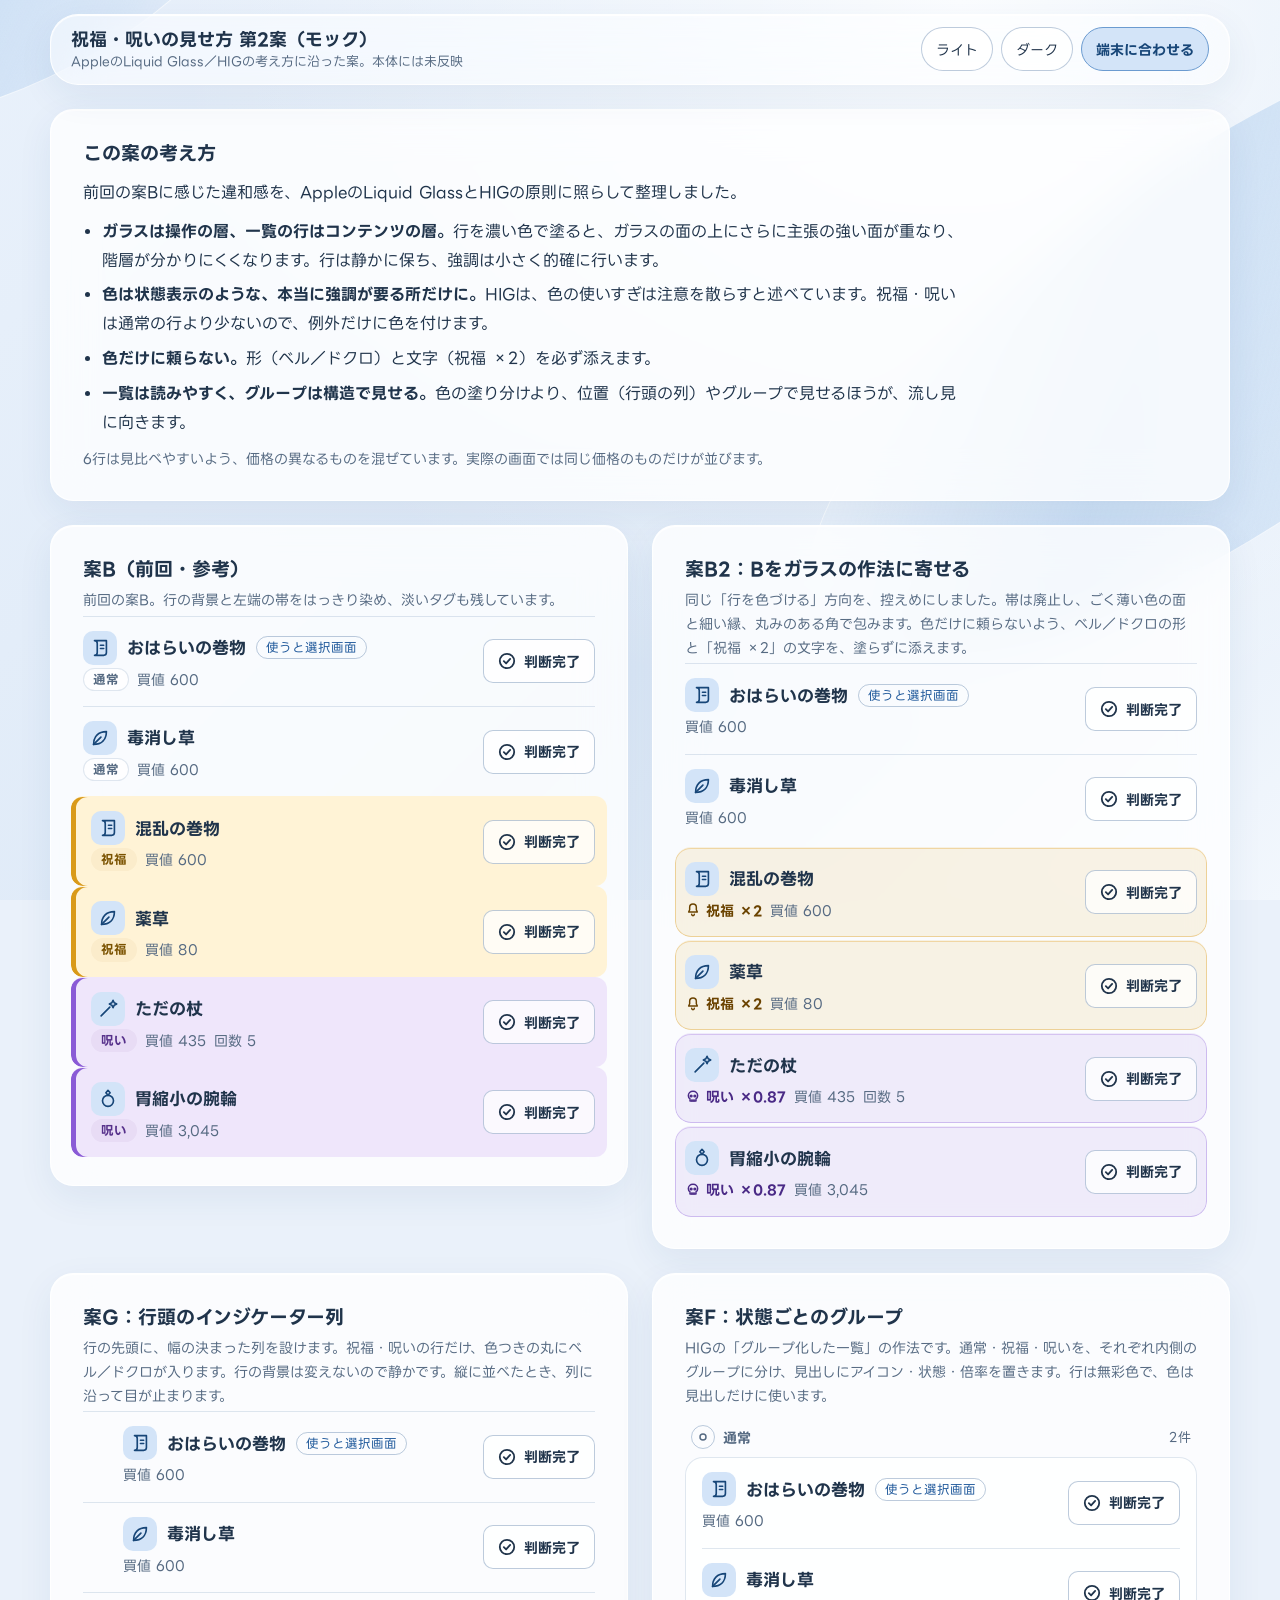
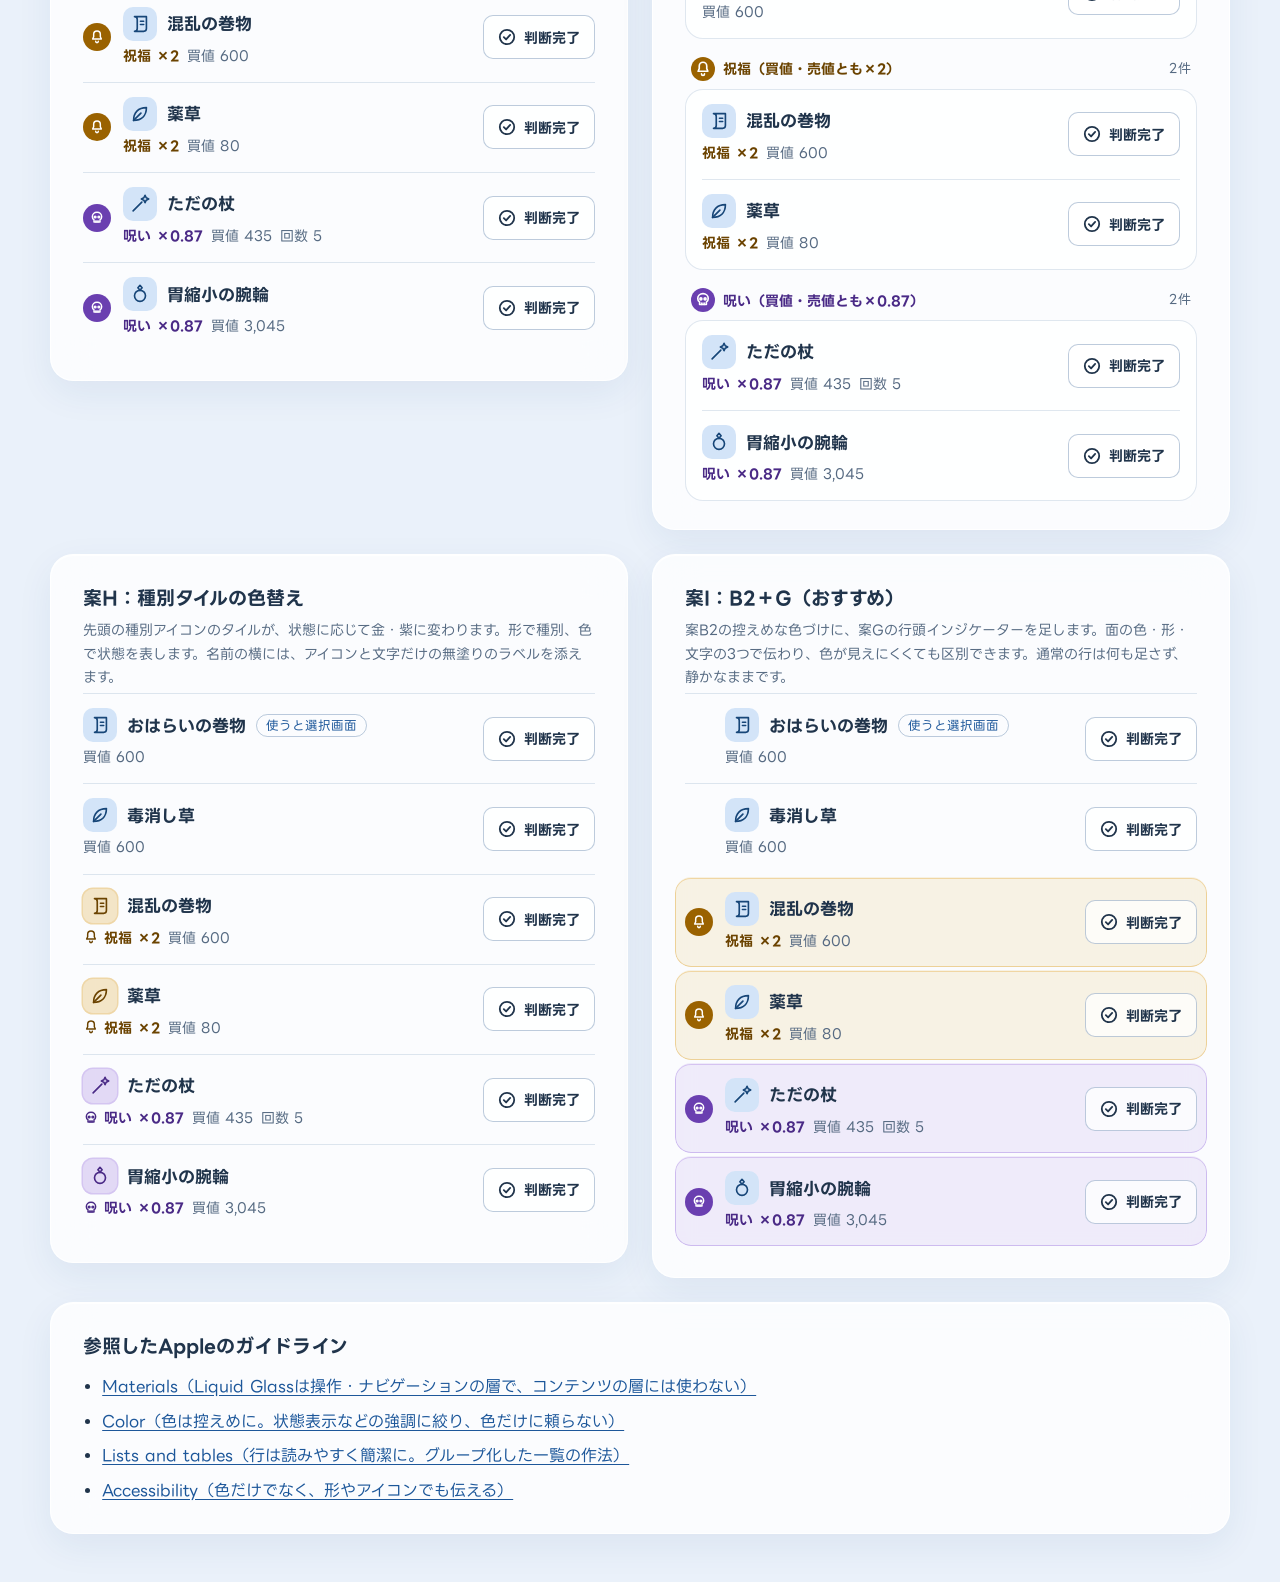
<file: mocks/state-visual-v2.html>
<!doctype html>
<html lang="ja">
<head>
<meta charset="utf-8">
<meta name="viewport" content="width=device-width, initial-scale=1, viewport-fit=cover">
<meta name="robots" content="noindex">
<title>祝福・呪いの見せ方 第2案（モック）</title>
<style>
/* Layout: 値段入力欄を上部に固定し、その下に「売値が一致」「買値が一致」の候補を並べる。配色はRose Glassの構造を青系に置き換え。 */
@font-face { font-family: "RoseGlassSeedJP"; src: url([data-uri]) format("woff2"); font-weight: 400; font-style: normal; font-display: swap; }
@font-face { font-family: "RoseGlassSeedJP"; src: url([data-uri]) format("woff2"); font-weight: 700; font-style: normal; font-display: swap; }

:root {
  --rg-bg: #eaf1fa;
  --rg-text: #20344b;
  --rg-muted: #566a82;
  --rg-accent: #2a6cb8;
  --rg-accent-text: #1d579a;
  --rg-on-accent: #ffffff;
  --rg-border: rgba(38, 84, 140, .14);
  --rg-control-border: rgba(38, 84, 140, .30);
  --rg-glass: rgba(255, 255, 255, .52);
  --rg-readable: rgba(255, 255, 255, .78);
  --rg-edge: rgba(255, 255, 255, .85);
  --rg-solid-surface: #fbfdff;
  --rg-control: rgba(255, 255, 255, .75);
  --rg-danger: #a23e52;
  --rg-chip-on-bg: #d3e4f8;
  --rg-chip-on-border: #6b9bd0;
  --rg-chip-on-text: #174678;
  --rg-hover-border: #5b8fcc;
  --rg-hover-bg: #ffffff;
  --rg-disabled-bg: #e1e8f1;
  --rg-disabled-text: #5d6e83;
  --rg-shadow: 0 12px 36px rgba(30, 70, 125, .07), inset 0 1px 1px #fff;
  --rg-dialog-bg: #f7fbff;
  --rg-backdrop: rgba(18, 32, 51, .5);
  --tag-bless-bg: #fbeccb; --tag-bless-fg: #7a5200;
  --tag-curse-bg: #e8dcf5; --tag-curse-fg: #56308a;
  --amb-bg: linear-gradient(135deg, #e9f1fb, #dde9f7 60%, #f2f7fd);
  --amb-glow: radial-gradient(ellipse at 75% 0%, #fbfdff, transparent 58%);
  --amb-orb: linear-gradient(140deg, #ffffffb0, #9cc2ea65 40%, #7fb0e425 75%, #ffffff50);
  --amb-orb-edge: #ffffffb0;
  --rg-radius-surface: 23px;
  --rg-radius-control: 10px;
  --rg-radius-pill: 999px;
  --rg-fast: 150ms;
  --rg-enter: 220ms;
}
@media (prefers-color-scheme: dark) {
  :root:not([data-theme="light"]) {
    --rg-bg: #0d1622; --rg-text: #e3ecf7; --rg-muted: #9fb2c8; --rg-accent: #4c93e0; --rg-accent-text: #86bbf2; --rg-on-accent: #07192d;
    --rg-border: rgba(160, 200, 245, .15); --rg-control-border: rgba(160, 200, 245, .32);
    --rg-glass: rgba(22, 34, 50, .55); --rg-readable: rgba(22, 34, 50, .78); --rg-edge: rgba(160, 200, 245, .18); --rg-solid-surface: #131f2f;
    --rg-control: rgba(255, 255, 255, .06); --rg-danger: #f08a9b;
    --rg-chip-on-bg: #1d3a5e; --rg-chip-on-border: #4d7fb8; --rg-chip-on-text: #cfe3fa; --rg-hover-border: #6aa0dc; --rg-hover-bg: rgba(255, 255, 255, .1);
    --rg-disabled-bg: #1c2a3b; --rg-disabled-text: #7f93aa;
    --rg-shadow: 0 12px 36px rgba(0, 0, 0, .35), inset 0 1px 1px rgba(255, 255, 255, .06);
    --rg-dialog-bg: #16243a; --rg-backdrop: rgba(0, 0, 0, .6);
    --tag-bless-bg: #4a3a14; --tag-bless-fg: #f4d68a; --tag-curse-bg: #3a2a57; --tag-curse-fg: #d9c4f5;
    --amb-bg: linear-gradient(135deg, #0b1420, #0f1d30 60%, #0c1622);
    --amb-glow: radial-gradient(ellipse at 75% 0%, #162840, transparent 58%);
    --amb-orb: linear-gradient(140deg, #6aa4e418, #3b7ac330 40%, #2a5c9a18 75%, #ffffff08);
    --amb-orb-edge: rgba(160, 200, 245, .12);
    color-scheme: dark;
  }
}
:root[data-theme="dark"] {
  --rg-bg: #0d1622; --rg-text: #e3ecf7; --rg-muted: #9fb2c8; --rg-accent: #4c93e0; --rg-accent-text: #86bbf2; --rg-on-accent: #07192d;
  --rg-border: rgba(160, 200, 245, .15); --rg-control-border: rgba(160, 200, 245, .32);
  --rg-glass: rgba(22, 34, 50, .55); --rg-readable: rgba(22, 34, 50, .78); --rg-edge: rgba(160, 200, 245, .18); --rg-solid-surface: #131f2f;
  --rg-control: rgba(255, 255, 255, .06); --rg-danger: #f08a9b;
  --rg-chip-on-bg: #1d3a5e; --rg-chip-on-border: #4d7fb8; --rg-chip-on-text: #cfe3fa; --rg-hover-border: #6aa0dc; --rg-hover-bg: rgba(255, 255, 255, .1);
  --rg-disabled-bg: #1c2a3b; --rg-disabled-text: #7f93aa;
  --rg-shadow: 0 12px 36px rgba(0, 0, 0, .35), inset 0 1px 1px rgba(255, 255, 255, .06);
  --rg-dialog-bg: #16243a; --rg-backdrop: rgba(0, 0, 0, .6);
  --tag-bless-bg: #4a3a14; --tag-bless-fg: #f4d68a; --tag-curse-bg: #3a2a57; --tag-curse-fg: #d9c4f5;
  --amb-bg: linear-gradient(135deg, #0b1420, #0f1d30 60%, #0c1622);
  --amb-glow: radial-gradient(ellipse at 75% 0%, #162840, transparent 58%);
  --amb-orb: linear-gradient(140deg, #6aa4e418, #3b7ac330 40%, #2a5c9a18 75%, #ffffff08);
  --amb-orb-edge: rgba(160, 200, 245, .12);
  color-scheme: dark;
}

body { background: var(--rg-bg); color: var(--rg-text); margin: 0; }
body::before { content: ""; position: fixed; inset: 0 0 auto; height: env(safe-area-inset-top, 0px); z-index: 20; background: var(--rg-bg); }

.rg-theme {
  min-height: 100dvh;
  padding-left: max(16px, env(safe-area-inset-left, 0px));
  padding-right: max(16px, env(safe-area-inset-right, 0px));
  padding-block: 10px 0;
  color: var(--rg-text);
  font-family: "RoseGlassSeedJP", "Hiragino Sans", "Noto Sans JP", sans-serif;
  font-synthesis: none;
  font-size: 16px;
  line-height: 1.8;
  isolation: isolate;
}
.rg-theme *, .rg-theme *::before, .rg-theme *::after { box-sizing: border-box; }
.rg-theme :where(h1, h2, h3, p, ul) { margin: 0; padding: 0; }
.rg-theme ul { list-style: none; }

.rg-page { width: min(1180px, 100%); margin-inline: auto; padding-block: 24px 48px; }
.rg-stack { display: grid; gap: var(--space-6, 24px); }
.rg-surface, .rg-nav { background: var(--rg-solid-surface); border: 1px solid var(--rg-edge); box-shadow: var(--rg-shadow); }
.rg-surface { border-radius: var(--rg-radius-surface); padding: 28px 32px; min-width: 0; }
.rg-nav { position: sticky; top: calc(env(safe-area-inset-top, 0px) + 10px); z-index: 10; width: min(1180px, 100%); margin: 0 auto; padding: 12px 20px; border-radius: 28px; display: grid; grid-template-columns: auto minmax(0, 1fr) auto; align-items: center; gap: 20px; }
.rg-brand { font-size: 18px; line-height: 1.4; font-weight: 700; }
.rg-heading { font-size: 19px; line-height: 1.6; font-weight: 700; text-wrap: balance; }
.rg-muted { color: var(--rg-muted); font-size: 14px; }
.rg-link { color: var(--rg-accent-text); text-decoration: underline; text-underline-offset: 3px; overflow-wrap: anywhere; }
.linkbtn { appearance: none; background: none; border: 0; padding: 0; margin: 0; font: inherit; color: var(--rg-accent-text); text-decoration: underline; text-underline-offset: 3px; cursor: pointer; }
.linkbtn:focus-visible, .rg-link:focus-visible { outline: 2px solid var(--rg-accent); outline-offset: 3px; border-radius: 4px; }

.rg-button { display: inline-flex; align-items: center; justify-content: center; gap: 8px; min-height: 46px; padding: 10px 18px; border: 1px solid var(--rg-control-border); border-radius: var(--rg-radius-control); background: var(--rg-control); color: var(--rg-text); font: inherit; font-size: 15px; line-height: 1.5; font-weight: 700; cursor: pointer; transition: background-color var(--rg-fast) ease, border-color var(--rg-fast) ease, transform var(--rg-fast) ease; }
.rg-button--primary { background: var(--rg-accent); color: var(--rg-on-accent); border-color: transparent; border-radius: var(--rg-radius-pill); padding-inline: 24px; box-shadow: inset 0 1px 1px #ffffff70; }
.rg-button--danger { color: var(--rg-danger); }
.rg-button:disabled { cursor: default; background: var(--rg-disabled-bg); color: var(--rg-disabled-text); border-color: transparent; box-shadow: none; }
.rg-button:focus-visible, .rg-chip:focus-visible { outline: 2px solid var(--rg-accent); outline-offset: 3px; }

.rg-input { width: 100%; min-width: 0; min-height: 48px; padding: 10px 12px; border: 1px solid var(--rg-control-border); border-radius: var(--rg-radius-control); background: var(--rg-control); color: var(--rg-text); font: inherit; font-size: 16px; line-height: 1.6; transition: border-color 160ms ease, box-shadow 160ms ease; }
.rg-input:focus-visible { outline: 2px solid var(--rg-accent); outline-offset: 3px; }
.rg-input::placeholder { color: var(--rg-muted); opacity: 1; }
.rg-visually-hidden { position: absolute; width: 1px; height: 1px; padding: 0; margin: -1px; overflow: hidden; clip-path: inset(50%); white-space: nowrap; border: 0; }

.rg-chips { display: flex; flex-wrap: wrap; gap: 8px; }
.rg-chip { display: inline-flex; align-items: center; gap: 8px; min-height: 44px; padding: 8px 14px; border: 1px solid var(--rg-control-border); border-radius: var(--rg-radius-pill); font: inherit; font-size: 14px; line-height: 1.4; background: var(--rg-control); color: var(--rg-text); cursor: pointer; transition: background-color var(--rg-fast) ease, border-color var(--rg-fast) ease; }
.rg-chip[aria-pressed="true"] { background: var(--rg-chip-on-bg); border-color: var(--rg-chip-on-border); color: var(--rg-chip-on-text); font-weight: 700; }
.chip-count { font-size: 12.5px; font-variant-numeric: tabular-nums; opacity: .85; }

/* 値段入力 */
.dock-brand { display: grid; gap: 0; min-width: 0; }
.dock-brand .rg-muted { font-size: 13px; line-height: 1.5; font-variant-numeric: tabular-nums; }
.price-wrap { position: relative; width: 100%; max-width: 460px; justify-self: center; }
.price-input { min-height: 56px; padding: 8px 128px 8px 16px; border-radius: 14px; font-size: 28px; line-height: 1.3; font-weight: 700; font-variant-numeric: tabular-nums; letter-spacing: .02em; }
.price-input::placeholder { font-size: 17px; font-weight: 400; letter-spacing: 0; }
.price-unit { position: absolute; right: 56px; top: 50%; transform: translateY(-50%); font-size: 14px; font-weight: 700; color: var(--rg-muted); pointer-events: none; }
.price-clear { position: absolute; right: 6px; top: 50%; transform: translateY(-50%); width: 44px; height: 44px; display: grid; place-items: center; border: 0; border-radius: 50%; background: transparent; color: var(--rg-muted); cursor: pointer; }
.price-clear:focus-visible { outline: 2px solid var(--rg-accent); outline-offset: 0; }
.price-clear svg { width: 20px; height: 20px; }

/* フィルター面 */
.filter-surface { display: grid; gap: 12px; padding-block: 20px; }
.status-line { min-height: 28px; display: flex; flex-wrap: wrap; gap: 4px 16px; align-items: center; }

/* 結果 */
.results-grid { display: grid; grid-template-columns: repeat(2, minmax(0, 1fr)); gap: 24px; align-items: start; }
.res-head { display: flex; flex-wrap: wrap; align-items: baseline; gap: 4px 12px; }
.res-num { font-variant-numeric: tabular-nums; color: var(--rg-accent-text); }
.res-count { font-size: 14px; font-weight: 400; color: var(--rg-muted); }
.res-sec { scroll-margin-top: 150px; }
.cat-ico { flex: none; width: 34px; height: 34px; padding: 6px; border-radius: 10px; background: var(--rg-chip-on-bg); color: var(--rg-chip-on-text); }
.cat-title .cat-ico { width: 30px; height: 30px; padding: 5px; border-radius: 9px; }
.rg-chip .cat-ico { width: 24px; height: 24px; padding: 3px; border-radius: 8px; margin-left: -6px; }
.rg-chip[aria-pressed="true"] .cat-ico { background: var(--rg-solid-surface); color: var(--rg-accent-text); }
.nm { display: inline-flex; align-items: center; gap: 10px; min-width: 0; }
.cat-title { display: flex; align-items: center; gap: 10px; margin-top: 20px; padding-bottom: 4px; font-size: 14px; line-height: 1.6; font-weight: 700; letter-spacing: .06em; color: var(--rg-accent-text); }
.cat-title:first-of-type { margin-top: 12px; }
.rg-list-row { display: grid; grid-template-columns: minmax(0, 1fr) auto; gap: 16px; align-items: center; padding: 14px 0; border-top: 1px solid var(--rg-border); }
.rg-list-row > * { min-width: 0; }
.rg-list-title { display: flex; flex-wrap: wrap; align-items: center; gap: 2px 10px; font-weight: 700; font-size: 17px; line-height: 1.6; overflow-wrap: anywhere; }
.rg-list-copy { margin-top: 2px; font-size: 14px; color: var(--rg-muted); display: grid; gap: 2px; }
.var { display: flex; flex-wrap: wrap; align-items: center; gap: 2px 8px; font-variant-numeric: tabular-nums; }
.faint { font-size: 12.5px; opacity: .9; }
.tag { display: inline-flex; align-items: center; padding: 0 9px; border-radius: 999px; font-size: 12.5px; font-weight: 700; line-height: 1.7; border: 1px solid transparent; white-space: nowrap; }
.tag-n { color: var(--rg-muted); border-color: var(--rg-border); background: var(--rg-control); }
.tag-b { color: var(--tag-bless-fg); background: var(--tag-bless-bg); }
.tag-c { color: var(--tag-curse-fg); background: var(--tag-curse-bg); }
.tag-hint { color: var(--rg-accent-text); border-color: var(--rg-control-border); font-weight: 400; }
.judge { min-height: 44px; padding: 8px 14px; font-size: 14px; white-space: nowrap; }
.judge svg { width: 18px; height: 18px; flex: none; }
.hidden-line { margin-top: 14px; padding-top: 12px; border-top: 1px dashed var(--rg-border); display: flex; flex-wrap: wrap; gap: 4px 12px; align-items: center; }
.empty-box { padding: 20px 0 8px; color: var(--rg-muted); }
.empty-box strong { color: var(--rg-text); }

.hero-empty { grid-column: 1 / -1; display: grid; gap: 16px; }
.hero-empty p { max-width: 62ch; }
.example-row { display: flex; flex-wrap: wrap; align-items: center; gap: 8px 10px; }

/* 判断済み */
.judged-box > summary { cursor: pointer; font-weight: 700; font-size: 19px; line-height: 1.6; list-style: none; display: flex; align-items: center; gap: 10px; min-height: 44px; }
.judged-box > summary::-webkit-details-marker { display: none; }
.judged-box > summary::before { content: ""; width: 8px; height: 8px; border-right: 2px solid currentColor; border-bottom: 2px solid currentColor; transform: rotate(-45deg); transition: transform var(--rg-fast) ease; }
.judged-box[open] > summary::before { transform: rotate(45deg); }
.judged-box > summary:focus-visible { outline: 2px solid var(--rg-accent); outline-offset: 3px; border-radius: 8px; }
.judged-body { margin-top: 12px; display: grid; gap: 16px; }
.judged-group { display: grid; gap: 8px; }
.judged-group .cat-title { margin-top: 0; padding-bottom: 0; }

/* 解説 */
.site-foot { padding: 4px 4px 0; text-align: center; }
.rg-document-row { display: grid; grid-template-columns: 210px minmax(0, 1fr); gap: 32px; padding: 24px 0; }
.rg-document-row:first-child { padding-top: 0; }
.rg-document-row:last-child { padding-bottom: 0; }
.rg-document-row + .rg-document-row { border-top: 1px solid var(--rg-border); }
.rg-copy { max-width: 72ch; min-width: 0; font-size: 16px; line-height: 1.95; overflow-wrap: anywhere; }
.rg-copy p + p { margin-top: 12px; }

/* ダイアログ */
.rg-dialog { width: min(520px, calc(100vw - 32px)); max-height: calc(100dvh - 40px); overflow: auto; padding: 28px; color: var(--rg-text); background: var(--rg-dialog-bg); border: 1px solid var(--rg-edge); border-radius: var(--rg-radius-surface); box-shadow: 0 20px 60px rgba(10, 30, 60, .25); font-family: inherit; font-size: 16px; line-height: 1.8; }
.rg-dialog::backdrop { background: var(--rg-backdrop); }
.rg-dialog .rg-heading { margin-bottom: 12px; }
.rg-actions { display: flex; flex-wrap: wrap; justify-content: flex-end; gap: 12px; margin-top: 24px; }

.rg-ambient { position: fixed; inset: 0; z-index: -1; overflow: hidden; pointer-events: none; background: var(--amb-glow), var(--amb-bg); }
.rg-ambient::before, .rg-ambient::after { content: ""; position: absolute; border-radius: 50%; border: 1px solid var(--amb-orb-edge); background: var(--amb-orb); }
.rg-ambient::before { width: 1000px; height: 360px; right: -450px; top: 160px; transform: rotate(-35deg); }
.rg-ambient::after { width: 550px; height: 250px; left: -280px; top: -160px; transform: rotate(-25deg); }

@supports ((backdrop-filter: blur(1px)) or (-webkit-backdrop-filter: blur(1px))) {
  .rg-surface { background: var(--rg-readable); -webkit-backdrop-filter: blur(22px); backdrop-filter: blur(22px); }
  .rg-nav { background: var(--rg-glass); -webkit-backdrop-filter: blur(24px) saturate(1.2); backdrop-filter: blur(24px) saturate(1.2); }
}
@media (prefers-reduced-transparency: reduce) {
  .rg-theme :is(.rg-surface, .rg-nav) { background: var(--rg-solid-surface); -webkit-backdrop-filter: none; backdrop-filter: none; }
}
@media (hover: hover) and (pointer: fine) {
  .rg-button:hover:not(:disabled), .rg-chip:hover { border-color: var(--rg-hover-border); background: var(--rg-hover-bg); }
  .rg-button--primary:hover:not(:disabled) { filter: brightness(1.08); }
  .rg-button:active:not(:disabled) { transform: translateY(1px); }
  .price-clear:hover { color: var(--rg-text); background: var(--rg-control); }
}
@media (prefers-reduced-motion: no-preference) {
  .rg-enter { animation: rg-enter var(--rg-enter) ease-out; }
  @keyframes rg-enter { from { opacity: 0; transform: translateY(6px); } to { opacity: 1; transform: translateY(0); } }
}
@media (prefers-reduced-motion: reduce) {
  .rg-theme *, .rg-theme *::before, .rg-theme *::after { animation: none !important; transition: none !important; scroll-behavior: auto !important; }
}
@media (min-width: 701px) {
  .rg-theme { padding-left: max(32px, env(safe-area-inset-left, 0px)); padding-right: max(32px, env(safe-area-inset-right, 0px)); padding-top: 14px; }
  .rg-nav { top: calc(env(safe-area-inset-top, 0px) + 14px); }
}
@media (max-width: 900px) {
  .results-grid { grid-template-columns: minmax(0, 1fr); }
  .rg-document-row { grid-template-columns: minmax(0, 1fr); gap: 12px; }
  .res-sec { scroll-margin-top: 170px; }
}
@media (max-width: 700px) {
  .rg-page { padding-block: 20px 32px; }
  .rg-nav { grid-template-columns: minmax(0, 1fr) auto; gap: 8px 12px; padding: 10px 14px; border-radius: 24px; }
  .price-wrap { grid-column: 1 / -1; grid-row: 2; max-width: none; }
  .rg-surface { padding: 22px 18px; }
  .filter-surface { padding-block: 18px; }
  .rg-heading { font-size: 18px; }
}
@media (forced-colors: active) {
  .rg-theme { color: CanvasText; background: Canvas; }
  .rg-ambient { display: none; }
  .rg-theme :is(.rg-surface, .rg-nav, .rg-dialog, .rg-button, .rg-input, .rg-chip) { background: Canvas; color: CanvasText; border: 1px solid ButtonBorder; box-shadow: none; backdrop-filter: none; }
}

[hidden] { display: none !important; }
:root { color-scheme: light; }

:root { --st-b-solid:#9a6200; --st-b-on:#fff; --st-b-text:#6b4300; --st-b-wash:rgba(217,154,26,.11); --st-b-wash2:rgba(217,154,26,.24); --st-b-line:rgba(217,154,26,.38);
        --st-c-solid:#6a3fb0; --st-c-on:#fff; --st-c-text:#4a2a86; --st-c-wash:rgba(138,91,214,.10); --st-c-wash2:rgba(138,91,214,.22); --st-c-line:rgba(138,91,214,.34);
        --st-n-text:#566a82; --edge-hi:rgba(255,255,255,.75);
        --old-b-tint:#fff3d6; --old-b-stripe:#d99a1a; --old-c-tint:#efe6fb; --old-c-stripe:#8a5bd6; }
@media (prefers-color-scheme: dark) { :root:not([data-theme="light"]) {
  --st-b-solid:#e8b64a; --st-b-on:#2b1d00; --st-b-text:#f4d68a; --st-b-wash:rgba(232,182,74,.12); --st-b-wash2:rgba(232,182,74,.26); --st-b-line:rgba(232,182,74,.38);
  --st-c-solid:#a98be6; --st-c-on:#1d1033; --st-c-text:#d9c4f5; --st-c-wash:rgba(169,139,230,.15); --st-c-wash2:rgba(169,139,230,.28); --st-c-line:rgba(169,139,230,.40);
  --st-n-text:#9fb2c8; --edge-hi:rgba(255,255,255,.09);
  --old-b-tint:rgba(232,182,74,.14); --old-b-stripe:#e8b64a; --old-c-tint:rgba(169,139,230,.16); --old-c-stripe:#a98be6; } }
:root[data-theme="dark"] {
  --st-b-solid:#e8b64a; --st-b-on:#2b1d00; --st-b-text:#f4d68a; --st-b-wash:rgba(232,182,74,.12); --st-b-wash2:rgba(232,182,74,.26); --st-b-line:rgba(232,182,74,.38);
  --st-c-solid:#a98be6; --st-c-on:#1d1033; --st-c-text:#d9c4f5; --st-c-wash:rgba(169,139,230,.15); --st-c-wash2:rgba(169,139,230,.28); --st-c-line:rgba(169,139,230,.40);
  --st-n-text:#9fb2c8; --edge-hi:rgba(255,255,255,.09);
  --old-b-tint:rgba(232,182,74,.14); --old-b-stripe:#e8b64a; --old-c-tint:rgba(169,139,230,.16); --old-c-stripe:#a98be6; }
@media (prefers-contrast: more) { :root { --st-b-line:rgba(154,98,0,.85); --st-c-line:rgba(106,63,176,.85); } }

.mock-note { display: grid; gap: 10px; }
.mock-note p, .mock-note li { max-width: 72ch; }
.mock-note ul { display: grid; gap: 6px; padding-left: 1.2em !important; list-style: disc !important; }
.mock-theme { display: flex; flex-wrap: wrap; gap: 8px; }
.idea-head { display: grid; gap: 4px; margin-bottom: 4px; }
.idea-head p { font-size: 14px; color: var(--rg-muted); line-height: 1.7; }

/* 共通部品 */
.st-text { display: inline-flex; align-items: center; gap: 5px; font-size: 14px; font-weight: 700; }
.st-text-b { color: var(--st-b-text); } .st-text-c { color: var(--st-c-text); }
.st-glyph { width: 16px; height: 16px; stroke-width: 2.2; flex: none; }
.gut { width: 28px; height: 28px; border-radius: 50%; display: grid; place-items: center; flex: none; }
.gut svg { width: 16px; height: 16px; stroke-width: 2.2; }
.gut-b { background: var(--st-b-solid); color: var(--st-b-on); }
.gut-c { background: var(--st-c-solid); color: var(--st-c-on); }

/* B（前回） */
.idea-B .rg-list-row.st-b { background: var(--old-b-tint); box-shadow: inset 5px 0 0 var(--old-b-stripe); }
.idea-B .rg-list-row.st-c { background: var(--old-c-tint); box-shadow: inset 5px 0 0 var(--old-c-stripe); }
.idea-B .rg-list-row.st-b, .idea-B .rg-list-row.st-c { margin-inline: -12px; padding-inline: 20px 12px; border-top-color: transparent; border-radius: 12px; }

/* B2 / I : 薄い面＋細い縁＋丸み */
.idea-B2 .rg-list-row.st-b, .idea-I .rg-list-row.st-b { background: var(--st-b-wash); box-shadow: inset 0 0 0 1px var(--st-b-line), inset 0 1px 0 var(--edge-hi); }
.idea-B2 .rg-list-row.st-c, .idea-I .rg-list-row.st-c { background: var(--st-c-wash); box-shadow: inset 0 0 0 1px var(--st-c-line), inset 0 1px 0 var(--edge-hi); }
.idea-B2 .rg-list-row.st-b, .idea-B2 .rg-list-row.st-c, .idea-I .rg-list-row.st-b, .idea-I .rg-list-row.st-c { margin: 3px -10px; padding-inline: 10px; border-top-color: transparent; border-radius: 16px; }
.idea-B2 .rg-list-row.st-b + .rg-list-row, .idea-B2 .rg-list-row.st-c + .rg-list-row,
.idea-I .rg-list-row.st-b + .rg-list-row, .idea-I .rg-list-row.st-c + .rg-list-row { border-top-color: transparent; }

/* G / I : 行頭のインジケーター列 */
.idea-G .rg-list-row, .idea-I .rg-list-row { grid-template-columns: 28px minmax(0, 1fr) auto; gap: 12px; }

/* F : グループ */
.grps { display: grid; gap: 4px; }
.grp { margin-top: 14px; }
.grp-head { display: flex; align-items: center; gap: 8px; padding: 0 6px 8px; font-size: 14px; font-weight: 700; line-height: 1.5; }
.grp-head .n { margin-left: auto; font-weight: 400; color: var(--rg-muted); font-size: 13px; }
.grp-glyph { width: 24px; height: 24px; padding: 3px; border-radius: 50%; stroke-width: 2.2; flex: none; }
.grp-n .grp-head { color: var(--st-n-text); } .grp-n .grp-glyph { border: 1.5px solid var(--rg-control-border); }
.grp-b .grp-head { color: var(--st-b-text); } .grp-b .grp-glyph { background: var(--st-b-solid); color: var(--st-b-on); }
.grp-c .grp-head { color: var(--st-c-text); } .grp-c .grp-glyph { background: var(--st-c-solid); color: var(--st-c-on); }
.grp-rows { background: var(--rg-control); border: 1px solid var(--rg-border); border-radius: 18px; padding: 0 16px; }
.grp-rows .rg-list-row:first-child { border-top: 0; }

/* H : タイルの色替え */
.idea-H .rg-list-row.st-b .cat-ico { background: var(--st-b-wash2); color: var(--st-b-text); box-shadow: 0 0 0 1.5px var(--st-b-line); }
.idea-H .rg-list-row.st-c .cat-ico { background: var(--st-c-wash2); color: var(--st-c-text); box-shadow: 0 0 0 1.5px var(--st-c-line); }
</style>
</head>
<body>
<div class="rg-theme"><div class="rg-ambient" aria-hidden="true"></div>
<header class="rg-nav"><div class="dock-brand"><h1 class="rg-brand">祝福・呪いの見せ方 第2案（モック）</h1><span class="rg-muted">AppleのLiquid Glass／HIGの考え方に沿った案。本体には未反映</span></div><span></span>
<div class="mock-theme" role="group" aria-label="表示テーマ"><button class="rg-chip" type="button" data-theme-set="light">ライト</button><button class="rg-chip" type="button" data-theme-set="dark">ダーク</button><button class="rg-chip" type="button" data-theme-set="" aria-pressed="true">端末に合わせる</button></div></header>
<main class="rg-page rg-stack">
<section class="rg-surface mock-note"><h2 class="rg-heading">この案の考え方</h2><p>前回の案Bに感じた違和感を、AppleのLiquid GlassとHIGの原則に照らして整理しました。</p><ul><li><strong>ガラスは操作の層、一覧の行はコンテンツの層。</strong>行を濃い色で塗ると、ガラスの面の上にさらに主張の強い面が重なり、階層が分かりにくくなります。行は静かに保ち、強調は小さく的確に行います。</li><li><strong>色は状態表示のような、本当に強調が要る所だけに。</strong>HIGは、色の使いすぎは注意を散らすと述べています。祝福・呪いは通常の行より少ないので、例外だけに色を付けます。</li><li><strong>色だけに頼らない。</strong>形（ベル／ドクロ）と文字（祝福 ×2）を必ず添えます。</li><li><strong>一覧は読みやすく、グループは構造で見せる。</strong>色の塗り分けより、位置（行頭の列）やグループで見せるほうが、流し見に向きます。</li></ul><p class="rg-muted">6行は見比べやすいよう、価格の異なるものを混ぜています。実際の画面では同じ価格のものだけが並びます。</p></section>
<div class="results-grid">
<section class="rg-surface idea-B"><div class="idea-head"><h2 class="rg-heading">案B（前回・参考）</h2><p>前回の案B。行の背景と左端の帯をはっきり染め、淡いタグも残しています。</p></div><ul><li class="rg-list-row st-n"><div><p class="rg-list-title"><span class="nm"><svg class="cat-ico" viewBox="0 0 24 24" fill="none" stroke="currentColor" stroke-width="1.8" stroke-linecap="round" stroke-linejoin="round" aria-hidden="true"><path d="M8 4h11v13a3 3 0 0 1-3 3H6a3 3 0 0 0 3-3V7a3 3 0 0 0-3-3h2z"/><path d="M12.5 9H16M12.5 12.5H16"/></svg><span>おはらいの巻物</span></span><span class="tag tag-hint">使うと選択画面</span></p><div class="rg-list-copy"><span class="var"><span class="tag tag-n">通常</span><span>買値 600</span></span></div></div><button class="rg-button judge" type="button"><svg viewBox="0 0 20 20" fill="none" stroke="currentColor" stroke-width="2" stroke-linecap="round" stroke-linejoin="round" aria-hidden="true"><circle cx="10" cy="10" r="8"/><path d="M6.5 10.2l2.5 2.5 4.5-5"/></svg>判断完了</button></li><li class="rg-list-row st-n"><div><p class="rg-list-title"><span class="nm"><svg class="cat-ico" viewBox="0 0 24 24" fill="none" stroke="currentColor" stroke-width="1.8" stroke-linecap="round" stroke-linejoin="round" aria-hidden="true"><path d="M5 19c0-8.5 5-14 14-14 0 9-5.5 14-14 14z"/><path d="M5 19l8-8"/></svg><span>毒消し草</span></span></p><div class="rg-list-copy"><span class="var"><span class="tag tag-n">通常</span><span>買値 600</span></span></div></div><button class="rg-button judge" type="button"><svg viewBox="0 0 20 20" fill="none" stroke="currentColor" stroke-width="2" stroke-linecap="round" stroke-linejoin="round" aria-hidden="true"><circle cx="10" cy="10" r="8"/><path d="M6.5 10.2l2.5 2.5 4.5-5"/></svg>判断完了</button></li><li class="rg-list-row st-b"><div><p class="rg-list-title"><span class="nm"><svg class="cat-ico" viewBox="0 0 24 24" fill="none" stroke="currentColor" stroke-width="1.8" stroke-linecap="round" stroke-linejoin="round" aria-hidden="true"><path d="M8 4h11v13a3 3 0 0 1-3 3H6a3 3 0 0 0 3-3V7a3 3 0 0 0-3-3h2z"/><path d="M12.5 9H16M12.5 12.5H16"/></svg><span>混乱の巻物</span></span></p><div class="rg-list-copy"><span class="var"><span class="tag tag-b">祝福</span><span>買値 600</span></span></div></div><button class="rg-button judge" type="button"><svg viewBox="0 0 20 20" fill="none" stroke="currentColor" stroke-width="2" stroke-linecap="round" stroke-linejoin="round" aria-hidden="true"><circle cx="10" cy="10" r="8"/><path d="M6.5 10.2l2.5 2.5 4.5-5"/></svg>判断完了</button></li><li class="rg-list-row st-b"><div><p class="rg-list-title"><span class="nm"><svg class="cat-ico" viewBox="0 0 24 24" fill="none" stroke="currentColor" stroke-width="1.8" stroke-linecap="round" stroke-linejoin="round" aria-hidden="true"><path d="M5 19c0-8.5 5-14 14-14 0 9-5.5 14-14 14z"/><path d="M5 19l8-8"/></svg><span>薬草</span></span></p><div class="rg-list-copy"><span class="var"><span class="tag tag-b">祝福</span><span>買値 80</span></span></div></div><button class="rg-button judge" type="button"><svg viewBox="0 0 20 20" fill="none" stroke="currentColor" stroke-width="2" stroke-linecap="round" stroke-linejoin="round" aria-hidden="true"><circle cx="10" cy="10" r="8"/><path d="M6.5 10.2l2.5 2.5 4.5-5"/></svg>判断完了</button></li><li class="rg-list-row st-c"><div><p class="rg-list-title"><span class="nm"><svg class="cat-ico" viewBox="0 0 24 24" fill="none" stroke="currentColor" stroke-width="1.8" stroke-linecap="round" stroke-linejoin="round" aria-hidden="true"><path d="M4.5 19.5L14 10"/><path d="M17.5 2.5l1.3 2.7 2.7 1.3-2.7 1.3-1.3 2.7-1.3-2.7-2.7-1.3 2.7-1.3z"/></svg><span>ただの杖</span></span></p><div class="rg-list-copy"><span class="var"><span class="tag tag-c">呪い</span><span>買値 435</span><span>回数 5</span></span></div></div><button class="rg-button judge" type="button"><svg viewBox="0 0 20 20" fill="none" stroke="currentColor" stroke-width="2" stroke-linecap="round" stroke-linejoin="round" aria-hidden="true"><circle cx="10" cy="10" r="8"/><path d="M6.5 10.2l2.5 2.5 4.5-5"/></svg>判断完了</button></li><li class="rg-list-row st-c"><div><p class="rg-list-title"><span class="nm"><svg class="cat-ico" viewBox="0 0 24 24" fill="none" stroke="currentColor" stroke-width="1.8" stroke-linecap="round" stroke-linejoin="round" aria-hidden="true"><circle cx="12" cy="14" r="6"/><path d="M12 2.5l2.3 2.7L12 8 9.7 5.2z"/></svg><span>胃縮小の腕輪</span></span></p><div class="rg-list-copy"><span class="var"><span class="tag tag-c">呪い</span><span>買値 3,045</span></span></div></div><button class="rg-button judge" type="button"><svg viewBox="0 0 20 20" fill="none" stroke="currentColor" stroke-width="2" stroke-linecap="round" stroke-linejoin="round" aria-hidden="true"><circle cx="10" cy="10" r="8"/><path d="M6.5 10.2l2.5 2.5 4.5-5"/></svg>判断完了</button></li></ul></section>
<section class="rg-surface idea-B2"><div class="idea-head"><h2 class="rg-heading">案B2：Bをガラスの作法に寄せる</h2><p>同じ「行を色づける」方向を、控えめにしました。帯は廃止し、ごく薄い色の面と細い縁、丸みのある角で包みます。色だけに頼らないよう、ベル／ドクロの形と「祝福 ×2」の文字を、塗らずに添えます。</p></div><ul><li class="rg-list-row st-n"><div><p class="rg-list-title"><span class="nm"><svg class="cat-ico" viewBox="0 0 24 24" fill="none" stroke="currentColor" stroke-width="1.8" stroke-linecap="round" stroke-linejoin="round" aria-hidden="true"><path d="M8 4h11v13a3 3 0 0 1-3 3H6a3 3 0 0 0 3-3V7a3 3 0 0 0-3-3h2z"/><path d="M12.5 9H16M12.5 12.5H16"/></svg><span>おはらいの巻物</span></span><span class="tag tag-hint">使うと選択画面</span></p><div class="rg-list-copy"><span class="var"><span>買値 600</span></span></div></div><button class="rg-button judge" type="button"><svg viewBox="0 0 20 20" fill="none" stroke="currentColor" stroke-width="2" stroke-linecap="round" stroke-linejoin="round" aria-hidden="true"><circle cx="10" cy="10" r="8"/><path d="M6.5 10.2l2.5 2.5 4.5-5"/></svg>判断完了</button></li><li class="rg-list-row st-n"><div><p class="rg-list-title"><span class="nm"><svg class="cat-ico" viewBox="0 0 24 24" fill="none" stroke="currentColor" stroke-width="1.8" stroke-linecap="round" stroke-linejoin="round" aria-hidden="true"><path d="M5 19c0-8.5 5-14 14-14 0 9-5.5 14-14 14z"/><path d="M5 19l8-8"/></svg><span>毒消し草</span></span></p><div class="rg-list-copy"><span class="var"><span>買値 600</span></span></div></div><button class="rg-button judge" type="button"><svg viewBox="0 0 20 20" fill="none" stroke="currentColor" stroke-width="2" stroke-linecap="round" stroke-linejoin="round" aria-hidden="true"><circle cx="10" cy="10" r="8"/><path d="M6.5 10.2l2.5 2.5 4.5-5"/></svg>判断完了</button></li><li class="rg-list-row st-b"><div><p class="rg-list-title"><span class="nm"><svg class="cat-ico" viewBox="0 0 24 24" fill="none" stroke="currentColor" stroke-width="1.8" stroke-linecap="round" stroke-linejoin="round" aria-hidden="true"><path d="M8 4h11v13a3 3 0 0 1-3 3H6a3 3 0 0 0 3-3V7a3 3 0 0 0-3-3h2z"/><path d="M12.5 9H16M12.5 12.5H16"/></svg><span>混乱の巻物</span></span></p><div class="rg-list-copy"><span class="var"><span class="st-text st-text-b"><svg class="st-glyph" viewBox="0 0 24 24" fill="none" stroke="currentColor" stroke-width="1.8" stroke-linecap="round" stroke-linejoin="round" aria-hidden="true"><path d="M12 3a5 5 0 0 0-5 5v3.5L5.5 15h13L17 11.5V8a5 5 0 0 0-5-5z"/><path d="M10 18.5a2 2 0 0 0 4 0"/></svg>祝福 ×2</span><span>買値 600</span></span></div></div><button class="rg-button judge" type="button"><svg viewBox="0 0 20 20" fill="none" stroke="currentColor" stroke-width="2" stroke-linecap="round" stroke-linejoin="round" aria-hidden="true"><circle cx="10" cy="10" r="8"/><path d="M6.5 10.2l2.5 2.5 4.5-5"/></svg>判断完了</button></li><li class="rg-list-row st-b"><div><p class="rg-list-title"><span class="nm"><svg class="cat-ico" viewBox="0 0 24 24" fill="none" stroke="currentColor" stroke-width="1.8" stroke-linecap="round" stroke-linejoin="round" aria-hidden="true"><path d="M5 19c0-8.5 5-14 14-14 0 9-5.5 14-14 14z"/><path d="M5 19l8-8"/></svg><span>薬草</span></span></p><div class="rg-list-copy"><span class="var"><span class="st-text st-text-b"><svg class="st-glyph" viewBox="0 0 24 24" fill="none" stroke="currentColor" stroke-width="1.8" stroke-linecap="round" stroke-linejoin="round" aria-hidden="true"><path d="M12 3a5 5 0 0 0-5 5v3.5L5.5 15h13L17 11.5V8a5 5 0 0 0-5-5z"/><path d="M10 18.5a2 2 0 0 0 4 0"/></svg>祝福 ×2</span><span>買値 80</span></span></div></div><button class="rg-button judge" type="button"><svg viewBox="0 0 20 20" fill="none" stroke="currentColor" stroke-width="2" stroke-linecap="round" stroke-linejoin="round" aria-hidden="true"><circle cx="10" cy="10" r="8"/><path d="M6.5 10.2l2.5 2.5 4.5-5"/></svg>判断完了</button></li><li class="rg-list-row st-c"><div><p class="rg-list-title"><span class="nm"><svg class="cat-ico" viewBox="0 0 24 24" fill="none" stroke="currentColor" stroke-width="1.8" stroke-linecap="round" stroke-linejoin="round" aria-hidden="true"><path d="M4.5 19.5L14 10"/><path d="M17.5 2.5l1.3 2.7 2.7 1.3-2.7 1.3-1.3 2.7-1.3-2.7-2.7-1.3 2.7-1.3z"/></svg><span>ただの杖</span></span></p><div class="rg-list-copy"><span class="var"><span class="st-text st-text-c"><svg class="st-glyph" viewBox="0 0 24 24" fill="none" stroke="currentColor" stroke-width="1.8" stroke-linecap="round" stroke-linejoin="round" aria-hidden="true"><path d="M12 3.5c-4 0-7 2.8-7 6.5 0 2.2 1 3.8 2.5 4.8V18h9v-3.2C18 13.8 19 12.2 19 10c0-3.7-3-6.5-7-6.5z"/><circle cx="9.2" cy="10.5" r="1.3"/><circle cx="14.8" cy="10.5" r="1.3"/><path d="M10.5 18v-2M13.5 18v-2"/></svg>呪い ×0.87</span><span>買値 435</span><span>回数 5</span></span></div></div><button class="rg-button judge" type="button"><svg viewBox="0 0 20 20" fill="none" stroke="currentColor" stroke-width="2" stroke-linecap="round" stroke-linejoin="round" aria-hidden="true"><circle cx="10" cy="10" r="8"/><path d="M6.5 10.2l2.5 2.5 4.5-5"/></svg>判断完了</button></li><li class="rg-list-row st-c"><div><p class="rg-list-title"><span class="nm"><svg class="cat-ico" viewBox="0 0 24 24" fill="none" stroke="currentColor" stroke-width="1.8" stroke-linecap="round" stroke-linejoin="round" aria-hidden="true"><circle cx="12" cy="14" r="6"/><path d="M12 2.5l2.3 2.7L12 8 9.7 5.2z"/></svg><span>胃縮小の腕輪</span></span></p><div class="rg-list-copy"><span class="var"><span class="st-text st-text-c"><svg class="st-glyph" viewBox="0 0 24 24" fill="none" stroke="currentColor" stroke-width="1.8" stroke-linecap="round" stroke-linejoin="round" aria-hidden="true"><path d="M12 3.5c-4 0-7 2.8-7 6.5 0 2.2 1 3.8 2.5 4.8V18h9v-3.2C18 13.8 19 12.2 19 10c0-3.7-3-6.5-7-6.5z"/><circle cx="9.2" cy="10.5" r="1.3"/><circle cx="14.8" cy="10.5" r="1.3"/><path d="M10.5 18v-2M13.5 18v-2"/></svg>呪い ×0.87</span><span>買値 3,045</span></span></div></div><button class="rg-button judge" type="button"><svg viewBox="0 0 20 20" fill="none" stroke="currentColor" stroke-width="2" stroke-linecap="round" stroke-linejoin="round" aria-hidden="true"><circle cx="10" cy="10" r="8"/><path d="M6.5 10.2l2.5 2.5 4.5-5"/></svg>判断完了</button></li></ul></section>
<section class="rg-surface idea-G"><div class="idea-head"><h2 class="rg-heading">案G：行頭のインジケーター列</h2><p>行の先頭に、幅の決まった列を設けます。祝福・呪いの行だけ、色つきの丸にベル／ドクロが入ります。行の背景は変えないので静かです。縦に並べたとき、列に沿って目が止まります。</p></div><ul><li class="rg-list-row st-n"><span class="gut" aria-hidden="true"></span><div><p class="rg-list-title"><span class="nm"><svg class="cat-ico" viewBox="0 0 24 24" fill="none" stroke="currentColor" stroke-width="1.8" stroke-linecap="round" stroke-linejoin="round" aria-hidden="true"><path d="M8 4h11v13a3 3 0 0 1-3 3H6a3 3 0 0 0 3-3V7a3 3 0 0 0-3-3h2z"/><path d="M12.5 9H16M12.5 12.5H16"/></svg><span>おはらいの巻物</span></span><span class="tag tag-hint">使うと選択画面</span></p><div class="rg-list-copy"><span class="var"><span>買値 600</span></span></div></div><button class="rg-button judge" type="button"><svg viewBox="0 0 20 20" fill="none" stroke="currentColor" stroke-width="2" stroke-linecap="round" stroke-linejoin="round" aria-hidden="true"><circle cx="10" cy="10" r="8"/><path d="M6.5 10.2l2.5 2.5 4.5-5"/></svg>判断完了</button></li><li class="rg-list-row st-n"><span class="gut" aria-hidden="true"></span><div><p class="rg-list-title"><span class="nm"><svg class="cat-ico" viewBox="0 0 24 24" fill="none" stroke="currentColor" stroke-width="1.8" stroke-linecap="round" stroke-linejoin="round" aria-hidden="true"><path d="M5 19c0-8.5 5-14 14-14 0 9-5.5 14-14 14z"/><path d="M5 19l8-8"/></svg><span>毒消し草</span></span></p><div class="rg-list-copy"><span class="var"><span>買値 600</span></span></div></div><button class="rg-button judge" type="button"><svg viewBox="0 0 20 20" fill="none" stroke="currentColor" stroke-width="2" stroke-linecap="round" stroke-linejoin="round" aria-hidden="true"><circle cx="10" cy="10" r="8"/><path d="M6.5 10.2l2.5 2.5 4.5-5"/></svg>判断完了</button></li><li class="rg-list-row st-b"><span class="gut gut-b"><svg class="" viewBox="0 0 24 24" fill="none" stroke="currentColor" stroke-width="1.8" stroke-linecap="round" stroke-linejoin="round" aria-hidden="true"><path d="M12 3a5 5 0 0 0-5 5v3.5L5.5 15h13L17 11.5V8a5 5 0 0 0-5-5z"/><path d="M10 18.5a2 2 0 0 0 4 0"/></svg></span><div><p class="rg-list-title"><span class="nm"><svg class="cat-ico" viewBox="0 0 24 24" fill="none" stroke="currentColor" stroke-width="1.8" stroke-linecap="round" stroke-linejoin="round" aria-hidden="true"><path d="M8 4h11v13a3 3 0 0 1-3 3H6a3 3 0 0 0 3-3V7a3 3 0 0 0-3-3h2z"/><path d="M12.5 9H16M12.5 12.5H16"/></svg><span>混乱の巻物</span></span></p><div class="rg-list-copy"><span class="var"><span class="st-text st-text-b">祝福 ×2</span><span>買値 600</span></span></div></div><button class="rg-button judge" type="button"><svg viewBox="0 0 20 20" fill="none" stroke="currentColor" stroke-width="2" stroke-linecap="round" stroke-linejoin="round" aria-hidden="true"><circle cx="10" cy="10" r="8"/><path d="M6.5 10.2l2.5 2.5 4.5-5"/></svg>判断完了</button></li><li class="rg-list-row st-b"><span class="gut gut-b"><svg class="" viewBox="0 0 24 24" fill="none" stroke="currentColor" stroke-width="1.8" stroke-linecap="round" stroke-linejoin="round" aria-hidden="true"><path d="M12 3a5 5 0 0 0-5 5v3.5L5.5 15h13L17 11.5V8a5 5 0 0 0-5-5z"/><path d="M10 18.5a2 2 0 0 0 4 0"/></svg></span><div><p class="rg-list-title"><span class="nm"><svg class="cat-ico" viewBox="0 0 24 24" fill="none" stroke="currentColor" stroke-width="1.8" stroke-linecap="round" stroke-linejoin="round" aria-hidden="true"><path d="M5 19c0-8.5 5-14 14-14 0 9-5.5 14-14 14z"/><path d="M5 19l8-8"/></svg><span>薬草</span></span></p><div class="rg-list-copy"><span class="var"><span class="st-text st-text-b">祝福 ×2</span><span>買値 80</span></span></div></div><button class="rg-button judge" type="button"><svg viewBox="0 0 20 20" fill="none" stroke="currentColor" stroke-width="2" stroke-linecap="round" stroke-linejoin="round" aria-hidden="true"><circle cx="10" cy="10" r="8"/><path d="M6.5 10.2l2.5 2.5 4.5-5"/></svg>判断完了</button></li><li class="rg-list-row st-c"><span class="gut gut-c"><svg class="" viewBox="0 0 24 24" fill="none" stroke="currentColor" stroke-width="1.8" stroke-linecap="round" stroke-linejoin="round" aria-hidden="true"><path d="M12 3.5c-4 0-7 2.8-7 6.5 0 2.2 1 3.8 2.5 4.8V18h9v-3.2C18 13.8 19 12.2 19 10c0-3.7-3-6.5-7-6.5z"/><circle cx="9.2" cy="10.5" r="1.3"/><circle cx="14.8" cy="10.5" r="1.3"/><path d="M10.5 18v-2M13.5 18v-2"/></svg></span><div><p class="rg-list-title"><span class="nm"><svg class="cat-ico" viewBox="0 0 24 24" fill="none" stroke="currentColor" stroke-width="1.8" stroke-linecap="round" stroke-linejoin="round" aria-hidden="true"><path d="M4.5 19.5L14 10"/><path d="M17.5 2.5l1.3 2.7 2.7 1.3-2.7 1.3-1.3 2.7-1.3-2.7-2.7-1.3 2.7-1.3z"/></svg><span>ただの杖</span></span></p><div class="rg-list-copy"><span class="var"><span class="st-text st-text-c">呪い ×0.87</span><span>買値 435</span><span>回数 5</span></span></div></div><button class="rg-button judge" type="button"><svg viewBox="0 0 20 20" fill="none" stroke="currentColor" stroke-width="2" stroke-linecap="round" stroke-linejoin="round" aria-hidden="true"><circle cx="10" cy="10" r="8"/><path d="M6.5 10.2l2.5 2.5 4.5-5"/></svg>判断完了</button></li><li class="rg-list-row st-c"><span class="gut gut-c"><svg class="" viewBox="0 0 24 24" fill="none" stroke="currentColor" stroke-width="1.8" stroke-linecap="round" stroke-linejoin="round" aria-hidden="true"><path d="M12 3.5c-4 0-7 2.8-7 6.5 0 2.2 1 3.8 2.5 4.8V18h9v-3.2C18 13.8 19 12.2 19 10c0-3.7-3-6.5-7-6.5z"/><circle cx="9.2" cy="10.5" r="1.3"/><circle cx="14.8" cy="10.5" r="1.3"/><path d="M10.5 18v-2M13.5 18v-2"/></svg></span><div><p class="rg-list-title"><span class="nm"><svg class="cat-ico" viewBox="0 0 24 24" fill="none" stroke="currentColor" stroke-width="1.8" stroke-linecap="round" stroke-linejoin="round" aria-hidden="true"><circle cx="12" cy="14" r="6"/><path d="M12 2.5l2.3 2.7L12 8 9.7 5.2z"/></svg><span>胃縮小の腕輪</span></span></p><div class="rg-list-copy"><span class="var"><span class="st-text st-text-c">呪い ×0.87</span><span>買値 3,045</span></span></div></div><button class="rg-button judge" type="button"><svg viewBox="0 0 20 20" fill="none" stroke="currentColor" stroke-width="2" stroke-linecap="round" stroke-linejoin="round" aria-hidden="true"><circle cx="10" cy="10" r="8"/><path d="M6.5 10.2l2.5 2.5 4.5-5"/></svg>判断完了</button></li></ul></section>
<section class="rg-surface idea-F"><div class="idea-head"><h2 class="rg-heading">案F：状態ごとのグループ</h2><p>HIGの「グループ化した一覧」の作法です。通常・祝福・呪いを、それぞれ内側のグループに分け、見出しにアイコン・状態・倍率を置きます。行は無彩色で、色は見出しだけに使います。</p></div><div class="grps"><section class="grp grp-n"><h3 class="grp-head"><svg class="grp-glyph" viewBox="0 0 24 24" fill="none" stroke="currentColor" stroke-width="1.8" stroke-linecap="round" stroke-linejoin="round" aria-hidden="true"><circle cx="12" cy="12" r="4.5"/></svg><span>通常</span><span class="n">2件</span></h3><ul class="grp-rows"><li class="rg-list-row st-n"><div><p class="rg-list-title"><span class="nm"><svg class="cat-ico" viewBox="0 0 24 24" fill="none" stroke="currentColor" stroke-width="1.8" stroke-linecap="round" stroke-linejoin="round" aria-hidden="true"><path d="M8 4h11v13a3 3 0 0 1-3 3H6a3 3 0 0 0 3-3V7a3 3 0 0 0-3-3h2z"/><path d="M12.5 9H16M12.5 12.5H16"/></svg><span>おはらいの巻物</span></span><span class="tag tag-hint">使うと選択画面</span></p><div class="rg-list-copy"><span class="var"><span>買値 600</span></span></div></div><button class="rg-button judge" type="button"><svg viewBox="0 0 20 20" fill="none" stroke="currentColor" stroke-width="2" stroke-linecap="round" stroke-linejoin="round" aria-hidden="true"><circle cx="10" cy="10" r="8"/><path d="M6.5 10.2l2.5 2.5 4.5-5"/></svg>判断完了</button></li><li class="rg-list-row st-n"><div><p class="rg-list-title"><span class="nm"><svg class="cat-ico" viewBox="0 0 24 24" fill="none" stroke="currentColor" stroke-width="1.8" stroke-linecap="round" stroke-linejoin="round" aria-hidden="true"><path d="M5 19c0-8.5 5-14 14-14 0 9-5.5 14-14 14z"/><path d="M5 19l8-8"/></svg><span>毒消し草</span></span></p><div class="rg-list-copy"><span class="var"><span>買値 600</span></span></div></div><button class="rg-button judge" type="button"><svg viewBox="0 0 20 20" fill="none" stroke="currentColor" stroke-width="2" stroke-linecap="round" stroke-linejoin="round" aria-hidden="true"><circle cx="10" cy="10" r="8"/><path d="M6.5 10.2l2.5 2.5 4.5-5"/></svg>判断完了</button></li></ul></section><section class="grp grp-b"><h3 class="grp-head"><svg class="grp-glyph" viewBox="0 0 24 24" fill="none" stroke="currentColor" stroke-width="1.8" stroke-linecap="round" stroke-linejoin="round" aria-hidden="true"><path d="M12 3a5 5 0 0 0-5 5v3.5L5.5 15h13L17 11.5V8a5 5 0 0 0-5-5z"/><path d="M10 18.5a2 2 0 0 0 4 0"/></svg><span>祝福（買値・売値とも×2）</span><span class="n">2件</span></h3><ul class="grp-rows"><li class="rg-list-row st-b"><div><p class="rg-list-title"><span class="nm"><svg class="cat-ico" viewBox="0 0 24 24" fill="none" stroke="currentColor" stroke-width="1.8" stroke-linecap="round" stroke-linejoin="round" aria-hidden="true"><path d="M8 4h11v13a3 3 0 0 1-3 3H6a3 3 0 0 0 3-3V7a3 3 0 0 0-3-3h2z"/><path d="M12.5 9H16M12.5 12.5H16"/></svg><span>混乱の巻物</span></span></p><div class="rg-list-copy"><span class="var"><span class="st-text st-text-b">祝福 ×2</span><span>買値 600</span></span></div></div><button class="rg-button judge" type="button"><svg viewBox="0 0 20 20" fill="none" stroke="currentColor" stroke-width="2" stroke-linecap="round" stroke-linejoin="round" aria-hidden="true"><circle cx="10" cy="10" r="8"/><path d="M6.5 10.2l2.5 2.5 4.5-5"/></svg>判断完了</button></li><li class="rg-list-row st-b"><div><p class="rg-list-title"><span class="nm"><svg class="cat-ico" viewBox="0 0 24 24" fill="none" stroke="currentColor" stroke-width="1.8" stroke-linecap="round" stroke-linejoin="round" aria-hidden="true"><path d="M5 19c0-8.5 5-14 14-14 0 9-5.5 14-14 14z"/><path d="M5 19l8-8"/></svg><span>薬草</span></span></p><div class="rg-list-copy"><span class="var"><span class="st-text st-text-b">祝福 ×2</span><span>買値 80</span></span></div></div><button class="rg-button judge" type="button"><svg viewBox="0 0 20 20" fill="none" stroke="currentColor" stroke-width="2" stroke-linecap="round" stroke-linejoin="round" aria-hidden="true"><circle cx="10" cy="10" r="8"/><path d="M6.5 10.2l2.5 2.5 4.5-5"/></svg>判断完了</button></li></ul></section><section class="grp grp-c"><h3 class="grp-head"><svg class="grp-glyph" viewBox="0 0 24 24" fill="none" stroke="currentColor" stroke-width="1.8" stroke-linecap="round" stroke-linejoin="round" aria-hidden="true"><path d="M12 3.5c-4 0-7 2.8-7 6.5 0 2.2 1 3.8 2.5 4.8V18h9v-3.2C18 13.8 19 12.2 19 10c0-3.7-3-6.5-7-6.5z"/><circle cx="9.2" cy="10.5" r="1.3"/><circle cx="14.8" cy="10.5" r="1.3"/><path d="M10.5 18v-2M13.5 18v-2"/></svg><span>呪い（買値・売値とも×0.87）</span><span class="n">2件</span></h3><ul class="grp-rows"><li class="rg-list-row st-c"><div><p class="rg-list-title"><span class="nm"><svg class="cat-ico" viewBox="0 0 24 24" fill="none" stroke="currentColor" stroke-width="1.8" stroke-linecap="round" stroke-linejoin="round" aria-hidden="true"><path d="M4.5 19.5L14 10"/><path d="M17.5 2.5l1.3 2.7 2.7 1.3-2.7 1.3-1.3 2.7-1.3-2.7-2.7-1.3 2.7-1.3z"/></svg><span>ただの杖</span></span></p><div class="rg-list-copy"><span class="var"><span class="st-text st-text-c">呪い ×0.87</span><span>買値 435</span><span>回数 5</span></span></div></div><button class="rg-button judge" type="button"><svg viewBox="0 0 20 20" fill="none" stroke="currentColor" stroke-width="2" stroke-linecap="round" stroke-linejoin="round" aria-hidden="true"><circle cx="10" cy="10" r="8"/><path d="M6.5 10.2l2.5 2.5 4.5-5"/></svg>判断完了</button></li><li class="rg-list-row st-c"><div><p class="rg-list-title"><span class="nm"><svg class="cat-ico" viewBox="0 0 24 24" fill="none" stroke="currentColor" stroke-width="1.8" stroke-linecap="round" stroke-linejoin="round" aria-hidden="true"><circle cx="12" cy="14" r="6"/><path d="M12 2.5l2.3 2.7L12 8 9.7 5.2z"/></svg><span>胃縮小の腕輪</span></span></p><div class="rg-list-copy"><span class="var"><span class="st-text st-text-c">呪い ×0.87</span><span>買値 3,045</span></span></div></div><button class="rg-button judge" type="button"><svg viewBox="0 0 20 20" fill="none" stroke="currentColor" stroke-width="2" stroke-linecap="round" stroke-linejoin="round" aria-hidden="true"><circle cx="10" cy="10" r="8"/><path d="M6.5 10.2l2.5 2.5 4.5-5"/></svg>判断完了</button></li></ul></section></div></section>
<section class="rg-surface idea-H"><div class="idea-head"><h2 class="rg-heading">案H：種別タイルの色替え</h2><p>先頭の種別アイコンのタイルが、状態に応じて金・紫に変わります。形で種別、色で状態を表します。名前の横には、アイコンと文字だけの無塗りのラベルを添えます。</p></div><ul><li class="rg-list-row st-n"><div><p class="rg-list-title"><span class="nm"><svg class="cat-ico" viewBox="0 0 24 24" fill="none" stroke="currentColor" stroke-width="1.8" stroke-linecap="round" stroke-linejoin="round" aria-hidden="true"><path d="M8 4h11v13a3 3 0 0 1-3 3H6a3 3 0 0 0 3-3V7a3 3 0 0 0-3-3h2z"/><path d="M12.5 9H16M12.5 12.5H16"/></svg><span>おはらいの巻物</span></span><span class="tag tag-hint">使うと選択画面</span></p><div class="rg-list-copy"><span class="var"><span>買値 600</span></span></div></div><button class="rg-button judge" type="button"><svg viewBox="0 0 20 20" fill="none" stroke="currentColor" stroke-width="2" stroke-linecap="round" stroke-linejoin="round" aria-hidden="true"><circle cx="10" cy="10" r="8"/><path d="M6.5 10.2l2.5 2.5 4.5-5"/></svg>判断完了</button></li><li class="rg-list-row st-n"><div><p class="rg-list-title"><span class="nm"><svg class="cat-ico" viewBox="0 0 24 24" fill="none" stroke="currentColor" stroke-width="1.8" stroke-linecap="round" stroke-linejoin="round" aria-hidden="true"><path d="M5 19c0-8.5 5-14 14-14 0 9-5.5 14-14 14z"/><path d="M5 19l8-8"/></svg><span>毒消し草</span></span></p><div class="rg-list-copy"><span class="var"><span>買値 600</span></span></div></div><button class="rg-button judge" type="button"><svg viewBox="0 0 20 20" fill="none" stroke="currentColor" stroke-width="2" stroke-linecap="round" stroke-linejoin="round" aria-hidden="true"><circle cx="10" cy="10" r="8"/><path d="M6.5 10.2l2.5 2.5 4.5-5"/></svg>判断完了</button></li><li class="rg-list-row st-b"><div><p class="rg-list-title"><span class="nm"><svg class="cat-ico" viewBox="0 0 24 24" fill="none" stroke="currentColor" stroke-width="1.8" stroke-linecap="round" stroke-linejoin="round" aria-hidden="true"><path d="M8 4h11v13a3 3 0 0 1-3 3H6a3 3 0 0 0 3-3V7a3 3 0 0 0-3-3h2z"/><path d="M12.5 9H16M12.5 12.5H16"/></svg><span>混乱の巻物</span></span></p><div class="rg-list-copy"><span class="var"><span class="st-text st-text-b"><svg class="st-glyph" viewBox="0 0 24 24" fill="none" stroke="currentColor" stroke-width="1.8" stroke-linecap="round" stroke-linejoin="round" aria-hidden="true"><path d="M12 3a5 5 0 0 0-5 5v3.5L5.5 15h13L17 11.5V8a5 5 0 0 0-5-5z"/><path d="M10 18.5a2 2 0 0 0 4 0"/></svg>祝福 ×2</span><span>買値 600</span></span></div></div><button class="rg-button judge" type="button"><svg viewBox="0 0 20 20" fill="none" stroke="currentColor" stroke-width="2" stroke-linecap="round" stroke-linejoin="round" aria-hidden="true"><circle cx="10" cy="10" r="8"/><path d="M6.5 10.2l2.5 2.5 4.5-5"/></svg>判断完了</button></li><li class="rg-list-row st-b"><div><p class="rg-list-title"><span class="nm"><svg class="cat-ico" viewBox="0 0 24 24" fill="none" stroke="currentColor" stroke-width="1.8" stroke-linecap="round" stroke-linejoin="round" aria-hidden="true"><path d="M5 19c0-8.5 5-14 14-14 0 9-5.5 14-14 14z"/><path d="M5 19l8-8"/></svg><span>薬草</span></span></p><div class="rg-list-copy"><span class="var"><span class="st-text st-text-b"><svg class="st-glyph" viewBox="0 0 24 24" fill="none" stroke="currentColor" stroke-width="1.8" stroke-linecap="round" stroke-linejoin="round" aria-hidden="true"><path d="M12 3a5 5 0 0 0-5 5v3.5L5.5 15h13L17 11.5V8a5 5 0 0 0-5-5z"/><path d="M10 18.5a2 2 0 0 0 4 0"/></svg>祝福 ×2</span><span>買値 80</span></span></div></div><button class="rg-button judge" type="button"><svg viewBox="0 0 20 20" fill="none" stroke="currentColor" stroke-width="2" stroke-linecap="round" stroke-linejoin="round" aria-hidden="true"><circle cx="10" cy="10" r="8"/><path d="M6.5 10.2l2.5 2.5 4.5-5"/></svg>判断完了</button></li><li class="rg-list-row st-c"><div><p class="rg-list-title"><span class="nm"><svg class="cat-ico" viewBox="0 0 24 24" fill="none" stroke="currentColor" stroke-width="1.8" stroke-linecap="round" stroke-linejoin="round" aria-hidden="true"><path d="M4.5 19.5L14 10"/><path d="M17.5 2.5l1.3 2.7 2.7 1.3-2.7 1.3-1.3 2.7-1.3-2.7-2.7-1.3 2.7-1.3z"/></svg><span>ただの杖</span></span></p><div class="rg-list-copy"><span class="var"><span class="st-text st-text-c"><svg class="st-glyph" viewBox="0 0 24 24" fill="none" stroke="currentColor" stroke-width="1.8" stroke-linecap="round" stroke-linejoin="round" aria-hidden="true"><path d="M12 3.5c-4 0-7 2.8-7 6.5 0 2.2 1 3.8 2.5 4.8V18h9v-3.2C18 13.8 19 12.2 19 10c0-3.7-3-6.5-7-6.5z"/><circle cx="9.2" cy="10.5" r="1.3"/><circle cx="14.8" cy="10.5" r="1.3"/><path d="M10.5 18v-2M13.5 18v-2"/></svg>呪い ×0.87</span><span>買値 435</span><span>回数 5</span></span></div></div><button class="rg-button judge" type="button"><svg viewBox="0 0 20 20" fill="none" stroke="currentColor" stroke-width="2" stroke-linecap="round" stroke-linejoin="round" aria-hidden="true"><circle cx="10" cy="10" r="8"/><path d="M6.5 10.2l2.5 2.5 4.5-5"/></svg>判断完了</button></li><li class="rg-list-row st-c"><div><p class="rg-list-title"><span class="nm"><svg class="cat-ico" viewBox="0 0 24 24" fill="none" stroke="currentColor" stroke-width="1.8" stroke-linecap="round" stroke-linejoin="round" aria-hidden="true"><circle cx="12" cy="14" r="6"/><path d="M12 2.5l2.3 2.7L12 8 9.7 5.2z"/></svg><span>胃縮小の腕輪</span></span></p><div class="rg-list-copy"><span class="var"><span class="st-text st-text-c"><svg class="st-glyph" viewBox="0 0 24 24" fill="none" stroke="currentColor" stroke-width="1.8" stroke-linecap="round" stroke-linejoin="round" aria-hidden="true"><path d="M12 3.5c-4 0-7 2.8-7 6.5 0 2.2 1 3.8 2.5 4.8V18h9v-3.2C18 13.8 19 12.2 19 10c0-3.7-3-6.5-7-6.5z"/><circle cx="9.2" cy="10.5" r="1.3"/><circle cx="14.8" cy="10.5" r="1.3"/><path d="M10.5 18v-2M13.5 18v-2"/></svg>呪い ×0.87</span><span>買値 3,045</span></span></div></div><button class="rg-button judge" type="button"><svg viewBox="0 0 20 20" fill="none" stroke="currentColor" stroke-width="2" stroke-linecap="round" stroke-linejoin="round" aria-hidden="true"><circle cx="10" cy="10" r="8"/><path d="M6.5 10.2l2.5 2.5 4.5-5"/></svg>判断完了</button></li></ul></section>
<section class="rg-surface idea-I"><div class="idea-head"><h2 class="rg-heading">案I：B2＋G（おすすめ）</h2><p>案B2の控えめな色づけに、案Gの行頭インジケーターを足します。面の色・形・文字の3つで伝わり、色が見えにくくても区別できます。通常の行は何も足さず、静かなままです。</p></div><ul><li class="rg-list-row st-n"><span class="gut" aria-hidden="true"></span><div><p class="rg-list-title"><span class="nm"><svg class="cat-ico" viewBox="0 0 24 24" fill="none" stroke="currentColor" stroke-width="1.8" stroke-linecap="round" stroke-linejoin="round" aria-hidden="true"><path d="M8 4h11v13a3 3 0 0 1-3 3H6a3 3 0 0 0 3-3V7a3 3 0 0 0-3-3h2z"/><path d="M12.5 9H16M12.5 12.5H16"/></svg><span>おはらいの巻物</span></span><span class="tag tag-hint">使うと選択画面</span></p><div class="rg-list-copy"><span class="var"><span>買値 600</span></span></div></div><button class="rg-button judge" type="button"><svg viewBox="0 0 20 20" fill="none" stroke="currentColor" stroke-width="2" stroke-linecap="round" stroke-linejoin="round" aria-hidden="true"><circle cx="10" cy="10" r="8"/><path d="M6.5 10.2l2.5 2.5 4.5-5"/></svg>判断完了</button></li><li class="rg-list-row st-n"><span class="gut" aria-hidden="true"></span><div><p class="rg-list-title"><span class="nm"><svg class="cat-ico" viewBox="0 0 24 24" fill="none" stroke="currentColor" stroke-width="1.8" stroke-linecap="round" stroke-linejoin="round" aria-hidden="true"><path d="M5 19c0-8.5 5-14 14-14 0 9-5.5 14-14 14z"/><path d="M5 19l8-8"/></svg><span>毒消し草</span></span></p><div class="rg-list-copy"><span class="var"><span>買値 600</span></span></div></div><button class="rg-button judge" type="button"><svg viewBox="0 0 20 20" fill="none" stroke="currentColor" stroke-width="2" stroke-linecap="round" stroke-linejoin="round" aria-hidden="true"><circle cx="10" cy="10" r="8"/><path d="M6.5 10.2l2.5 2.5 4.5-5"/></svg>判断完了</button></li><li class="rg-list-row st-b"><span class="gut gut-b"><svg class="" viewBox="0 0 24 24" fill="none" stroke="currentColor" stroke-width="1.8" stroke-linecap="round" stroke-linejoin="round" aria-hidden="true"><path d="M12 3a5 5 0 0 0-5 5v3.5L5.5 15h13L17 11.5V8a5 5 0 0 0-5-5z"/><path d="M10 18.5a2 2 0 0 0 4 0"/></svg></span><div><p class="rg-list-title"><span class="nm"><svg class="cat-ico" viewBox="0 0 24 24" fill="none" stroke="currentColor" stroke-width="1.8" stroke-linecap="round" stroke-linejoin="round" aria-hidden="true"><path d="M8 4h11v13a3 3 0 0 1-3 3H6a3 3 0 0 0 3-3V7a3 3 0 0 0-3-3h2z"/><path d="M12.5 9H16M12.5 12.5H16"/></svg><span>混乱の巻物</span></span></p><div class="rg-list-copy"><span class="var"><span class="st-text st-text-b">祝福 ×2</span><span>買値 600</span></span></div></div><button class="rg-button judge" type="button"><svg viewBox="0 0 20 20" fill="none" stroke="currentColor" stroke-width="2" stroke-linecap="round" stroke-linejoin="round" aria-hidden="true"><circle cx="10" cy="10" r="8"/><path d="M6.5 10.2l2.5 2.5 4.5-5"/></svg>判断完了</button></li><li class="rg-list-row st-b"><span class="gut gut-b"><svg class="" viewBox="0 0 24 24" fill="none" stroke="currentColor" stroke-width="1.8" stroke-linecap="round" stroke-linejoin="round" aria-hidden="true"><path d="M12 3a5 5 0 0 0-5 5v3.5L5.5 15h13L17 11.5V8a5 5 0 0 0-5-5z"/><path d="M10 18.5a2 2 0 0 0 4 0"/></svg></span><div><p class="rg-list-title"><span class="nm"><svg class="cat-ico" viewBox="0 0 24 24" fill="none" stroke="currentColor" stroke-width="1.8" stroke-linecap="round" stroke-linejoin="round" aria-hidden="true"><path d="M5 19c0-8.5 5-14 14-14 0 9-5.5 14-14 14z"/><path d="M5 19l8-8"/></svg><span>薬草</span></span></p><div class="rg-list-copy"><span class="var"><span class="st-text st-text-b">祝福 ×2</span><span>買値 80</span></span></div></div><button class="rg-button judge" type="button"><svg viewBox="0 0 20 20" fill="none" stroke="currentColor" stroke-width="2" stroke-linecap="round" stroke-linejoin="round" aria-hidden="true"><circle cx="10" cy="10" r="8"/><path d="M6.5 10.2l2.5 2.5 4.5-5"/></svg>判断完了</button></li><li class="rg-list-row st-c"><span class="gut gut-c"><svg class="" viewBox="0 0 24 24" fill="none" stroke="currentColor" stroke-width="1.8" stroke-linecap="round" stroke-linejoin="round" aria-hidden="true"><path d="M12 3.5c-4 0-7 2.8-7 6.5 0 2.2 1 3.8 2.5 4.8V18h9v-3.2C18 13.8 19 12.2 19 10c0-3.7-3-6.5-7-6.5z"/><circle cx="9.2" cy="10.5" r="1.3"/><circle cx="14.8" cy="10.5" r="1.3"/><path d="M10.5 18v-2M13.5 18v-2"/></svg></span><div><p class="rg-list-title"><span class="nm"><svg class="cat-ico" viewBox="0 0 24 24" fill="none" stroke="currentColor" stroke-width="1.8" stroke-linecap="round" stroke-linejoin="round" aria-hidden="true"><path d="M4.5 19.5L14 10"/><path d="M17.5 2.5l1.3 2.7 2.7 1.3-2.7 1.3-1.3 2.7-1.3-2.7-2.7-1.3 2.7-1.3z"/></svg><span>ただの杖</span></span></p><div class="rg-list-copy"><span class="var"><span class="st-text st-text-c">呪い ×0.87</span><span>買値 435</span><span>回数 5</span></span></div></div><button class="rg-button judge" type="button"><svg viewBox="0 0 20 20" fill="none" stroke="currentColor" stroke-width="2" stroke-linecap="round" stroke-linejoin="round" aria-hidden="true"><circle cx="10" cy="10" r="8"/><path d="M6.5 10.2l2.5 2.5 4.5-5"/></svg>判断完了</button></li><li class="rg-list-row st-c"><span class="gut gut-c"><svg class="" viewBox="0 0 24 24" fill="none" stroke="currentColor" stroke-width="1.8" stroke-linecap="round" stroke-linejoin="round" aria-hidden="true"><path d="M12 3.5c-4 0-7 2.8-7 6.5 0 2.2 1 3.8 2.5 4.8V18h9v-3.2C18 13.8 19 12.2 19 10c0-3.7-3-6.5-7-6.5z"/><circle cx="9.2" cy="10.5" r="1.3"/><circle cx="14.8" cy="10.5" r="1.3"/><path d="M10.5 18v-2M13.5 18v-2"/></svg></span><div><p class="rg-list-title"><span class="nm"><svg class="cat-ico" viewBox="0 0 24 24" fill="none" stroke="currentColor" stroke-width="1.8" stroke-linecap="round" stroke-linejoin="round" aria-hidden="true"><circle cx="12" cy="14" r="6"/><path d="M12 2.5l2.3 2.7L12 8 9.7 5.2z"/></svg><span>胃縮小の腕輪</span></span></p><div class="rg-list-copy"><span class="var"><span class="st-text st-text-c">呪い ×0.87</span><span>買値 3,045</span></span></div></div><button class="rg-button judge" type="button"><svg viewBox="0 0 20 20" fill="none" stroke="currentColor" stroke-width="2" stroke-linecap="round" stroke-linejoin="round" aria-hidden="true"><circle cx="10" cy="10" r="8"/><path d="M6.5 10.2l2.5 2.5 4.5-5"/></svg>判断完了</button></li></ul></section>
</div>
<section class="rg-surface mock-note"><h2 class="rg-heading">参照したAppleのガイドライン</h2><ul><li><a class="rg-link" href="https://developer.apple.com/design/human-interface-guidelines/materials" target="_blank" rel="noopener noreferrer">Materials（Liquid Glassは操作・ナビゲーションの層で、コンテンツの層には使わない）</a></li><li><a class="rg-link" href="https://developer.apple.com/design/human-interface-guidelines/color" target="_blank" rel="noopener noreferrer">Color（色は控えめに。状態表示などの強調に絞り、色だけに頼らない）</a></li><li><a class="rg-link" href="https://developer.apple.com/design/human-interface-guidelines/lists-and-tables" target="_blank" rel="noopener noreferrer">Lists and tables（行は読みやすく簡潔に。グループ化した一覧の作法）</a></li><li><a class="rg-link" href="https://developer.apple.com/design/human-interface-guidelines/accessibility" target="_blank" rel="noopener noreferrer">Accessibility（色だけでなく、形やアイコンでも伝える）</a></li></ul></section>
</main></div>
<script>
(function(){ var root=document.documentElement; var btns=document.querySelectorAll('[data-theme-set]');
 btns.forEach(function(b){ b.addEventListener('click',function(){ var v=b.getAttribute('data-theme-set'); if(v) root.setAttribute('data-theme',v); else root.removeAttribute('data-theme');
  btns.forEach(function(x){ x.setAttribute('aria-pressed', x===b ? 'true':'false'); }); }); });
})();
</script>
</body>
</html>
</file>
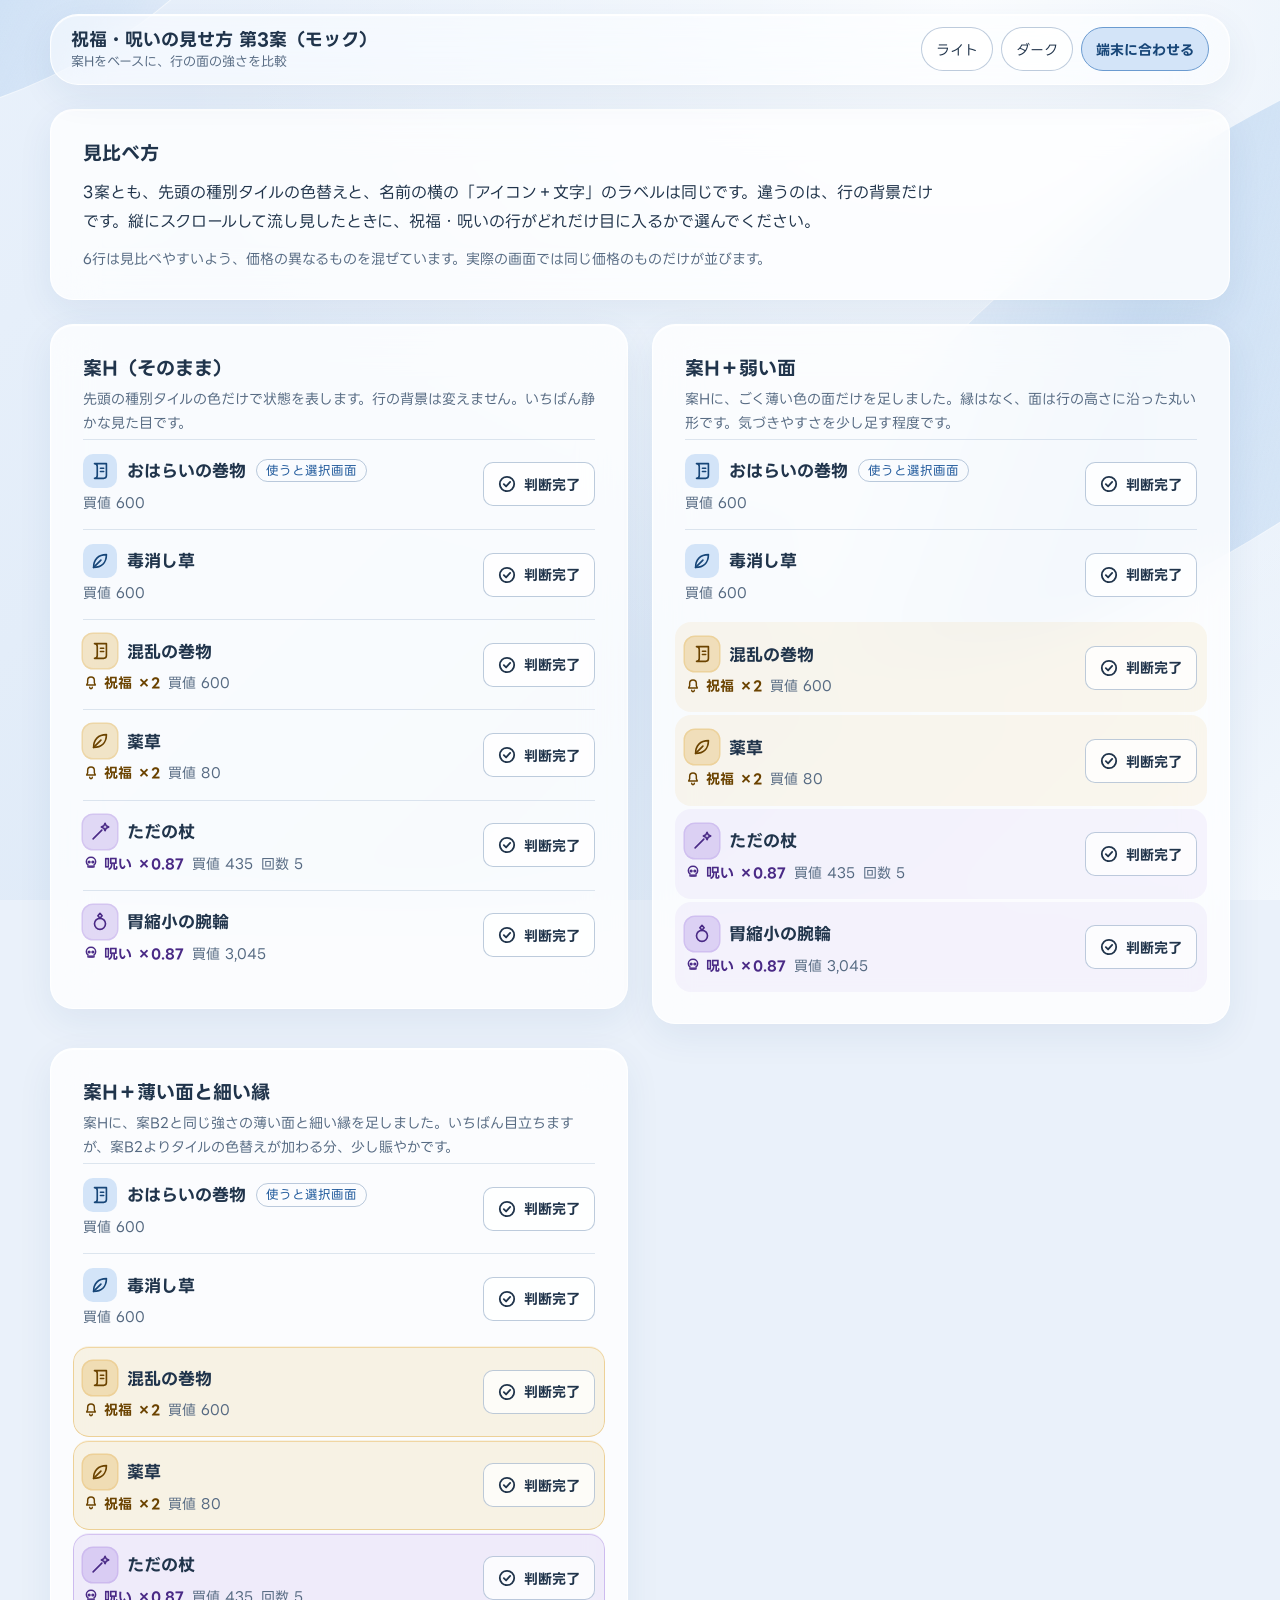
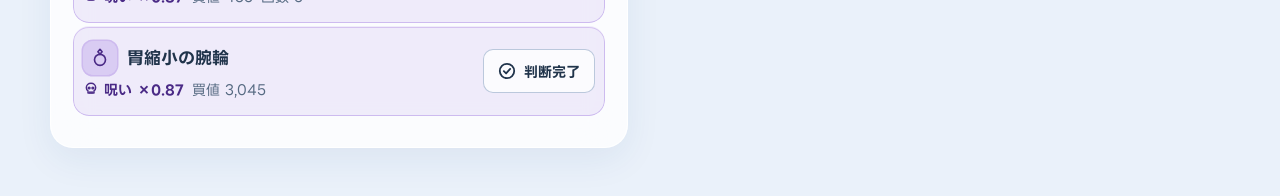
<file: mocks/state-visual-v3.html>
<!doctype html>
<html lang="ja">
<head>
<meta charset="utf-8">
<meta name="viewport" content="width=device-width, initial-scale=1, viewport-fit=cover">
<meta name="robots" content="noindex">
<title>祝福・呪いの見せ方 第3案（モック）</title>
<style>
/* Layout: 値段入力欄を上部に固定し、その下に「売値が一致」「買値が一致」の候補を並べる。配色はRose Glassの構造を青系に置き換え。 */
@font-face { font-family: "RoseGlassSeedJP"; src: url([data-uri]) format("woff2"); font-weight: 400; font-style: normal; font-display: swap; }
@font-face { font-family: "RoseGlassSeedJP"; src: url([data-uri]) format("woff2"); font-weight: 700; font-style: normal; font-display: swap; }

:root {
  --rg-bg: #eaf1fa;
  --rg-text: #20344b;
  --rg-muted: #566a82;
  --rg-accent: #2a6cb8;
  --rg-accent-text: #1d579a;
  --rg-on-accent: #ffffff;
  --rg-border: rgba(38, 84, 140, .14);
  --rg-control-border: rgba(38, 84, 140, .30);
  --rg-glass: rgba(255, 255, 255, .52);
  --rg-readable: rgba(255, 255, 255, .78);
  --rg-edge: rgba(255, 255, 255, .85);
  --rg-solid-surface: #fbfdff;
  --rg-control: rgba(255, 255, 255, .75);
  --rg-danger: #a23e52;
  --rg-chip-on-bg: #d3e4f8;
  --rg-chip-on-border: #6b9bd0;
  --rg-chip-on-text: #174678;
  --rg-hover-border: #5b8fcc;
  --rg-hover-bg: #ffffff;
  --rg-disabled-bg: #e1e8f1;
  --rg-disabled-text: #5d6e83;
  --rg-shadow: 0 12px 36px rgba(30, 70, 125, .07), inset 0 1px 1px #fff;
  --rg-dialog-bg: #f7fbff;
  --rg-backdrop: rgba(18, 32, 51, .5);
  --tag-bless-bg: #fbeccb; --tag-bless-fg: #7a5200;
  --tag-curse-bg: #e8dcf5; --tag-curse-fg: #56308a;
  --amb-bg: linear-gradient(135deg, #e9f1fb, #dde9f7 60%, #f2f7fd);
  --amb-glow: radial-gradient(ellipse at 75% 0%, #fbfdff, transparent 58%);
  --amb-orb: linear-gradient(140deg, #ffffffb0, #9cc2ea65 40%, #7fb0e425 75%, #ffffff50);
  --amb-orb-edge: #ffffffb0;
  --rg-radius-surface: 23px;
  --rg-radius-control: 10px;
  --rg-radius-pill: 999px;
  --rg-fast: 150ms;
  --rg-enter: 220ms;
}
@media (prefers-color-scheme: dark) {
  :root:not([data-theme="light"]) {
    --rg-bg: #0d1622; --rg-text: #e3ecf7; --rg-muted: #9fb2c8; --rg-accent: #4c93e0; --rg-accent-text: #86bbf2; --rg-on-accent: #07192d;
    --rg-border: rgba(160, 200, 245, .15); --rg-control-border: rgba(160, 200, 245, .32);
    --rg-glass: rgba(22, 34, 50, .55); --rg-readable: rgba(22, 34, 50, .78); --rg-edge: rgba(160, 200, 245, .18); --rg-solid-surface: #131f2f;
    --rg-control: rgba(255, 255, 255, .06); --rg-danger: #f08a9b;
    --rg-chip-on-bg: #1d3a5e; --rg-chip-on-border: #4d7fb8; --rg-chip-on-text: #cfe3fa; --rg-hover-border: #6aa0dc; --rg-hover-bg: rgba(255, 255, 255, .1);
    --rg-disabled-bg: #1c2a3b; --rg-disabled-text: #7f93aa;
    --rg-shadow: 0 12px 36px rgba(0, 0, 0, .35), inset 0 1px 1px rgba(255, 255, 255, .06);
    --rg-dialog-bg: #16243a; --rg-backdrop: rgba(0, 0, 0, .6);
    --tag-bless-bg: #4a3a14; --tag-bless-fg: #f4d68a; --tag-curse-bg: #3a2a57; --tag-curse-fg: #d9c4f5;
    --amb-bg: linear-gradient(135deg, #0b1420, #0f1d30 60%, #0c1622);
    --amb-glow: radial-gradient(ellipse at 75% 0%, #162840, transparent 58%);
    --amb-orb: linear-gradient(140deg, #6aa4e418, #3b7ac330 40%, #2a5c9a18 75%, #ffffff08);
    --amb-orb-edge: rgba(160, 200, 245, .12);
    color-scheme: dark;
  }
}
:root[data-theme="dark"] {
  --rg-bg: #0d1622; --rg-text: #e3ecf7; --rg-muted: #9fb2c8; --rg-accent: #4c93e0; --rg-accent-text: #86bbf2; --rg-on-accent: #07192d;
  --rg-border: rgba(160, 200, 245, .15); --rg-control-border: rgba(160, 200, 245, .32);
  --rg-glass: rgba(22, 34, 50, .55); --rg-readable: rgba(22, 34, 50, .78); --rg-edge: rgba(160, 200, 245, .18); --rg-solid-surface: #131f2f;
  --rg-control: rgba(255, 255, 255, .06); --rg-danger: #f08a9b;
  --rg-chip-on-bg: #1d3a5e; --rg-chip-on-border: #4d7fb8; --rg-chip-on-text: #cfe3fa; --rg-hover-border: #6aa0dc; --rg-hover-bg: rgba(255, 255, 255, .1);
  --rg-disabled-bg: #1c2a3b; --rg-disabled-text: #7f93aa;
  --rg-shadow: 0 12px 36px rgba(0, 0, 0, .35), inset 0 1px 1px rgba(255, 255, 255, .06);
  --rg-dialog-bg: #16243a; --rg-backdrop: rgba(0, 0, 0, .6);
  --tag-bless-bg: #4a3a14; --tag-bless-fg: #f4d68a; --tag-curse-bg: #3a2a57; --tag-curse-fg: #d9c4f5;
  --amb-bg: linear-gradient(135deg, #0b1420, #0f1d30 60%, #0c1622);
  --amb-glow: radial-gradient(ellipse at 75% 0%, #162840, transparent 58%);
  --amb-orb: linear-gradient(140deg, #6aa4e418, #3b7ac330 40%, #2a5c9a18 75%, #ffffff08);
  --amb-orb-edge: rgba(160, 200, 245, .12);
  color-scheme: dark;
}

body { background: var(--rg-bg); color: var(--rg-text); margin: 0; }
body::before { content: ""; position: fixed; inset: 0 0 auto; height: env(safe-area-inset-top, 0px); z-index: 20; background: var(--rg-bg); }

.rg-theme {
  min-height: 100dvh;
  padding-left: max(16px, env(safe-area-inset-left, 0px));
  padding-right: max(16px, env(safe-area-inset-right, 0px));
  padding-block: 10px 0;
  color: var(--rg-text);
  font-family: "RoseGlassSeedJP", "Hiragino Sans", "Noto Sans JP", sans-serif;
  font-synthesis: none;
  font-size: 16px;
  line-height: 1.8;
  isolation: isolate;
}
.rg-theme *, .rg-theme *::before, .rg-theme *::after { box-sizing: border-box; }
.rg-theme :where(h1, h2, h3, p, ul) { margin: 0; padding: 0; }
.rg-theme ul { list-style: none; }

.rg-page { width: min(1180px, 100%); margin-inline: auto; padding-block: 24px 48px; }
.rg-stack { display: grid; gap: var(--space-6, 24px); }
.rg-surface, .rg-nav { background: var(--rg-solid-surface); border: 1px solid var(--rg-edge); box-shadow: var(--rg-shadow); }
.rg-surface { border-radius: var(--rg-radius-surface); padding: 28px 32px; min-width: 0; }
.rg-nav { position: sticky; top: calc(env(safe-area-inset-top, 0px) + 10px); z-index: 10; width: min(1180px, 100%); margin: 0 auto; padding: 12px 20px; border-radius: 28px; display: grid; grid-template-columns: auto minmax(0, 1fr) auto; align-items: center; gap: 20px; }
.rg-brand { font-size: 18px; line-height: 1.4; font-weight: 700; }
.rg-heading { font-size: 19px; line-height: 1.6; font-weight: 700; text-wrap: balance; }
.rg-muted { color: var(--rg-muted); font-size: 14px; }
.rg-link { color: var(--rg-accent-text); text-decoration: underline; text-underline-offset: 3px; overflow-wrap: anywhere; }
.linkbtn { appearance: none; background: none; border: 0; padding: 0; margin: 0; font: inherit; color: var(--rg-accent-text); text-decoration: underline; text-underline-offset: 3px; cursor: pointer; }
.linkbtn:focus-visible, .rg-link:focus-visible { outline: 2px solid var(--rg-accent); outline-offset: 3px; border-radius: 4px; }

.rg-button { display: inline-flex; align-items: center; justify-content: center; gap: 8px; min-height: 46px; padding: 10px 18px; border: 1px solid var(--rg-control-border); border-radius: var(--rg-radius-control); background: var(--rg-control); color: var(--rg-text); font: inherit; font-size: 15px; line-height: 1.5; font-weight: 700; cursor: pointer; transition: background-color var(--rg-fast) ease, border-color var(--rg-fast) ease, transform var(--rg-fast) ease; }
.rg-button--primary { background: var(--rg-accent); color: var(--rg-on-accent); border-color: transparent; border-radius: var(--rg-radius-pill); padding-inline: 24px; box-shadow: inset 0 1px 1px #ffffff70; }
.rg-button--danger { color: var(--rg-danger); }
.rg-button:disabled { cursor: default; background: var(--rg-disabled-bg); color: var(--rg-disabled-text); border-color: transparent; box-shadow: none; }
.rg-button:focus-visible, .rg-chip:focus-visible { outline: 2px solid var(--rg-accent); outline-offset: 3px; }

.rg-input { width: 100%; min-width: 0; min-height: 48px; padding: 10px 12px; border: 1px solid var(--rg-control-border); border-radius: var(--rg-radius-control); background: var(--rg-control); color: var(--rg-text); font: inherit; font-size: 16px; line-height: 1.6; transition: border-color 160ms ease, box-shadow 160ms ease; }
.rg-input:focus-visible { outline: 2px solid var(--rg-accent); outline-offset: 3px; }
.rg-input::placeholder { color: var(--rg-muted); opacity: 1; }
.rg-visually-hidden { position: absolute; width: 1px; height: 1px; padding: 0; margin: -1px; overflow: hidden; clip-path: inset(50%); white-space: nowrap; border: 0; }

.rg-chips { display: flex; flex-wrap: wrap; gap: 8px; }
.rg-chip { display: inline-flex; align-items: center; gap: 8px; min-height: 44px; padding: 8px 14px; border: 1px solid var(--rg-control-border); border-radius: var(--rg-radius-pill); font: inherit; font-size: 14px; line-height: 1.4; background: var(--rg-control); color: var(--rg-text); cursor: pointer; transition: background-color var(--rg-fast) ease, border-color var(--rg-fast) ease; }
.rg-chip[aria-pressed="true"] { background: var(--rg-chip-on-bg); border-color: var(--rg-chip-on-border); color: var(--rg-chip-on-text); font-weight: 700; }
.chip-count { font-size: 12.5px; font-variant-numeric: tabular-nums; opacity: .85; }

/* 値段入力 */
.dock-brand { display: grid; gap: 0; min-width: 0; }
.dock-brand .rg-muted { font-size: 13px; line-height: 1.5; font-variant-numeric: tabular-nums; }
.price-wrap { position: relative; width: 100%; max-width: 460px; justify-self: center; }
.price-input { min-height: 56px; padding: 8px 128px 8px 16px; border-radius: 14px; font-size: 28px; line-height: 1.3; font-weight: 700; font-variant-numeric: tabular-nums; letter-spacing: .02em; }
.price-input::placeholder { font-size: 17px; font-weight: 400; letter-spacing: 0; }
.price-unit { position: absolute; right: 56px; top: 50%; transform: translateY(-50%); font-size: 14px; font-weight: 700; color: var(--rg-muted); pointer-events: none; }
.price-clear { position: absolute; right: 6px; top: 50%; transform: translateY(-50%); width: 44px; height: 44px; display: grid; place-items: center; border: 0; border-radius: 50%; background: transparent; color: var(--rg-muted); cursor: pointer; }
.price-clear:focus-visible { outline: 2px solid var(--rg-accent); outline-offset: 0; }
.price-clear svg { width: 20px; height: 20px; }

/* フィルター面 */
.filter-surface { display: grid; gap: 12px; padding-block: 20px; }
.status-line { min-height: 28px; display: flex; flex-wrap: wrap; gap: 4px 16px; align-items: center; }

/* 結果 */
.results-grid { display: grid; grid-template-columns: repeat(2, minmax(0, 1fr)); gap: 24px; align-items: start; }
.res-head { display: flex; flex-wrap: wrap; align-items: baseline; gap: 4px 12px; }
.res-num { font-variant-numeric: tabular-nums; color: var(--rg-accent-text); }
.res-count { font-size: 14px; font-weight: 400; color: var(--rg-muted); }
.res-sec { scroll-margin-top: 150px; }
.cat-ico { flex: none; width: 34px; height: 34px; padding: 6px; border-radius: 10px; background: var(--rg-chip-on-bg); color: var(--rg-chip-on-text); }
.cat-title .cat-ico { width: 30px; height: 30px; padding: 5px; border-radius: 9px; }
.rg-chip .cat-ico { width: 24px; height: 24px; padding: 3px; border-radius: 8px; margin-left: -6px; }
.rg-chip[aria-pressed="true"] .cat-ico { background: var(--rg-solid-surface); color: var(--rg-accent-text); }
.nm { display: inline-flex; align-items: center; gap: 10px; min-width: 0; }
.cat-title { display: flex; align-items: center; gap: 10px; margin-top: 20px; padding-bottom: 4px; font-size: 14px; line-height: 1.6; font-weight: 700; letter-spacing: .06em; color: var(--rg-accent-text); }
.cat-title:first-of-type { margin-top: 12px; }
.rg-list-row { display: grid; grid-template-columns: minmax(0, 1fr) auto; gap: 16px; align-items: center; padding: 14px 0; border-top: 1px solid var(--rg-border); }
.rg-list-row > * { min-width: 0; }
.rg-list-title { display: flex; flex-wrap: wrap; align-items: center; gap: 2px 10px; font-weight: 700; font-size: 17px; line-height: 1.6; overflow-wrap: anywhere; }
.rg-list-copy { margin-top: 2px; font-size: 14px; color: var(--rg-muted); display: grid; gap: 2px; }
.var { display: flex; flex-wrap: wrap; align-items: center; gap: 2px 8px; font-variant-numeric: tabular-nums; }
.faint { font-size: 12.5px; opacity: .9; }
.tag { display: inline-flex; align-items: center; padding: 0 9px; border-radius: 999px; font-size: 12.5px; font-weight: 700; line-height: 1.7; border: 1px solid transparent; white-space: nowrap; }
.tag-n { color: var(--rg-muted); border-color: var(--rg-border); background: var(--rg-control); }
.tag-b { color: var(--tag-bless-fg); background: var(--tag-bless-bg); }
.tag-c { color: var(--tag-curse-fg); background: var(--tag-curse-bg); }
.tag-hint { color: var(--rg-accent-text); border-color: var(--rg-control-border); font-weight: 400; }
.judge { min-height: 44px; padding: 8px 14px; font-size: 14px; white-space: nowrap; }
.judge svg { width: 18px; height: 18px; flex: none; }
.hidden-line { margin-top: 14px; padding-top: 12px; border-top: 1px dashed var(--rg-border); display: flex; flex-wrap: wrap; gap: 4px 12px; align-items: center; }
.empty-box { padding: 20px 0 8px; color: var(--rg-muted); }
.empty-box strong { color: var(--rg-text); }

.hero-empty { grid-column: 1 / -1; display: grid; gap: 16px; }
.hero-empty p { max-width: 62ch; }
.example-row { display: flex; flex-wrap: wrap; align-items: center; gap: 8px 10px; }

/* 判断済み */
.judged-box > summary { cursor: pointer; font-weight: 700; font-size: 19px; line-height: 1.6; list-style: none; display: flex; align-items: center; gap: 10px; min-height: 44px; }
.judged-box > summary::-webkit-details-marker { display: none; }
.judged-box > summary::before { content: ""; width: 8px; height: 8px; border-right: 2px solid currentColor; border-bottom: 2px solid currentColor; transform: rotate(-45deg); transition: transform var(--rg-fast) ease; }
.judged-box[open] > summary::before { transform: rotate(45deg); }
.judged-box > summary:focus-visible { outline: 2px solid var(--rg-accent); outline-offset: 3px; border-radius: 8px; }
.judged-body { margin-top: 12px; display: grid; gap: 16px; }
.judged-group { display: grid; gap: 8px; }
.judged-group .cat-title { margin-top: 0; padding-bottom: 0; }

/* 解説 */
.site-foot { padding: 4px 4px 0; text-align: center; }
.rg-document-row { display: grid; grid-template-columns: 210px minmax(0, 1fr); gap: 32px; padding: 24px 0; }
.rg-document-row:first-child { padding-top: 0; }
.rg-document-row:last-child { padding-bottom: 0; }
.rg-document-row + .rg-document-row { border-top: 1px solid var(--rg-border); }
.rg-copy { max-width: 72ch; min-width: 0; font-size: 16px; line-height: 1.95; overflow-wrap: anywhere; }
.rg-copy p + p { margin-top: 12px; }

/* ダイアログ */
.rg-dialog { width: min(520px, calc(100vw - 32px)); max-height: calc(100dvh - 40px); overflow: auto; padding: 28px; color: var(--rg-text); background: var(--rg-dialog-bg); border: 1px solid var(--rg-edge); border-radius: var(--rg-radius-surface); box-shadow: 0 20px 60px rgba(10, 30, 60, .25); font-family: inherit; font-size: 16px; line-height: 1.8; }
.rg-dialog::backdrop { background: var(--rg-backdrop); }
.rg-dialog .rg-heading { margin-bottom: 12px; }
.rg-actions { display: flex; flex-wrap: wrap; justify-content: flex-end; gap: 12px; margin-top: 24px; }

.rg-ambient { position: fixed; inset: 0; z-index: -1; overflow: hidden; pointer-events: none; background: var(--amb-glow), var(--amb-bg); }
.rg-ambient::before, .rg-ambient::after { content: ""; position: absolute; border-radius: 50%; border: 1px solid var(--amb-orb-edge); background: var(--amb-orb); }
.rg-ambient::before { width: 1000px; height: 360px; right: -450px; top: 160px; transform: rotate(-35deg); }
.rg-ambient::after { width: 550px; height: 250px; left: -280px; top: -160px; transform: rotate(-25deg); }

@supports ((backdrop-filter: blur(1px)) or (-webkit-backdrop-filter: blur(1px))) {
  .rg-surface { background: var(--rg-readable); -webkit-backdrop-filter: blur(22px); backdrop-filter: blur(22px); }
  .rg-nav { background: var(--rg-glass); -webkit-backdrop-filter: blur(24px) saturate(1.2); backdrop-filter: blur(24px) saturate(1.2); }
}
@media (prefers-reduced-transparency: reduce) {
  .rg-theme :is(.rg-surface, .rg-nav) { background: var(--rg-solid-surface); -webkit-backdrop-filter: none; backdrop-filter: none; }
}
@media (hover: hover) and (pointer: fine) {
  .rg-button:hover:not(:disabled), .rg-chip:hover { border-color: var(--rg-hover-border); background: var(--rg-hover-bg); }
  .rg-button--primary:hover:not(:disabled) { filter: brightness(1.08); }
  .rg-button:active:not(:disabled) { transform: translateY(1px); }
  .price-clear:hover { color: var(--rg-text); background: var(--rg-control); }
}
@media (prefers-reduced-motion: no-preference) {
  .rg-enter { animation: rg-enter var(--rg-enter) ease-out; }
  @keyframes rg-enter { from { opacity: 0; transform: translateY(6px); } to { opacity: 1; transform: translateY(0); } }
}
@media (prefers-reduced-motion: reduce) {
  .rg-theme *, .rg-theme *::before, .rg-theme *::after { animation: none !important; transition: none !important; scroll-behavior: auto !important; }
}
@media (min-width: 701px) {
  .rg-theme { padding-left: max(32px, env(safe-area-inset-left, 0px)); padding-right: max(32px, env(safe-area-inset-right, 0px)); padding-top: 14px; }
  .rg-nav { top: calc(env(safe-area-inset-top, 0px) + 14px); }
}
@media (max-width: 900px) {
  .results-grid { grid-template-columns: minmax(0, 1fr); }
  .rg-document-row { grid-template-columns: minmax(0, 1fr); gap: 12px; }
  .res-sec { scroll-margin-top: 170px; }
}
@media (max-width: 700px) {
  .rg-page { padding-block: 20px 32px; }
  .rg-nav { grid-template-columns: minmax(0, 1fr) auto; gap: 8px 12px; padding: 10px 14px; border-radius: 24px; }
  .price-wrap { grid-column: 1 / -1; grid-row: 2; max-width: none; }
  .rg-surface { padding: 22px 18px; }
  .filter-surface { padding-block: 18px; }
  .rg-heading { font-size: 18px; }
}
@media (forced-colors: active) {
  .rg-theme { color: CanvasText; background: Canvas; }
  .rg-ambient { display: none; }
  .rg-theme :is(.rg-surface, .rg-nav, .rg-dialog, .rg-button, .rg-input, .rg-chip) { background: Canvas; color: CanvasText; border: 1px solid ButtonBorder; box-shadow: none; backdrop-filter: none; }
}

[hidden] { display: none !important; }
:root { color-scheme: light; }

:root { --st-b-solid:#9a6200; --st-b-text:#6b4300; --st-b-wash:rgba(217,154,26,.11); --st-b-weak:rgba(217,154,26,.07); --st-b-wash2:rgba(217,154,26,.24); --st-b-line:rgba(217,154,26,.38);
        --st-c-solid:#6a3fb0; --st-c-text:#4a2a86; --st-c-wash:rgba(138,91,214,.10); --st-c-weak:rgba(138,91,214,.06); --st-c-wash2:rgba(138,91,214,.22); --st-c-line:rgba(138,91,214,.34);
        --edge-hi:rgba(255,255,255,.75); }
@media (prefers-color-scheme: dark) { :root:not([data-theme="light"]) {
  --st-b-text:#f4d68a; --st-b-wash:rgba(232,182,74,.12); --st-b-weak:rgba(232,182,74,.08); --st-b-wash2:rgba(232,182,74,.26); --st-b-line:rgba(232,182,74,.38);
  --st-c-text:#d9c4f5; --st-c-wash:rgba(169,139,230,.15); --st-c-weak:rgba(169,139,230,.10); --st-c-wash2:rgba(169,139,230,.28); --st-c-line:rgba(169,139,230,.40);
  --edge-hi:rgba(255,255,255,.09); } }
:root[data-theme="dark"] {
  --st-b-text:#f4d68a; --st-b-wash:rgba(232,182,74,.12); --st-b-weak:rgba(232,182,74,.08); --st-b-wash2:rgba(232,182,74,.26); --st-b-line:rgba(232,182,74,.38);
  --st-c-text:#d9c4f5; --st-c-wash:rgba(169,139,230,.15); --st-c-weak:rgba(169,139,230,.10); --st-c-wash2:rgba(169,139,230,.28); --st-c-line:rgba(169,139,230,.40);
  --edge-hi:rgba(255,255,255,.09); }
@media (prefers-contrast: more) { :root { --st-b-line:rgba(154,98,0,.85); --st-c-line:rgba(106,63,176,.85); } }
.mock-note { display: grid; gap: 10px; } .mock-note p { max-width: 72ch; }
.mock-theme { display: flex; flex-wrap: wrap; gap: 8px; }
.idea-head { display: grid; gap: 4px; margin-bottom: 4px; } .idea-head p { font-size: 14px; color: var(--rg-muted); line-height: 1.7; }
.st-text { display: inline-flex; align-items: center; gap: 5px; font-size: 14px; font-weight: 700; }
.st-text-b { color: var(--st-b-text); } .st-text-c { color: var(--st-c-text); }
.st-glyph { width: 16px; height: 16px; stroke-width: 2.2; flex: none; }
/* H: タイルの色替え（共通） */
.rg-list-row.st-b .cat-ico { background: var(--st-b-wash2); color: var(--st-b-text); box-shadow: 0 0 0 1.5px var(--st-b-line); }
.rg-list-row.st-c .cat-ico { background: var(--st-c-wash2); color: var(--st-c-text); box-shadow: 0 0 0 1.5px var(--st-c-line); }
/* 面を足す案 */
.idea-Ha .rg-list-row.st-b, .idea-Hb .rg-list-row.st-b, .idea-Ha .rg-list-row.st-c, .idea-Hb .rg-list-row.st-c { margin: 3px -10px; padding-inline: 10px; border-top-color: transparent; border-radius: 16px; }
.idea-Ha .rg-list-row.st-b { background: var(--st-b-weak); } .idea-Ha .rg-list-row.st-c { background: var(--st-c-weak); }
.idea-Hb .rg-list-row.st-b { background: var(--st-b-wash); box-shadow: inset 0 0 0 1px var(--st-b-line), inset 0 1px 0 var(--edge-hi); }
.idea-Hb .rg-list-row.st-c { background: var(--st-c-wash); box-shadow: inset 0 0 0 1px var(--st-c-line), inset 0 1px 0 var(--edge-hi); }
.idea-Hb .rg-list-row.st-b .cat-ico { box-shadow: 0 0 0 1.5px var(--st-b-line); } .idea-Hb .rg-list-row.st-c .cat-ico { box-shadow: 0 0 0 1.5px var(--st-c-line); }
.idea-Ha .rg-list-row.st-b + .rg-list-row, .idea-Ha .rg-list-row.st-c + .rg-list-row, .idea-Hb .rg-list-row.st-b + .rg-list-row, .idea-Hb .rg-list-row.st-c + .rg-list-row { border-top-color: transparent; }
</style>
</head>
<body>
<div class="rg-theme"><div class="rg-ambient" aria-hidden="true"></div>
<header class="rg-nav"><div class="dock-brand"><h1 class="rg-brand">祝福・呪いの見せ方 第3案（モック）</h1><span class="rg-muted">案Hをベースに、行の面の強さを比較</span></div><span></span>
<div class="mock-theme" role="group" aria-label="表示テーマ"><button class="rg-chip" type="button" data-theme-set="light">ライト</button><button class="rg-chip" type="button" data-theme-set="dark">ダーク</button><button class="rg-chip" type="button" data-theme-set="" aria-pressed="true">端末に合わせる</button></div></header>
<main class="rg-page rg-stack">
<section class="rg-surface mock-note"><h2 class="rg-heading">見比べ方</h2><p>3案とも、先頭の種別タイルの色替えと、名前の横の「アイコン＋文字」のラベルは同じです。違うのは、行の背景だけです。縦にスクロールして流し見したときに、祝福・呪いの行がどれだけ目に入るかで選んでください。</p><p class="rg-muted">6行は見比べやすいよう、価格の異なるものを混ぜています。実際の画面では同じ価格のものだけが並びます。</p></section>
<div class="results-grid">
<section class="rg-surface idea-H"><div class="idea-head"><h2 class="rg-heading">案H（そのまま）</h2><p>先頭の種別タイルの色だけで状態を表します。行の背景は変えません。いちばん静かな見た目です。</p></div><ul><li class="rg-list-row st-n"><div><p class="rg-list-title"><span class="nm"><svg class="cat-ico" viewBox="0 0 24 24" fill="none" stroke="currentColor" stroke-width="1.8" stroke-linecap="round" stroke-linejoin="round" aria-hidden="true"><path d="M8 4h11v13a3 3 0 0 1-3 3H6a3 3 0 0 0 3-3V7a3 3 0 0 0-3-3h2z"/><path d="M12.5 9H16M12.5 12.5H16"/></svg><span>おはらいの巻物</span></span><span class="tag tag-hint">使うと選択画面</span></p><div class="rg-list-copy"><span class="var"><span>買値 600</span></span></div></div><button class="rg-button judge" type="button"><svg viewBox="0 0 20 20" fill="none" stroke="currentColor" stroke-width="2" stroke-linecap="round" stroke-linejoin="round" aria-hidden="true"><circle cx="10" cy="10" r="8"/><path d="M6.5 10.2l2.5 2.5 4.5-5"/></svg>判断完了</button></li><li class="rg-list-row st-n"><div><p class="rg-list-title"><span class="nm"><svg class="cat-ico" viewBox="0 0 24 24" fill="none" stroke="currentColor" stroke-width="1.8" stroke-linecap="round" stroke-linejoin="round" aria-hidden="true"><path d="M5 19c0-8.5 5-14 14-14 0 9-5.5 14-14 14z"/><path d="M5 19l8-8"/></svg><span>毒消し草</span></span></p><div class="rg-list-copy"><span class="var"><span>買値 600</span></span></div></div><button class="rg-button judge" type="button"><svg viewBox="0 0 20 20" fill="none" stroke="currentColor" stroke-width="2" stroke-linecap="round" stroke-linejoin="round" aria-hidden="true"><circle cx="10" cy="10" r="8"/><path d="M6.5 10.2l2.5 2.5 4.5-5"/></svg>判断完了</button></li><li class="rg-list-row st-b"><div><p class="rg-list-title"><span class="nm"><svg class="cat-ico" viewBox="0 0 24 24" fill="none" stroke="currentColor" stroke-width="1.8" stroke-linecap="round" stroke-linejoin="round" aria-hidden="true"><path d="M8 4h11v13a3 3 0 0 1-3 3H6a3 3 0 0 0 3-3V7a3 3 0 0 0-3-3h2z"/><path d="M12.5 9H16M12.5 12.5H16"/></svg><span>混乱の巻物</span></span></p><div class="rg-list-copy"><span class="var"><span class="st-text st-text-b"><svg class="st-glyph" viewBox="0 0 24 24" fill="none" stroke="currentColor" stroke-width="1.8" stroke-linecap="round" stroke-linejoin="round" aria-hidden="true"><path d="M12 3a5 5 0 0 0-5 5v3.5L5.5 15h13L17 11.5V8a5 5 0 0 0-5-5z"/><path d="M10 18.5a2 2 0 0 0 4 0"/></svg>祝福 ×2</span><span>買値 600</span></span></div></div><button class="rg-button judge" type="button"><svg viewBox="0 0 20 20" fill="none" stroke="currentColor" stroke-width="2" stroke-linecap="round" stroke-linejoin="round" aria-hidden="true"><circle cx="10" cy="10" r="8"/><path d="M6.5 10.2l2.5 2.5 4.5-5"/></svg>判断完了</button></li><li class="rg-list-row st-b"><div><p class="rg-list-title"><span class="nm"><svg class="cat-ico" viewBox="0 0 24 24" fill="none" stroke="currentColor" stroke-width="1.8" stroke-linecap="round" stroke-linejoin="round" aria-hidden="true"><path d="M5 19c0-8.5 5-14 14-14 0 9-5.5 14-14 14z"/><path d="M5 19l8-8"/></svg><span>薬草</span></span></p><div class="rg-list-copy"><span class="var"><span class="st-text st-text-b"><svg class="st-glyph" viewBox="0 0 24 24" fill="none" stroke="currentColor" stroke-width="1.8" stroke-linecap="round" stroke-linejoin="round" aria-hidden="true"><path d="M12 3a5 5 0 0 0-5 5v3.5L5.5 15h13L17 11.5V8a5 5 0 0 0-5-5z"/><path d="M10 18.5a2 2 0 0 0 4 0"/></svg>祝福 ×2</span><span>買値 80</span></span></div></div><button class="rg-button judge" type="button"><svg viewBox="0 0 20 20" fill="none" stroke="currentColor" stroke-width="2" stroke-linecap="round" stroke-linejoin="round" aria-hidden="true"><circle cx="10" cy="10" r="8"/><path d="M6.5 10.2l2.5 2.5 4.5-5"/></svg>判断完了</button></li><li class="rg-list-row st-c"><div><p class="rg-list-title"><span class="nm"><svg class="cat-ico" viewBox="0 0 24 24" fill="none" stroke="currentColor" stroke-width="1.8" stroke-linecap="round" stroke-linejoin="round" aria-hidden="true"><path d="M4.5 19.5L14 10"/><path d="M17.5 2.5l1.3 2.7 2.7 1.3-2.7 1.3-1.3 2.7-1.3-2.7-2.7-1.3 2.7-1.3z"/></svg><span>ただの杖</span></span></p><div class="rg-list-copy"><span class="var"><span class="st-text st-text-c"><svg class="st-glyph" viewBox="0 0 24 24" fill="none" stroke="currentColor" stroke-width="1.8" stroke-linecap="round" stroke-linejoin="round" aria-hidden="true"><path d="M12 3.5c-4 0-7 2.8-7 6.5 0 2.2 1 3.8 2.5 4.8V18h9v-3.2C18 13.8 19 12.2 19 10c0-3.7-3-6.5-7-6.5z"/><circle cx="9.2" cy="10.5" r="1.3"/><circle cx="14.8" cy="10.5" r="1.3"/><path d="M10.5 18v-2M13.5 18v-2"/></svg>呪い ×0.87</span><span>買値 435</span><span>回数 5</span></span></div></div><button class="rg-button judge" type="button"><svg viewBox="0 0 20 20" fill="none" stroke="currentColor" stroke-width="2" stroke-linecap="round" stroke-linejoin="round" aria-hidden="true"><circle cx="10" cy="10" r="8"/><path d="M6.5 10.2l2.5 2.5 4.5-5"/></svg>判断完了</button></li><li class="rg-list-row st-c"><div><p class="rg-list-title"><span class="nm"><svg class="cat-ico" viewBox="0 0 24 24" fill="none" stroke="currentColor" stroke-width="1.8" stroke-linecap="round" stroke-linejoin="round" aria-hidden="true"><circle cx="12" cy="14" r="6"/><path d="M12 2.5l2.3 2.7L12 8 9.7 5.2z"/></svg><span>胃縮小の腕輪</span></span></p><div class="rg-list-copy"><span class="var"><span class="st-text st-text-c"><svg class="st-glyph" viewBox="0 0 24 24" fill="none" stroke="currentColor" stroke-width="1.8" stroke-linecap="round" stroke-linejoin="round" aria-hidden="true"><path d="M12 3.5c-4 0-7 2.8-7 6.5 0 2.2 1 3.8 2.5 4.8V18h9v-3.2C18 13.8 19 12.2 19 10c0-3.7-3-6.5-7-6.5z"/><circle cx="9.2" cy="10.5" r="1.3"/><circle cx="14.8" cy="10.5" r="1.3"/><path d="M10.5 18v-2M13.5 18v-2"/></svg>呪い ×0.87</span><span>買値 3,045</span></span></div></div><button class="rg-button judge" type="button"><svg viewBox="0 0 20 20" fill="none" stroke="currentColor" stroke-width="2" stroke-linecap="round" stroke-linejoin="round" aria-hidden="true"><circle cx="10" cy="10" r="8"/><path d="M6.5 10.2l2.5 2.5 4.5-5"/></svg>判断完了</button></li></ul></section>
<section class="rg-surface idea-Ha"><div class="idea-head"><h2 class="rg-heading">案H＋弱い面</h2><p>案Hに、ごく薄い色の面だけを足しました。縁はなく、面は行の高さに沿った丸い形です。気づきやすさを少し足す程度です。</p></div><ul><li class="rg-list-row st-n"><div><p class="rg-list-title"><span class="nm"><svg class="cat-ico" viewBox="0 0 24 24" fill="none" stroke="currentColor" stroke-width="1.8" stroke-linecap="round" stroke-linejoin="round" aria-hidden="true"><path d="M8 4h11v13a3 3 0 0 1-3 3H6a3 3 0 0 0 3-3V7a3 3 0 0 0-3-3h2z"/><path d="M12.5 9H16M12.5 12.5H16"/></svg><span>おはらいの巻物</span></span><span class="tag tag-hint">使うと選択画面</span></p><div class="rg-list-copy"><span class="var"><span>買値 600</span></span></div></div><button class="rg-button judge" type="button"><svg viewBox="0 0 20 20" fill="none" stroke="currentColor" stroke-width="2" stroke-linecap="round" stroke-linejoin="round" aria-hidden="true"><circle cx="10" cy="10" r="8"/><path d="M6.5 10.2l2.5 2.5 4.5-5"/></svg>判断完了</button></li><li class="rg-list-row st-n"><div><p class="rg-list-title"><span class="nm"><svg class="cat-ico" viewBox="0 0 24 24" fill="none" stroke="currentColor" stroke-width="1.8" stroke-linecap="round" stroke-linejoin="round" aria-hidden="true"><path d="M5 19c0-8.5 5-14 14-14 0 9-5.5 14-14 14z"/><path d="M5 19l8-8"/></svg><span>毒消し草</span></span></p><div class="rg-list-copy"><span class="var"><span>買値 600</span></span></div></div><button class="rg-button judge" type="button"><svg viewBox="0 0 20 20" fill="none" stroke="currentColor" stroke-width="2" stroke-linecap="round" stroke-linejoin="round" aria-hidden="true"><circle cx="10" cy="10" r="8"/><path d="M6.5 10.2l2.5 2.5 4.5-5"/></svg>判断完了</button></li><li class="rg-list-row st-b"><div><p class="rg-list-title"><span class="nm"><svg class="cat-ico" viewBox="0 0 24 24" fill="none" stroke="currentColor" stroke-width="1.8" stroke-linecap="round" stroke-linejoin="round" aria-hidden="true"><path d="M8 4h11v13a3 3 0 0 1-3 3H6a3 3 0 0 0 3-3V7a3 3 0 0 0-3-3h2z"/><path d="M12.5 9H16M12.5 12.5H16"/></svg><span>混乱の巻物</span></span></p><div class="rg-list-copy"><span class="var"><span class="st-text st-text-b"><svg class="st-glyph" viewBox="0 0 24 24" fill="none" stroke="currentColor" stroke-width="1.8" stroke-linecap="round" stroke-linejoin="round" aria-hidden="true"><path d="M12 3a5 5 0 0 0-5 5v3.5L5.5 15h13L17 11.5V8a5 5 0 0 0-5-5z"/><path d="M10 18.5a2 2 0 0 0 4 0"/></svg>祝福 ×2</span><span>買値 600</span></span></div></div><button class="rg-button judge" type="button"><svg viewBox="0 0 20 20" fill="none" stroke="currentColor" stroke-width="2" stroke-linecap="round" stroke-linejoin="round" aria-hidden="true"><circle cx="10" cy="10" r="8"/><path d="M6.5 10.2l2.5 2.5 4.5-5"/></svg>判断完了</button></li><li class="rg-list-row st-b"><div><p class="rg-list-title"><span class="nm"><svg class="cat-ico" viewBox="0 0 24 24" fill="none" stroke="currentColor" stroke-width="1.8" stroke-linecap="round" stroke-linejoin="round" aria-hidden="true"><path d="M5 19c0-8.5 5-14 14-14 0 9-5.5 14-14 14z"/><path d="M5 19l8-8"/></svg><span>薬草</span></span></p><div class="rg-list-copy"><span class="var"><span class="st-text st-text-b"><svg class="st-glyph" viewBox="0 0 24 24" fill="none" stroke="currentColor" stroke-width="1.8" stroke-linecap="round" stroke-linejoin="round" aria-hidden="true"><path d="M12 3a5 5 0 0 0-5 5v3.5L5.5 15h13L17 11.5V8a5 5 0 0 0-5-5z"/><path d="M10 18.5a2 2 0 0 0 4 0"/></svg>祝福 ×2</span><span>買値 80</span></span></div></div><button class="rg-button judge" type="button"><svg viewBox="0 0 20 20" fill="none" stroke="currentColor" stroke-width="2" stroke-linecap="round" stroke-linejoin="round" aria-hidden="true"><circle cx="10" cy="10" r="8"/><path d="M6.5 10.2l2.5 2.5 4.5-5"/></svg>判断完了</button></li><li class="rg-list-row st-c"><div><p class="rg-list-title"><span class="nm"><svg class="cat-ico" viewBox="0 0 24 24" fill="none" stroke="currentColor" stroke-width="1.8" stroke-linecap="round" stroke-linejoin="round" aria-hidden="true"><path d="M4.5 19.5L14 10"/><path d="M17.5 2.5l1.3 2.7 2.7 1.3-2.7 1.3-1.3 2.7-1.3-2.7-2.7-1.3 2.7-1.3z"/></svg><span>ただの杖</span></span></p><div class="rg-list-copy"><span class="var"><span class="st-text st-text-c"><svg class="st-glyph" viewBox="0 0 24 24" fill="none" stroke="currentColor" stroke-width="1.8" stroke-linecap="round" stroke-linejoin="round" aria-hidden="true"><path d="M12 3.5c-4 0-7 2.8-7 6.5 0 2.2 1 3.8 2.5 4.8V18h9v-3.2C18 13.8 19 12.2 19 10c0-3.7-3-6.5-7-6.5z"/><circle cx="9.2" cy="10.5" r="1.3"/><circle cx="14.8" cy="10.5" r="1.3"/><path d="M10.5 18v-2M13.5 18v-2"/></svg>呪い ×0.87</span><span>買値 435</span><span>回数 5</span></span></div></div><button class="rg-button judge" type="button"><svg viewBox="0 0 20 20" fill="none" stroke="currentColor" stroke-width="2" stroke-linecap="round" stroke-linejoin="round" aria-hidden="true"><circle cx="10" cy="10" r="8"/><path d="M6.5 10.2l2.5 2.5 4.5-5"/></svg>判断完了</button></li><li class="rg-list-row st-c"><div><p class="rg-list-title"><span class="nm"><svg class="cat-ico" viewBox="0 0 24 24" fill="none" stroke="currentColor" stroke-width="1.8" stroke-linecap="round" stroke-linejoin="round" aria-hidden="true"><circle cx="12" cy="14" r="6"/><path d="M12 2.5l2.3 2.7L12 8 9.7 5.2z"/></svg><span>胃縮小の腕輪</span></span></p><div class="rg-list-copy"><span class="var"><span class="st-text st-text-c"><svg class="st-glyph" viewBox="0 0 24 24" fill="none" stroke="currentColor" stroke-width="1.8" stroke-linecap="round" stroke-linejoin="round" aria-hidden="true"><path d="M12 3.5c-4 0-7 2.8-7 6.5 0 2.2 1 3.8 2.5 4.8V18h9v-3.2C18 13.8 19 12.2 19 10c0-3.7-3-6.5-7-6.5z"/><circle cx="9.2" cy="10.5" r="1.3"/><circle cx="14.8" cy="10.5" r="1.3"/><path d="M10.5 18v-2M13.5 18v-2"/></svg>呪い ×0.87</span><span>買値 3,045</span></span></div></div><button class="rg-button judge" type="button"><svg viewBox="0 0 20 20" fill="none" stroke="currentColor" stroke-width="2" stroke-linecap="round" stroke-linejoin="round" aria-hidden="true"><circle cx="10" cy="10" r="8"/><path d="M6.5 10.2l2.5 2.5 4.5-5"/></svg>判断完了</button></li></ul></section>
<section class="rg-surface idea-Hb"><div class="idea-head"><h2 class="rg-heading">案H＋薄い面と細い縁</h2><p>案Hに、案B2と同じ強さの薄い面と細い縁を足しました。いちばん目立ちますが、案B2よりタイルの色替えが加わる分、少し賑やかです。</p></div><ul><li class="rg-list-row st-n"><div><p class="rg-list-title"><span class="nm"><svg class="cat-ico" viewBox="0 0 24 24" fill="none" stroke="currentColor" stroke-width="1.8" stroke-linecap="round" stroke-linejoin="round" aria-hidden="true"><path d="M8 4h11v13a3 3 0 0 1-3 3H6a3 3 0 0 0 3-3V7a3 3 0 0 0-3-3h2z"/><path d="M12.5 9H16M12.5 12.5H16"/></svg><span>おはらいの巻物</span></span><span class="tag tag-hint">使うと選択画面</span></p><div class="rg-list-copy"><span class="var"><span>買値 600</span></span></div></div><button class="rg-button judge" type="button"><svg viewBox="0 0 20 20" fill="none" stroke="currentColor" stroke-width="2" stroke-linecap="round" stroke-linejoin="round" aria-hidden="true"><circle cx="10" cy="10" r="8"/><path d="M6.5 10.2l2.5 2.5 4.5-5"/></svg>判断完了</button></li><li class="rg-list-row st-n"><div><p class="rg-list-title"><span class="nm"><svg class="cat-ico" viewBox="0 0 24 24" fill="none" stroke="currentColor" stroke-width="1.8" stroke-linecap="round" stroke-linejoin="round" aria-hidden="true"><path d="M5 19c0-8.5 5-14 14-14 0 9-5.5 14-14 14z"/><path d="M5 19l8-8"/></svg><span>毒消し草</span></span></p><div class="rg-list-copy"><span class="var"><span>買値 600</span></span></div></div><button class="rg-button judge" type="button"><svg viewBox="0 0 20 20" fill="none" stroke="currentColor" stroke-width="2" stroke-linecap="round" stroke-linejoin="round" aria-hidden="true"><circle cx="10" cy="10" r="8"/><path d="M6.5 10.2l2.5 2.5 4.5-5"/></svg>判断完了</button></li><li class="rg-list-row st-b"><div><p class="rg-list-title"><span class="nm"><svg class="cat-ico" viewBox="0 0 24 24" fill="none" stroke="currentColor" stroke-width="1.8" stroke-linecap="round" stroke-linejoin="round" aria-hidden="true"><path d="M8 4h11v13a3 3 0 0 1-3 3H6a3 3 0 0 0 3-3V7a3 3 0 0 0-3-3h2z"/><path d="M12.5 9H16M12.5 12.5H16"/></svg><span>混乱の巻物</span></span></p><div class="rg-list-copy"><span class="var"><span class="st-text st-text-b"><svg class="st-glyph" viewBox="0 0 24 24" fill="none" stroke="currentColor" stroke-width="1.8" stroke-linecap="round" stroke-linejoin="round" aria-hidden="true"><path d="M12 3a5 5 0 0 0-5 5v3.5L5.5 15h13L17 11.5V8a5 5 0 0 0-5-5z"/><path d="M10 18.5a2 2 0 0 0 4 0"/></svg>祝福 ×2</span><span>買値 600</span></span></div></div><button class="rg-button judge" type="button"><svg viewBox="0 0 20 20" fill="none" stroke="currentColor" stroke-width="2" stroke-linecap="round" stroke-linejoin="round" aria-hidden="true"><circle cx="10" cy="10" r="8"/><path d="M6.5 10.2l2.5 2.5 4.5-5"/></svg>判断完了</button></li><li class="rg-list-row st-b"><div><p class="rg-list-title"><span class="nm"><svg class="cat-ico" viewBox="0 0 24 24" fill="none" stroke="currentColor" stroke-width="1.8" stroke-linecap="round" stroke-linejoin="round" aria-hidden="true"><path d="M5 19c0-8.5 5-14 14-14 0 9-5.5 14-14 14z"/><path d="M5 19l8-8"/></svg><span>薬草</span></span></p><div class="rg-list-copy"><span class="var"><span class="st-text st-text-b"><svg class="st-glyph" viewBox="0 0 24 24" fill="none" stroke="currentColor" stroke-width="1.8" stroke-linecap="round" stroke-linejoin="round" aria-hidden="true"><path d="M12 3a5 5 0 0 0-5 5v3.5L5.5 15h13L17 11.5V8a5 5 0 0 0-5-5z"/><path d="M10 18.5a2 2 0 0 0 4 0"/></svg>祝福 ×2</span><span>買値 80</span></span></div></div><button class="rg-button judge" type="button"><svg viewBox="0 0 20 20" fill="none" stroke="currentColor" stroke-width="2" stroke-linecap="round" stroke-linejoin="round" aria-hidden="true"><circle cx="10" cy="10" r="8"/><path d="M6.5 10.2l2.5 2.5 4.5-5"/></svg>判断完了</button></li><li class="rg-list-row st-c"><div><p class="rg-list-title"><span class="nm"><svg class="cat-ico" viewBox="0 0 24 24" fill="none" stroke="currentColor" stroke-width="1.8" stroke-linecap="round" stroke-linejoin="round" aria-hidden="true"><path d="M4.5 19.5L14 10"/><path d="M17.5 2.5l1.3 2.7 2.7 1.3-2.7 1.3-1.3 2.7-1.3-2.7-2.7-1.3 2.7-1.3z"/></svg><span>ただの杖</span></span></p><div class="rg-list-copy"><span class="var"><span class="st-text st-text-c"><svg class="st-glyph" viewBox="0 0 24 24" fill="none" stroke="currentColor" stroke-width="1.8" stroke-linecap="round" stroke-linejoin="round" aria-hidden="true"><path d="M12 3.5c-4 0-7 2.8-7 6.5 0 2.2 1 3.8 2.5 4.8V18h9v-3.2C18 13.8 19 12.2 19 10c0-3.7-3-6.5-7-6.5z"/><circle cx="9.2" cy="10.5" r="1.3"/><circle cx="14.8" cy="10.5" r="1.3"/><path d="M10.5 18v-2M13.5 18v-2"/></svg>呪い ×0.87</span><span>買値 435</span><span>回数 5</span></span></div></div><button class="rg-button judge" type="button"><svg viewBox="0 0 20 20" fill="none" stroke="currentColor" stroke-width="2" stroke-linecap="round" stroke-linejoin="round" aria-hidden="true"><circle cx="10" cy="10" r="8"/><path d="M6.5 10.2l2.5 2.5 4.5-5"/></svg>判断完了</button></li><li class="rg-list-row st-c"><div><p class="rg-list-title"><span class="nm"><svg class="cat-ico" viewBox="0 0 24 24" fill="none" stroke="currentColor" stroke-width="1.8" stroke-linecap="round" stroke-linejoin="round" aria-hidden="true"><circle cx="12" cy="14" r="6"/><path d="M12 2.5l2.3 2.7L12 8 9.7 5.2z"/></svg><span>胃縮小の腕輪</span></span></p><div class="rg-list-copy"><span class="var"><span class="st-text st-text-c"><svg class="st-glyph" viewBox="0 0 24 24" fill="none" stroke="currentColor" stroke-width="1.8" stroke-linecap="round" stroke-linejoin="round" aria-hidden="true"><path d="M12 3.5c-4 0-7 2.8-7 6.5 0 2.2 1 3.8 2.5 4.8V18h9v-3.2C18 13.8 19 12.2 19 10c0-3.7-3-6.5-7-6.5z"/><circle cx="9.2" cy="10.5" r="1.3"/><circle cx="14.8" cy="10.5" r="1.3"/><path d="M10.5 18v-2M13.5 18v-2"/></svg>呪い ×0.87</span><span>買値 3,045</span></span></div></div><button class="rg-button judge" type="button"><svg viewBox="0 0 20 20" fill="none" stroke="currentColor" stroke-width="2" stroke-linecap="round" stroke-linejoin="round" aria-hidden="true"><circle cx="10" cy="10" r="8"/><path d="M6.5 10.2l2.5 2.5 4.5-5"/></svg>判断完了</button></li></ul></section>
</div></main></div>
<script>
(function(){ var root=document.documentElement; var btns=document.querySelectorAll('[data-theme-set]');
 btns.forEach(function(b){ b.addEventListener('click',function(){ var v=b.getAttribute('data-theme-set'); if(v) root.setAttribute('data-theme',v); else root.removeAttribute('data-theme');
  btns.forEach(function(x){ x.setAttribute('aria-pressed', x===b ? 'true':'false'); }); }); });
})();
</script>
</body>
</html>
</file>
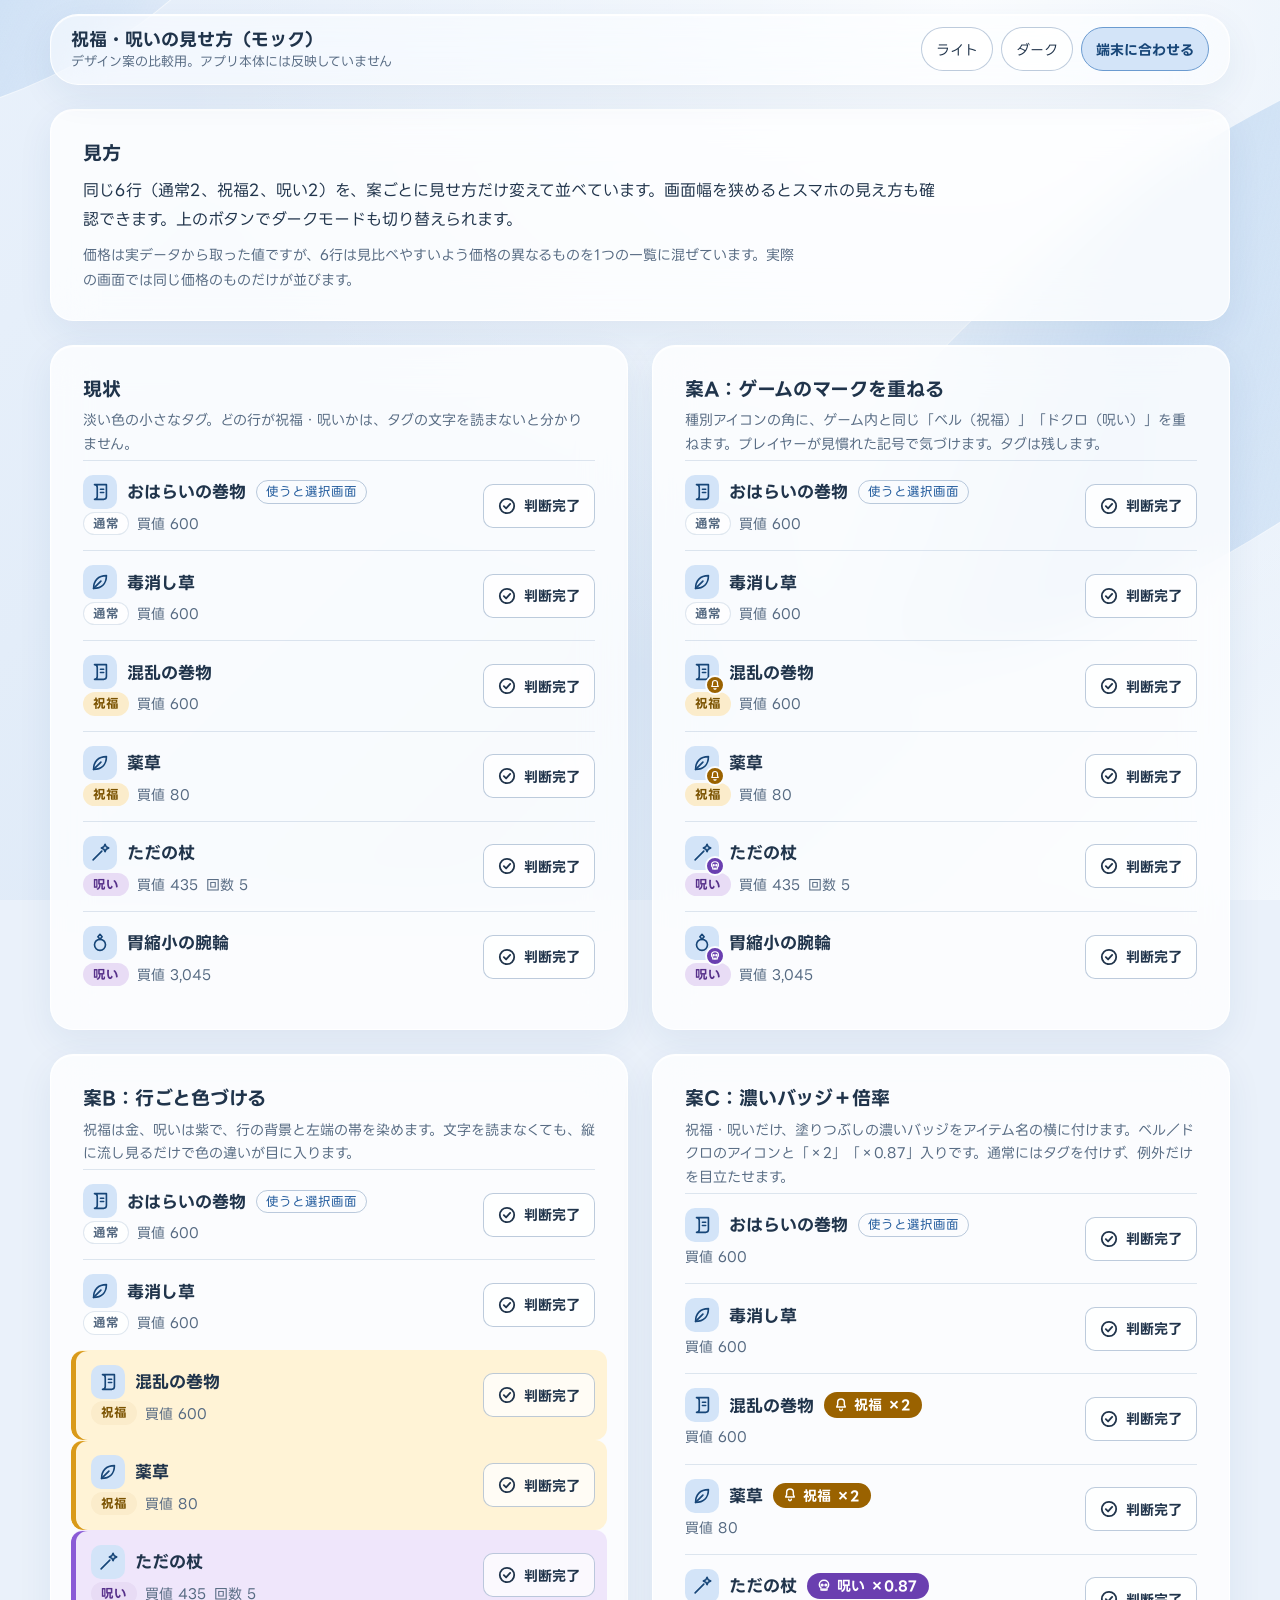
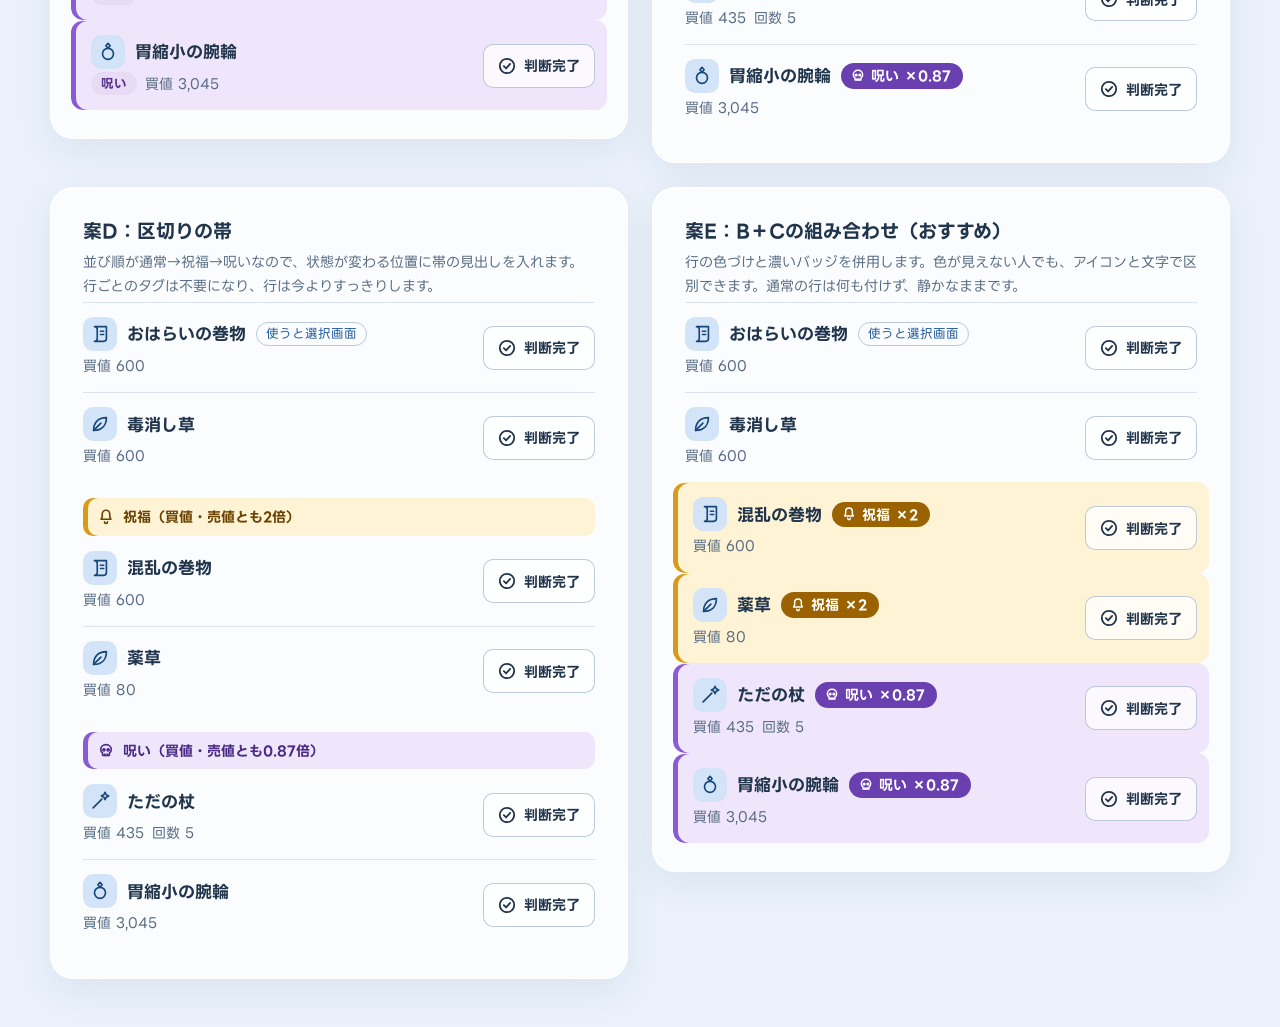
<file: mocks/state-visual.html>
<!doctype html>
<html lang="ja">
<head>
<meta charset="utf-8">
<meta name="viewport" content="width=device-width, initial-scale=1, viewport-fit=cover">
<meta name="robots" content="noindex">
<title>祝福・呪いの見せ方（モック）</title>
<style>
/* Layout: 値段入力欄を上部に固定し、その下に「売値が一致」「買値が一致」の候補を並べる。配色はRose Glassの構造を青系に置き換え。 */
@font-face { font-family: "RoseGlassSeedJP"; src: url([data-uri]) format("woff2"); font-weight: 400; font-style: normal; font-display: swap; }
@font-face { font-family: "RoseGlassSeedJP"; src: url([data-uri]) format("woff2"); font-weight: 700; font-style: normal; font-display: swap; }

:root {
  --rg-bg: #eaf1fa;
  --rg-text: #20344b;
  --rg-muted: #566a82;
  --rg-accent: #2a6cb8;
  --rg-accent-text: #1d579a;
  --rg-on-accent: #ffffff;
  --rg-border: rgba(38, 84, 140, .14);
  --rg-control-border: rgba(38, 84, 140, .30);
  --rg-glass: rgba(255, 255, 255, .52);
  --rg-readable: rgba(255, 255, 255, .78);
  --rg-edge: rgba(255, 255, 255, .85);
  --rg-solid-surface: #fbfdff;
  --rg-control: rgba(255, 255, 255, .75);
  --rg-danger: #a23e52;
  --rg-chip-on-bg: #d3e4f8;
  --rg-chip-on-border: #6b9bd0;
  --rg-chip-on-text: #174678;
  --rg-hover-border: #5b8fcc;
  --rg-hover-bg: #ffffff;
  --rg-disabled-bg: #e1e8f1;
  --rg-disabled-text: #5d6e83;
  --rg-shadow: 0 12px 36px rgba(30, 70, 125, .07), inset 0 1px 1px #fff;
  --rg-dialog-bg: #f7fbff;
  --rg-backdrop: rgba(18, 32, 51, .5);
  --tag-bless-bg: #fbeccb; --tag-bless-fg: #7a5200;
  --tag-curse-bg: #e8dcf5; --tag-curse-fg: #56308a;
  --amb-bg: linear-gradient(135deg, #e9f1fb, #dde9f7 60%, #f2f7fd);
  --amb-glow: radial-gradient(ellipse at 75% 0%, #fbfdff, transparent 58%);
  --amb-orb: linear-gradient(140deg, #ffffffb0, #9cc2ea65 40%, #7fb0e425 75%, #ffffff50);
  --amb-orb-edge: #ffffffb0;
  --rg-radius-surface: 23px;
  --rg-radius-control: 10px;
  --rg-radius-pill: 999px;
  --rg-fast: 150ms;
  --rg-enter: 220ms;
}
@media (prefers-color-scheme: dark) {
  :root:not([data-theme="light"]) {
    --rg-bg: #0d1622; --rg-text: #e3ecf7; --rg-muted: #9fb2c8; --rg-accent: #4c93e0; --rg-accent-text: #86bbf2; --rg-on-accent: #07192d;
    --rg-border: rgba(160, 200, 245, .15); --rg-control-border: rgba(160, 200, 245, .32);
    --rg-glass: rgba(22, 34, 50, .55); --rg-readable: rgba(22, 34, 50, .78); --rg-edge: rgba(160, 200, 245, .18); --rg-solid-surface: #131f2f;
    --rg-control: rgba(255, 255, 255, .06); --rg-danger: #f08a9b;
    --rg-chip-on-bg: #1d3a5e; --rg-chip-on-border: #4d7fb8; --rg-chip-on-text: #cfe3fa; --rg-hover-border: #6aa0dc; --rg-hover-bg: rgba(255, 255, 255, .1);
    --rg-disabled-bg: #1c2a3b; --rg-disabled-text: #7f93aa;
    --rg-shadow: 0 12px 36px rgba(0, 0, 0, .35), inset 0 1px 1px rgba(255, 255, 255, .06);
    --rg-dialog-bg: #16243a; --rg-backdrop: rgba(0, 0, 0, .6);
    --tag-bless-bg: #4a3a14; --tag-bless-fg: #f4d68a; --tag-curse-bg: #3a2a57; --tag-curse-fg: #d9c4f5;
    --amb-bg: linear-gradient(135deg, #0b1420, #0f1d30 60%, #0c1622);
    --amb-glow: radial-gradient(ellipse at 75% 0%, #162840, transparent 58%);
    --amb-orb: linear-gradient(140deg, #6aa4e418, #3b7ac330 40%, #2a5c9a18 75%, #ffffff08);
    --amb-orb-edge: rgba(160, 200, 245, .12);
    color-scheme: dark;
  }
}
:root[data-theme="dark"] {
  --rg-bg: #0d1622; --rg-text: #e3ecf7; --rg-muted: #9fb2c8; --rg-accent: #4c93e0; --rg-accent-text: #86bbf2; --rg-on-accent: #07192d;
  --rg-border: rgba(160, 200, 245, .15); --rg-control-border: rgba(160, 200, 245, .32);
  --rg-glass: rgba(22, 34, 50, .55); --rg-readable: rgba(22, 34, 50, .78); --rg-edge: rgba(160, 200, 245, .18); --rg-solid-surface: #131f2f;
  --rg-control: rgba(255, 255, 255, .06); --rg-danger: #f08a9b;
  --rg-chip-on-bg: #1d3a5e; --rg-chip-on-border: #4d7fb8; --rg-chip-on-text: #cfe3fa; --rg-hover-border: #6aa0dc; --rg-hover-bg: rgba(255, 255, 255, .1);
  --rg-disabled-bg: #1c2a3b; --rg-disabled-text: #7f93aa;
  --rg-shadow: 0 12px 36px rgba(0, 0, 0, .35), inset 0 1px 1px rgba(255, 255, 255, .06);
  --rg-dialog-bg: #16243a; --rg-backdrop: rgba(0, 0, 0, .6);
  --tag-bless-bg: #4a3a14; --tag-bless-fg: #f4d68a; --tag-curse-bg: #3a2a57; --tag-curse-fg: #d9c4f5;
  --amb-bg: linear-gradient(135deg, #0b1420, #0f1d30 60%, #0c1622);
  --amb-glow: radial-gradient(ellipse at 75% 0%, #162840, transparent 58%);
  --amb-orb: linear-gradient(140deg, #6aa4e418, #3b7ac330 40%, #2a5c9a18 75%, #ffffff08);
  --amb-orb-edge: rgba(160, 200, 245, .12);
  color-scheme: dark;
}

body { background: var(--rg-bg); color: var(--rg-text); margin: 0; }
body::before { content: ""; position: fixed; inset: 0 0 auto; height: env(safe-area-inset-top, 0px); z-index: 20; background: var(--rg-bg); }

.rg-theme {
  min-height: 100dvh;
  padding-left: max(16px, env(safe-area-inset-left, 0px));
  padding-right: max(16px, env(safe-area-inset-right, 0px));
  padding-block: 10px 0;
  color: var(--rg-text);
  font-family: "RoseGlassSeedJP", "Hiragino Sans", "Noto Sans JP", sans-serif;
  font-synthesis: none;
  font-size: 16px;
  line-height: 1.8;
  isolation: isolate;
}
.rg-theme *, .rg-theme *::before, .rg-theme *::after { box-sizing: border-box; }
.rg-theme :where(h1, h2, h3, p, ul) { margin: 0; padding: 0; }
.rg-theme ul { list-style: none; }

.rg-page { width: min(1180px, 100%); margin-inline: auto; padding-block: 24px 48px; }
.rg-stack { display: grid; gap: var(--space-6, 24px); }
.rg-surface, .rg-nav { background: var(--rg-solid-surface); border: 1px solid var(--rg-edge); box-shadow: var(--rg-shadow); }
.rg-surface { border-radius: var(--rg-radius-surface); padding: 28px 32px; min-width: 0; }
.rg-nav { position: sticky; top: calc(env(safe-area-inset-top, 0px) + 10px); z-index: 10; width: min(1180px, 100%); margin: 0 auto; padding: 12px 20px; border-radius: 28px; display: grid; grid-template-columns: auto minmax(0, 1fr) auto; align-items: center; gap: 20px; }
.rg-brand { font-size: 18px; line-height: 1.4; font-weight: 700; }
.rg-heading { font-size: 19px; line-height: 1.6; font-weight: 700; text-wrap: balance; }
.rg-muted { color: var(--rg-muted); font-size: 14px; }
.rg-link { color: var(--rg-accent-text); text-decoration: underline; text-underline-offset: 3px; overflow-wrap: anywhere; }
.linkbtn { appearance: none; background: none; border: 0; padding: 0; margin: 0; font: inherit; color: var(--rg-accent-text); text-decoration: underline; text-underline-offset: 3px; cursor: pointer; }
.linkbtn:focus-visible, .rg-link:focus-visible { outline: 2px solid var(--rg-accent); outline-offset: 3px; border-radius: 4px; }

.rg-button { display: inline-flex; align-items: center; justify-content: center; gap: 8px; min-height: 46px; padding: 10px 18px; border: 1px solid var(--rg-control-border); border-radius: var(--rg-radius-control); background: var(--rg-control); color: var(--rg-text); font: inherit; font-size: 15px; line-height: 1.5; font-weight: 700; cursor: pointer; transition: background-color var(--rg-fast) ease, border-color var(--rg-fast) ease, transform var(--rg-fast) ease; }
.rg-button--primary { background: var(--rg-accent); color: var(--rg-on-accent); border-color: transparent; border-radius: var(--rg-radius-pill); padding-inline: 24px; box-shadow: inset 0 1px 1px #ffffff70; }
.rg-button--danger { color: var(--rg-danger); }
.rg-button:disabled { cursor: default; background: var(--rg-disabled-bg); color: var(--rg-disabled-text); border-color: transparent; box-shadow: none; }
.rg-button:focus-visible, .rg-chip:focus-visible { outline: 2px solid var(--rg-accent); outline-offset: 3px; }

.rg-input { width: 100%; min-width: 0; min-height: 48px; padding: 10px 12px; border: 1px solid var(--rg-control-border); border-radius: var(--rg-radius-control); background: var(--rg-control); color: var(--rg-text); font: inherit; font-size: 16px; line-height: 1.6; transition: border-color 160ms ease, box-shadow 160ms ease; }
.rg-input:focus-visible { outline: 2px solid var(--rg-accent); outline-offset: 3px; }
.rg-input::placeholder { color: var(--rg-muted); opacity: 1; }
.rg-visually-hidden { position: absolute; width: 1px; height: 1px; padding: 0; margin: -1px; overflow: hidden; clip-path: inset(50%); white-space: nowrap; border: 0; }

.rg-chips { display: flex; flex-wrap: wrap; gap: 8px; }
.rg-chip { display: inline-flex; align-items: center; gap: 8px; min-height: 44px; padding: 8px 14px; border: 1px solid var(--rg-control-border); border-radius: var(--rg-radius-pill); font: inherit; font-size: 14px; line-height: 1.4; background: var(--rg-control); color: var(--rg-text); cursor: pointer; transition: background-color var(--rg-fast) ease, border-color var(--rg-fast) ease; }
.rg-chip[aria-pressed="true"] { background: var(--rg-chip-on-bg); border-color: var(--rg-chip-on-border); color: var(--rg-chip-on-text); font-weight: 700; }
.chip-count { font-size: 12.5px; font-variant-numeric: tabular-nums; opacity: .85; }

/* 値段入力 */
.dock-brand { display: grid; gap: 0; min-width: 0; }
.dock-brand .rg-muted { font-size: 13px; line-height: 1.5; font-variant-numeric: tabular-nums; }
.price-wrap { position: relative; width: 100%; max-width: 460px; justify-self: center; }
.price-input { min-height: 56px; padding: 8px 128px 8px 16px; border-radius: 14px; font-size: 28px; line-height: 1.3; font-weight: 700; font-variant-numeric: tabular-nums; letter-spacing: .02em; }
.price-input::placeholder { font-size: 17px; font-weight: 400; letter-spacing: 0; }
.price-unit { position: absolute; right: 56px; top: 50%; transform: translateY(-50%); font-size: 14px; font-weight: 700; color: var(--rg-muted); pointer-events: none; }
.price-clear { position: absolute; right: 6px; top: 50%; transform: translateY(-50%); width: 44px; height: 44px; display: grid; place-items: center; border: 0; border-radius: 50%; background: transparent; color: var(--rg-muted); cursor: pointer; }
.price-clear:focus-visible { outline: 2px solid var(--rg-accent); outline-offset: 0; }
.price-clear svg { width: 20px; height: 20px; }

/* フィルター面 */
.filter-surface { display: grid; gap: 12px; padding-block: 20px; }
.status-line { min-height: 28px; display: flex; flex-wrap: wrap; gap: 4px 16px; align-items: center; }

/* 結果 */
.results-grid { display: grid; grid-template-columns: repeat(2, minmax(0, 1fr)); gap: 24px; align-items: start; }
.res-head { display: flex; flex-wrap: wrap; align-items: baseline; gap: 4px 12px; }
.res-num { font-variant-numeric: tabular-nums; color: var(--rg-accent-text); }
.res-count { font-size: 14px; font-weight: 400; color: var(--rg-muted); }
.res-sec { scroll-margin-top: 150px; }
.cat-ico { flex: none; width: 34px; height: 34px; padding: 6px; border-radius: 10px; background: var(--rg-chip-on-bg); color: var(--rg-chip-on-text); }
.cat-title .cat-ico { width: 30px; height: 30px; padding: 5px; border-radius: 9px; }
.rg-chip .cat-ico { width: 24px; height: 24px; padding: 3px; border-radius: 8px; margin-left: -6px; }
.rg-chip[aria-pressed="true"] .cat-ico { background: var(--rg-solid-surface); color: var(--rg-accent-text); }
.nm { display: inline-flex; align-items: center; gap: 10px; min-width: 0; }
.cat-title { display: flex; align-items: center; gap: 10px; margin-top: 20px; padding-bottom: 4px; font-size: 14px; line-height: 1.6; font-weight: 700; letter-spacing: .06em; color: var(--rg-accent-text); }
.cat-title:first-of-type { margin-top: 12px; }
.rg-list-row { display: grid; grid-template-columns: minmax(0, 1fr) auto; gap: 16px; align-items: center; padding: 14px 0; border-top: 1px solid var(--rg-border); }
.rg-list-row > * { min-width: 0; }
.rg-list-title { display: flex; flex-wrap: wrap; align-items: center; gap: 2px 10px; font-weight: 700; font-size: 17px; line-height: 1.6; overflow-wrap: anywhere; }
.rg-list-copy { margin-top: 2px; font-size: 14px; color: var(--rg-muted); display: grid; gap: 2px; }
.var { display: flex; flex-wrap: wrap; align-items: center; gap: 2px 8px; font-variant-numeric: tabular-nums; }
.faint { font-size: 12.5px; opacity: .9; }
.tag { display: inline-flex; align-items: center; padding: 0 9px; border-radius: 999px; font-size: 12.5px; font-weight: 700; line-height: 1.7; border: 1px solid transparent; white-space: nowrap; }
.tag-n { color: var(--rg-muted); border-color: var(--rg-border); background: var(--rg-control); }
.tag-b { color: var(--tag-bless-fg); background: var(--tag-bless-bg); }
.tag-c { color: var(--tag-curse-fg); background: var(--tag-curse-bg); }
.tag-hint { color: var(--rg-accent-text); border-color: var(--rg-control-border); font-weight: 400; }
.judge { min-height: 44px; padding: 8px 14px; font-size: 14px; white-space: nowrap; }
.judge svg { width: 18px; height: 18px; flex: none; }
.hidden-line { margin-top: 14px; padding-top: 12px; border-top: 1px dashed var(--rg-border); display: flex; flex-wrap: wrap; gap: 4px 12px; align-items: center; }
.empty-box { padding: 20px 0 8px; color: var(--rg-muted); }
.empty-box strong { color: var(--rg-text); }

.hero-empty { grid-column: 1 / -1; display: grid; gap: 16px; }
.hero-empty p { max-width: 62ch; }
.example-row { display: flex; flex-wrap: wrap; align-items: center; gap: 8px 10px; }

/* 判断済み */
.judged-box > summary { cursor: pointer; font-weight: 700; font-size: 19px; line-height: 1.6; list-style: none; display: flex; align-items: center; gap: 10px; min-height: 44px; }
.judged-box > summary::-webkit-details-marker { display: none; }
.judged-box > summary::before { content: ""; width: 8px; height: 8px; border-right: 2px solid currentColor; border-bottom: 2px solid currentColor; transform: rotate(-45deg); transition: transform var(--rg-fast) ease; }
.judged-box[open] > summary::before { transform: rotate(45deg); }
.judged-box > summary:focus-visible { outline: 2px solid var(--rg-accent); outline-offset: 3px; border-radius: 8px; }
.judged-body { margin-top: 12px; display: grid; gap: 16px; }
.judged-group { display: grid; gap: 8px; }
.judged-group .cat-title { margin-top: 0; padding-bottom: 0; }

/* 解説 */
.site-foot { padding: 4px 4px 0; text-align: center; }
.rg-document-row { display: grid; grid-template-columns: 210px minmax(0, 1fr); gap: 32px; padding: 24px 0; }
.rg-document-row:first-child { padding-top: 0; }
.rg-document-row:last-child { padding-bottom: 0; }
.rg-document-row + .rg-document-row { border-top: 1px solid var(--rg-border); }
.rg-copy { max-width: 72ch; min-width: 0; font-size: 16px; line-height: 1.95; overflow-wrap: anywhere; }
.rg-copy p + p { margin-top: 12px; }

/* ダイアログ */
.rg-dialog { width: min(520px, calc(100vw - 32px)); max-height: calc(100dvh - 40px); overflow: auto; padding: 28px; color: var(--rg-text); background: var(--rg-dialog-bg); border: 1px solid var(--rg-edge); border-radius: var(--rg-radius-surface); box-shadow: 0 20px 60px rgba(10, 30, 60, .25); font-family: inherit; font-size: 16px; line-height: 1.8; }
.rg-dialog::backdrop { background: var(--rg-backdrop); }
.rg-dialog .rg-heading { margin-bottom: 12px; }
.rg-actions { display: flex; flex-wrap: wrap; justify-content: flex-end; gap: 12px; margin-top: 24px; }

.rg-ambient { position: fixed; inset: 0; z-index: -1; overflow: hidden; pointer-events: none; background: var(--amb-glow), var(--amb-bg); }
.rg-ambient::before, .rg-ambient::after { content: ""; position: absolute; border-radius: 50%; border: 1px solid var(--amb-orb-edge); background: var(--amb-orb); }
.rg-ambient::before { width: 1000px; height: 360px; right: -450px; top: 160px; transform: rotate(-35deg); }
.rg-ambient::after { width: 550px; height: 250px; left: -280px; top: -160px; transform: rotate(-25deg); }

@supports ((backdrop-filter: blur(1px)) or (-webkit-backdrop-filter: blur(1px))) {
  .rg-surface { background: var(--rg-readable); -webkit-backdrop-filter: blur(22px); backdrop-filter: blur(22px); }
  .rg-nav { background: var(--rg-glass); -webkit-backdrop-filter: blur(24px) saturate(1.2); backdrop-filter: blur(24px) saturate(1.2); }
}
@media (prefers-reduced-transparency: reduce) {
  .rg-theme :is(.rg-surface, .rg-nav) { background: var(--rg-solid-surface); -webkit-backdrop-filter: none; backdrop-filter: none; }
}
@media (hover: hover) and (pointer: fine) {
  .rg-button:hover:not(:disabled), .rg-chip:hover { border-color: var(--rg-hover-border); background: var(--rg-hover-bg); }
  .rg-button--primary:hover:not(:disabled) { filter: brightness(1.08); }
  .rg-button:active:not(:disabled) { transform: translateY(1px); }
  .price-clear:hover { color: var(--rg-text); background: var(--rg-control); }
}
@media (prefers-reduced-motion: no-preference) {
  .rg-enter { animation: rg-enter var(--rg-enter) ease-out; }
  @keyframes rg-enter { from { opacity: 0; transform: translateY(6px); } to { opacity: 1; transform: translateY(0); } }
}
@media (prefers-reduced-motion: reduce) {
  .rg-theme *, .rg-theme *::before, .rg-theme *::after { animation: none !important; transition: none !important; scroll-behavior: auto !important; }
}
@media (min-width: 701px) {
  .rg-theme { padding-left: max(32px, env(safe-area-inset-left, 0px)); padding-right: max(32px, env(safe-area-inset-right, 0px)); padding-top: 14px; }
  .rg-nav { top: calc(env(safe-area-inset-top, 0px) + 14px); }
}
@media (max-width: 900px) {
  .results-grid { grid-template-columns: minmax(0, 1fr); }
  .rg-document-row { grid-template-columns: minmax(0, 1fr); gap: 12px; }
  .res-sec { scroll-margin-top: 170px; }
}
@media (max-width: 700px) {
  .rg-page { padding-block: 20px 32px; }
  .rg-nav { grid-template-columns: minmax(0, 1fr) auto; gap: 8px 12px; padding: 10px 14px; border-radius: 24px; }
  .price-wrap { grid-column: 1 / -1; grid-row: 2; max-width: none; }
  .rg-surface { padding: 22px 18px; }
  .filter-surface { padding-block: 18px; }
  .rg-heading { font-size: 18px; }
}
@media (forced-colors: active) {
  .rg-theme { color: CanvasText; background: Canvas; }
  .rg-ambient { display: none; }
  .rg-theme :is(.rg-surface, .rg-nav, .rg-dialog, .rg-button, .rg-input, .rg-chip) { background: Canvas; color: CanvasText; border: 1px solid ButtonBorder; box-shadow: none; backdrop-filter: none; }
}

[hidden] { display: none !important; }
:root { color-scheme: light; }

:root { --st-b-solid:#9a6200; --st-b-on:#fff; --st-b-tint:#fff3d6; --st-b-stripe:#d99a1a; --st-b-text:#6b4300;
        --st-c-solid:#6a3fb0; --st-c-on:#fff; --st-c-tint:#efe6fb; --st-c-stripe:#8a5bd6; --st-c-text:#4a2a86; }
@media (prefers-color-scheme: dark) { :root:not([data-theme="light"]) {
  --st-b-solid:#e8b64a; --st-b-on:#2b1d00; --st-b-tint:rgba(232,182,74,.14); --st-b-stripe:#e8b64a; --st-b-text:#f4d68a;
  --st-c-solid:#a98be6; --st-c-on:#1d1033; --st-c-tint:rgba(169,139,230,.16); --st-c-stripe:#a98be6; --st-c-text:#d9c4f5; } }
:root[data-theme="dark"] {
  --st-b-solid:#e8b64a; --st-b-on:#2b1d00; --st-b-tint:rgba(232,182,74,.14); --st-b-stripe:#e8b64a; --st-b-text:#f4d68a;
  --st-c-solid:#a98be6; --st-c-on:#1d1033; --st-c-tint:rgba(169,139,230,.16); --st-c-stripe:#a98be6; --st-c-text:#d9c4f5; }
.mock-note { display: grid; gap: 8px; }
.mock-note p { max-width: 72ch; }
.mock-theme { display: flex; flex-wrap: wrap; gap: 8px; }
.idea-head { display: grid; gap: 4px; margin-bottom: 4px; }
.idea-head p { font-size: 14px; color: var(--rg-muted); line-height: 1.7; }
.rg-list-row.st-n { }
.ico-wrap { position: relative; display: inline-flex; flex: none; }
.corner { position: absolute; right: -6px; bottom: -6px; width: 20px; height: 20px; border-radius: 50%; display: grid; place-items: center; border: 2px solid var(--rg-solid-surface); }
.corner svg { width: 12px; height: 12px; stroke-width: 2.4; }
.corner-b { background: var(--st-b-solid); color: var(--st-b-on); }
.corner-c { background: var(--st-c-solid); color: var(--st-c-on); }
.pill { display: inline-flex; align-items: center; gap: 5px; padding: 1px 12px 1px 9px; border-radius: 999px; font-size: 14px; font-weight: 700; line-height: 1.7; white-space: nowrap; }
.pill svg { width: 16px; height: 16px; stroke-width: 2.2; flex: none; }
.pill-b { background: var(--st-b-solid); color: var(--st-b-on); }
.pill-c { background: var(--st-c-solid); color: var(--st-c-on); }
.idea-B .rg-list-row.st-b, .idea-E .rg-list-row.st-b { background: var(--st-b-tint); box-shadow: inset 5px 0 0 var(--st-b-stripe); }
.idea-B .rg-list-row.st-c, .idea-E .rg-list-row.st-c { background: var(--st-c-tint); box-shadow: inset 5px 0 0 var(--st-c-stripe); }
.idea-B .rg-list-row.st-b, .idea-B .rg-list-row.st-c, .idea-E .rg-list-row.st-b, .idea-E .rg-list-row.st-c { margin-inline: -12px; padding-inline: 20px 12px; border-top-color: transparent; border-radius: 12px; }
.state-band { display: flex; align-items: center; gap: 8px; margin-top: 16px; padding: 6px 14px; border-radius: 10px; font-size: 14px; font-weight: 700; }
.state-band svg { width: 18px; height: 18px; stroke-width: 2.2; flex: none; }
.band-b { background: var(--st-b-tint); color: var(--st-b-text); box-shadow: inset 5px 0 0 var(--st-b-stripe); }
.band-c { background: var(--st-c-tint); color: var(--st-c-text); box-shadow: inset 5px 0 0 var(--st-c-stripe); }
.idea-D .state-band + .rg-list-row { border-top-color: transparent; }
</style>
</head>
<body>
<div class="rg-theme"><div class="rg-ambient" aria-hidden="true"></div>
<header class="rg-nav"><div class="dock-brand"><h1 class="rg-brand">祝福・呪いの見せ方（モック）</h1><span class="rg-muted">デザイン案の比較用。アプリ本体には反映していません</span></div><span></span>
<div class="mock-theme" role="group" aria-label="表示テーマ"><button class="rg-chip" type="button" data-theme-set="light">ライト</button><button class="rg-chip" type="button" data-theme-set="dark">ダーク</button><button class="rg-chip" type="button" data-theme-set="" aria-pressed="true">端末に合わせる</button></div></header>
<main class="rg-page rg-stack">
<section class="rg-surface mock-note"><h2 class="rg-heading">見方</h2><p>同じ6行（通常2、祝福2、呪い2）を、案ごとに見せ方だけ変えて並べています。画面幅を狭めるとスマホの見え方も確認できます。上のボタンでダークモードも切り替えられます。</p><p class="rg-muted">価格は実データから取った値ですが、6行は見比べやすいよう価格の異なるものを1つの一覧に混ぜています。実際の画面では同じ価格のものだけが並びます。</p></section>
<div class="results-grid">
<section class="rg-surface idea-0"><div class="idea-head"><h2 class="rg-heading">現状</h2><p>淡い色の小さなタグ。どの行が祝福・呪いかは、タグの文字を読まないと分かりません。</p></div><ul><li class="rg-list-row st-n"><div><p class="rg-list-title"><span class="nm"><svg class="cat-ico" viewBox="0 0 24 24" fill="none" stroke="currentColor" stroke-width="1.8" stroke-linecap="round" stroke-linejoin="round" aria-hidden="true"><path d="M8 4h11v13a3 3 0 0 1-3 3H6a3 3 0 0 0 3-3V7a3 3 0 0 0-3-3h2z"/><path d="M12.5 9H16M12.5 12.5H16"/></svg><span>おはらいの巻物</span></span><span class="tag tag-hint">使うと選択画面</span></p><div class="rg-list-copy"><span class="var"><span class="tag tag-n">通常</span><span>買値 600</span></span></div></div><button class="rg-button judge" type="button"><svg viewBox="0 0 20 20" fill="none" stroke="currentColor" stroke-width="2" stroke-linecap="round" stroke-linejoin="round" aria-hidden="true"><circle cx="10" cy="10" r="8"/><path d="M6.5 10.2l2.5 2.5 4.5-5"/></svg>判断完了</button></li><li class="rg-list-row st-n"><div><p class="rg-list-title"><span class="nm"><svg class="cat-ico" viewBox="0 0 24 24" fill="none" stroke="currentColor" stroke-width="1.8" stroke-linecap="round" stroke-linejoin="round" aria-hidden="true"><path d="M5 19c0-8.5 5-14 14-14 0 9-5.5 14-14 14z"/><path d="M5 19l8-8"/></svg><span>毒消し草</span></span></p><div class="rg-list-copy"><span class="var"><span class="tag tag-n">通常</span><span>買値 600</span></span></div></div><button class="rg-button judge" type="button"><svg viewBox="0 0 20 20" fill="none" stroke="currentColor" stroke-width="2" stroke-linecap="round" stroke-linejoin="round" aria-hidden="true"><circle cx="10" cy="10" r="8"/><path d="M6.5 10.2l2.5 2.5 4.5-5"/></svg>判断完了</button></li><li class="rg-list-row st-b"><div><p class="rg-list-title"><span class="nm"><svg class="cat-ico" viewBox="0 0 24 24" fill="none" stroke="currentColor" stroke-width="1.8" stroke-linecap="round" stroke-linejoin="round" aria-hidden="true"><path d="M8 4h11v13a3 3 0 0 1-3 3H6a3 3 0 0 0 3-3V7a3 3 0 0 0-3-3h2z"/><path d="M12.5 9H16M12.5 12.5H16"/></svg><span>混乱の巻物</span></span></p><div class="rg-list-copy"><span class="var"><span class="tag tag-b">祝福</span><span>買値 600</span></span></div></div><button class="rg-button judge" type="button"><svg viewBox="0 0 20 20" fill="none" stroke="currentColor" stroke-width="2" stroke-linecap="round" stroke-linejoin="round" aria-hidden="true"><circle cx="10" cy="10" r="8"/><path d="M6.5 10.2l2.5 2.5 4.5-5"/></svg>判断完了</button></li><li class="rg-list-row st-b"><div><p class="rg-list-title"><span class="nm"><svg class="cat-ico" viewBox="0 0 24 24" fill="none" stroke="currentColor" stroke-width="1.8" stroke-linecap="round" stroke-linejoin="round" aria-hidden="true"><path d="M5 19c0-8.5 5-14 14-14 0 9-5.5 14-14 14z"/><path d="M5 19l8-8"/></svg><span>薬草</span></span></p><div class="rg-list-copy"><span class="var"><span class="tag tag-b">祝福</span><span>買値 80</span></span></div></div><button class="rg-button judge" type="button"><svg viewBox="0 0 20 20" fill="none" stroke="currentColor" stroke-width="2" stroke-linecap="round" stroke-linejoin="round" aria-hidden="true"><circle cx="10" cy="10" r="8"/><path d="M6.5 10.2l2.5 2.5 4.5-5"/></svg>判断完了</button></li><li class="rg-list-row st-c"><div><p class="rg-list-title"><span class="nm"><svg class="cat-ico" viewBox="0 0 24 24" fill="none" stroke="currentColor" stroke-width="1.8" stroke-linecap="round" stroke-linejoin="round" aria-hidden="true"><path d="M4.5 19.5L14 10"/><path d="M17.5 2.5l1.3 2.7 2.7 1.3-2.7 1.3-1.3 2.7-1.3-2.7-2.7-1.3 2.7-1.3z"/></svg><span>ただの杖</span></span></p><div class="rg-list-copy"><span class="var"><span class="tag tag-c">呪い</span><span>買値 435</span><span>回数 5</span></span></div></div><button class="rg-button judge" type="button"><svg viewBox="0 0 20 20" fill="none" stroke="currentColor" stroke-width="2" stroke-linecap="round" stroke-linejoin="round" aria-hidden="true"><circle cx="10" cy="10" r="8"/><path d="M6.5 10.2l2.5 2.5 4.5-5"/></svg>判断完了</button></li><li class="rg-list-row st-c"><div><p class="rg-list-title"><span class="nm"><svg class="cat-ico" viewBox="0 0 24 24" fill="none" stroke="currentColor" stroke-width="1.8" stroke-linecap="round" stroke-linejoin="round" aria-hidden="true"><circle cx="12" cy="14" r="6"/><path d="M12 2.5l2.3 2.7L12 8 9.7 5.2z"/></svg><span>胃縮小の腕輪</span></span></p><div class="rg-list-copy"><span class="var"><span class="tag tag-c">呪い</span><span>買値 3,045</span></span></div></div><button class="rg-button judge" type="button"><svg viewBox="0 0 20 20" fill="none" stroke="currentColor" stroke-width="2" stroke-linecap="round" stroke-linejoin="round" aria-hidden="true"><circle cx="10" cy="10" r="8"/><path d="M6.5 10.2l2.5 2.5 4.5-5"/></svg>判断完了</button></li></ul></section>
<section class="rg-surface idea-A"><div class="idea-head"><h2 class="rg-heading">案A：ゲームのマークを重ねる</h2><p>種別アイコンの角に、ゲーム内と同じ「ベル（祝福）」「ドクロ（呪い）」を重ねます。プレイヤーが見慣れた記号で気づけます。タグは残します。</p></div><ul><li class="rg-list-row st-n"><div><p class="rg-list-title"><span class="nm"><svg class="cat-ico" viewBox="0 0 24 24" fill="none" stroke="currentColor" stroke-width="1.8" stroke-linecap="round" stroke-linejoin="round" aria-hidden="true"><path d="M8 4h11v13a3 3 0 0 1-3 3H6a3 3 0 0 0 3-3V7a3 3 0 0 0-3-3h2z"/><path d="M12.5 9H16M12.5 12.5H16"/></svg><span>おはらいの巻物</span></span><span class="tag tag-hint">使うと選択画面</span></p><div class="rg-list-copy"><span class="var"><span class="tag tag-n">通常</span><span>買値 600</span></span></div></div><button class="rg-button judge" type="button"><svg viewBox="0 0 20 20" fill="none" stroke="currentColor" stroke-width="2" stroke-linecap="round" stroke-linejoin="round" aria-hidden="true"><circle cx="10" cy="10" r="8"/><path d="M6.5 10.2l2.5 2.5 4.5-5"/></svg>判断完了</button></li><li class="rg-list-row st-n"><div><p class="rg-list-title"><span class="nm"><svg class="cat-ico" viewBox="0 0 24 24" fill="none" stroke="currentColor" stroke-width="1.8" stroke-linecap="round" stroke-linejoin="round" aria-hidden="true"><path d="M5 19c0-8.5 5-14 14-14 0 9-5.5 14-14 14z"/><path d="M5 19l8-8"/></svg><span>毒消し草</span></span></p><div class="rg-list-copy"><span class="var"><span class="tag tag-n">通常</span><span>買値 600</span></span></div></div><button class="rg-button judge" type="button"><svg viewBox="0 0 20 20" fill="none" stroke="currentColor" stroke-width="2" stroke-linecap="round" stroke-linejoin="round" aria-hidden="true"><circle cx="10" cy="10" r="8"/><path d="M6.5 10.2l2.5 2.5 4.5-5"/></svg>判断完了</button></li><li class="rg-list-row st-b"><div><p class="rg-list-title"><span class="nm"><span class="ico-wrap"><svg class="cat-ico" viewBox="0 0 24 24" fill="none" stroke="currentColor" stroke-width="1.8" stroke-linecap="round" stroke-linejoin="round" aria-hidden="true"><path d="M8 4h11v13a3 3 0 0 1-3 3H6a3 3 0 0 0 3-3V7a3 3 0 0 0-3-3h2z"/><path d="M12.5 9H16M12.5 12.5H16"/></svg><span class="corner corner-b"><svg class="" viewBox="0 0 24 24" fill="none" stroke="currentColor" stroke-width="1.8" stroke-linecap="round" stroke-linejoin="round" aria-hidden="true"><path d="M12 3a5 5 0 0 0-5 5v3.5L5.5 15h13L17 11.5V8a5 5 0 0 0-5-5z"/><path d="M10 18.5a2 2 0 0 0 4 0"/></svg></span></span><span>混乱の巻物</span></span></p><div class="rg-list-copy"><span class="var"><span class="tag tag-b">祝福</span><span>買値 600</span></span></div></div><button class="rg-button judge" type="button"><svg viewBox="0 0 20 20" fill="none" stroke="currentColor" stroke-width="2" stroke-linecap="round" stroke-linejoin="round" aria-hidden="true"><circle cx="10" cy="10" r="8"/><path d="M6.5 10.2l2.5 2.5 4.5-5"/></svg>判断完了</button></li><li class="rg-list-row st-b"><div><p class="rg-list-title"><span class="nm"><span class="ico-wrap"><svg class="cat-ico" viewBox="0 0 24 24" fill="none" stroke="currentColor" stroke-width="1.8" stroke-linecap="round" stroke-linejoin="round" aria-hidden="true"><path d="M5 19c0-8.5 5-14 14-14 0 9-5.5 14-14 14z"/><path d="M5 19l8-8"/></svg><span class="corner corner-b"><svg class="" viewBox="0 0 24 24" fill="none" stroke="currentColor" stroke-width="1.8" stroke-linecap="round" stroke-linejoin="round" aria-hidden="true"><path d="M12 3a5 5 0 0 0-5 5v3.5L5.5 15h13L17 11.5V8a5 5 0 0 0-5-5z"/><path d="M10 18.5a2 2 0 0 0 4 0"/></svg></span></span><span>薬草</span></span></p><div class="rg-list-copy"><span class="var"><span class="tag tag-b">祝福</span><span>買値 80</span></span></div></div><button class="rg-button judge" type="button"><svg viewBox="0 0 20 20" fill="none" stroke="currentColor" stroke-width="2" stroke-linecap="round" stroke-linejoin="round" aria-hidden="true"><circle cx="10" cy="10" r="8"/><path d="M6.5 10.2l2.5 2.5 4.5-5"/></svg>判断完了</button></li><li class="rg-list-row st-c"><div><p class="rg-list-title"><span class="nm"><span class="ico-wrap"><svg class="cat-ico" viewBox="0 0 24 24" fill="none" stroke="currentColor" stroke-width="1.8" stroke-linecap="round" stroke-linejoin="round" aria-hidden="true"><path d="M4.5 19.5L14 10"/><path d="M17.5 2.5l1.3 2.7 2.7 1.3-2.7 1.3-1.3 2.7-1.3-2.7-2.7-1.3 2.7-1.3z"/></svg><span class="corner corner-c"><svg class="" viewBox="0 0 24 24" fill="none" stroke="currentColor" stroke-width="1.8" stroke-linecap="round" stroke-linejoin="round" aria-hidden="true"><path d="M12 3.5c-4 0-7 2.8-7 6.5 0 2.2 1 3.8 2.5 4.8V18h9v-3.2C18 13.8 19 12.2 19 10c0-3.7-3-6.5-7-6.5z"/><circle cx="9.2" cy="10.5" r="1.3"/><circle cx="14.8" cy="10.5" r="1.3"/><path d="M10.5 18v-2M13.5 18v-2"/></svg></span></span><span>ただの杖</span></span></p><div class="rg-list-copy"><span class="var"><span class="tag tag-c">呪い</span><span>買値 435</span><span>回数 5</span></span></div></div><button class="rg-button judge" type="button"><svg viewBox="0 0 20 20" fill="none" stroke="currentColor" stroke-width="2" stroke-linecap="round" stroke-linejoin="round" aria-hidden="true"><circle cx="10" cy="10" r="8"/><path d="M6.5 10.2l2.5 2.5 4.5-5"/></svg>判断完了</button></li><li class="rg-list-row st-c"><div><p class="rg-list-title"><span class="nm"><span class="ico-wrap"><svg class="cat-ico" viewBox="0 0 24 24" fill="none" stroke="currentColor" stroke-width="1.8" stroke-linecap="round" stroke-linejoin="round" aria-hidden="true"><circle cx="12" cy="14" r="6"/><path d="M12 2.5l2.3 2.7L12 8 9.7 5.2z"/></svg><span class="corner corner-c"><svg class="" viewBox="0 0 24 24" fill="none" stroke="currentColor" stroke-width="1.8" stroke-linecap="round" stroke-linejoin="round" aria-hidden="true"><path d="M12 3.5c-4 0-7 2.8-7 6.5 0 2.2 1 3.8 2.5 4.8V18h9v-3.2C18 13.8 19 12.2 19 10c0-3.7-3-6.5-7-6.5z"/><circle cx="9.2" cy="10.5" r="1.3"/><circle cx="14.8" cy="10.5" r="1.3"/><path d="M10.5 18v-2M13.5 18v-2"/></svg></span></span><span>胃縮小の腕輪</span></span></p><div class="rg-list-copy"><span class="var"><span class="tag tag-c">呪い</span><span>買値 3,045</span></span></div></div><button class="rg-button judge" type="button"><svg viewBox="0 0 20 20" fill="none" stroke="currentColor" stroke-width="2" stroke-linecap="round" stroke-linejoin="round" aria-hidden="true"><circle cx="10" cy="10" r="8"/><path d="M6.5 10.2l2.5 2.5 4.5-5"/></svg>判断完了</button></li></ul></section>
<section class="rg-surface idea-B"><div class="idea-head"><h2 class="rg-heading">案B：行ごと色づける</h2><p>祝福は金、呪いは紫で、行の背景と左端の帯を染めます。文字を読まなくても、縦に流し見るだけで色の違いが目に入ります。</p></div><ul><li class="rg-list-row st-n"><div><p class="rg-list-title"><span class="nm"><svg class="cat-ico" viewBox="0 0 24 24" fill="none" stroke="currentColor" stroke-width="1.8" stroke-linecap="round" stroke-linejoin="round" aria-hidden="true"><path d="M8 4h11v13a3 3 0 0 1-3 3H6a3 3 0 0 0 3-3V7a3 3 0 0 0-3-3h2z"/><path d="M12.5 9H16M12.5 12.5H16"/></svg><span>おはらいの巻物</span></span><span class="tag tag-hint">使うと選択画面</span></p><div class="rg-list-copy"><span class="var"><span class="tag tag-n">通常</span><span>買値 600</span></span></div></div><button class="rg-button judge" type="button"><svg viewBox="0 0 20 20" fill="none" stroke="currentColor" stroke-width="2" stroke-linecap="round" stroke-linejoin="round" aria-hidden="true"><circle cx="10" cy="10" r="8"/><path d="M6.5 10.2l2.5 2.5 4.5-5"/></svg>判断完了</button></li><li class="rg-list-row st-n"><div><p class="rg-list-title"><span class="nm"><svg class="cat-ico" viewBox="0 0 24 24" fill="none" stroke="currentColor" stroke-width="1.8" stroke-linecap="round" stroke-linejoin="round" aria-hidden="true"><path d="M5 19c0-8.5 5-14 14-14 0 9-5.5 14-14 14z"/><path d="M5 19l8-8"/></svg><span>毒消し草</span></span></p><div class="rg-list-copy"><span class="var"><span class="tag tag-n">通常</span><span>買値 600</span></span></div></div><button class="rg-button judge" type="button"><svg viewBox="0 0 20 20" fill="none" stroke="currentColor" stroke-width="2" stroke-linecap="round" stroke-linejoin="round" aria-hidden="true"><circle cx="10" cy="10" r="8"/><path d="M6.5 10.2l2.5 2.5 4.5-5"/></svg>判断完了</button></li><li class="rg-list-row st-b"><div><p class="rg-list-title"><span class="nm"><svg class="cat-ico" viewBox="0 0 24 24" fill="none" stroke="currentColor" stroke-width="1.8" stroke-linecap="round" stroke-linejoin="round" aria-hidden="true"><path d="M8 4h11v13a3 3 0 0 1-3 3H6a3 3 0 0 0 3-3V7a3 3 0 0 0-3-3h2z"/><path d="M12.5 9H16M12.5 12.5H16"/></svg><span>混乱の巻物</span></span></p><div class="rg-list-copy"><span class="var"><span class="tag tag-b">祝福</span><span>買値 600</span></span></div></div><button class="rg-button judge" type="button"><svg viewBox="0 0 20 20" fill="none" stroke="currentColor" stroke-width="2" stroke-linecap="round" stroke-linejoin="round" aria-hidden="true"><circle cx="10" cy="10" r="8"/><path d="M6.5 10.2l2.5 2.5 4.5-5"/></svg>判断完了</button></li><li class="rg-list-row st-b"><div><p class="rg-list-title"><span class="nm"><svg class="cat-ico" viewBox="0 0 24 24" fill="none" stroke="currentColor" stroke-width="1.8" stroke-linecap="round" stroke-linejoin="round" aria-hidden="true"><path d="M5 19c0-8.5 5-14 14-14 0 9-5.5 14-14 14z"/><path d="M5 19l8-8"/></svg><span>薬草</span></span></p><div class="rg-list-copy"><span class="var"><span class="tag tag-b">祝福</span><span>買値 80</span></span></div></div><button class="rg-button judge" type="button"><svg viewBox="0 0 20 20" fill="none" stroke="currentColor" stroke-width="2" stroke-linecap="round" stroke-linejoin="round" aria-hidden="true"><circle cx="10" cy="10" r="8"/><path d="M6.5 10.2l2.5 2.5 4.5-5"/></svg>判断完了</button></li><li class="rg-list-row st-c"><div><p class="rg-list-title"><span class="nm"><svg class="cat-ico" viewBox="0 0 24 24" fill="none" stroke="currentColor" stroke-width="1.8" stroke-linecap="round" stroke-linejoin="round" aria-hidden="true"><path d="M4.5 19.5L14 10"/><path d="M17.5 2.5l1.3 2.7 2.7 1.3-2.7 1.3-1.3 2.7-1.3-2.7-2.7-1.3 2.7-1.3z"/></svg><span>ただの杖</span></span></p><div class="rg-list-copy"><span class="var"><span class="tag tag-c">呪い</span><span>買値 435</span><span>回数 5</span></span></div></div><button class="rg-button judge" type="button"><svg viewBox="0 0 20 20" fill="none" stroke="currentColor" stroke-width="2" stroke-linecap="round" stroke-linejoin="round" aria-hidden="true"><circle cx="10" cy="10" r="8"/><path d="M6.5 10.2l2.5 2.5 4.5-5"/></svg>判断完了</button></li><li class="rg-list-row st-c"><div><p class="rg-list-title"><span class="nm"><svg class="cat-ico" viewBox="0 0 24 24" fill="none" stroke="currentColor" stroke-width="1.8" stroke-linecap="round" stroke-linejoin="round" aria-hidden="true"><circle cx="12" cy="14" r="6"/><path d="M12 2.5l2.3 2.7L12 8 9.7 5.2z"/></svg><span>胃縮小の腕輪</span></span></p><div class="rg-list-copy"><span class="var"><span class="tag tag-c">呪い</span><span>買値 3,045</span></span></div></div><button class="rg-button judge" type="button"><svg viewBox="0 0 20 20" fill="none" stroke="currentColor" stroke-width="2" stroke-linecap="round" stroke-linejoin="round" aria-hidden="true"><circle cx="10" cy="10" r="8"/><path d="M6.5 10.2l2.5 2.5 4.5-5"/></svg>判断完了</button></li></ul></section>
<section class="rg-surface idea-C"><div class="idea-head"><h2 class="rg-heading">案C：濃いバッジ＋倍率</h2><p>祝福・呪いだけ、塗りつぶしの濃いバッジをアイテム名の横に付けます。ベル／ドクロのアイコンと「×2」「×0.87」入りです。通常にはタグを付けず、例外だけを目立たせます。</p></div><ul><li class="rg-list-row st-n"><div><p class="rg-list-title"><span class="nm"><svg class="cat-ico" viewBox="0 0 24 24" fill="none" stroke="currentColor" stroke-width="1.8" stroke-linecap="round" stroke-linejoin="round" aria-hidden="true"><path d="M8 4h11v13a3 3 0 0 1-3 3H6a3 3 0 0 0 3-3V7a3 3 0 0 0-3-3h2z"/><path d="M12.5 9H16M12.5 12.5H16"/></svg><span>おはらいの巻物</span></span><span class="tag tag-hint">使うと選択画面</span></p><div class="rg-list-copy"><span class="var"><span>買値 600</span></span></div></div><button class="rg-button judge" type="button"><svg viewBox="0 0 20 20" fill="none" stroke="currentColor" stroke-width="2" stroke-linecap="round" stroke-linejoin="round" aria-hidden="true"><circle cx="10" cy="10" r="8"/><path d="M6.5 10.2l2.5 2.5 4.5-5"/></svg>判断完了</button></li><li class="rg-list-row st-n"><div><p class="rg-list-title"><span class="nm"><svg class="cat-ico" viewBox="0 0 24 24" fill="none" stroke="currentColor" stroke-width="1.8" stroke-linecap="round" stroke-linejoin="round" aria-hidden="true"><path d="M5 19c0-8.5 5-14 14-14 0 9-5.5 14-14 14z"/><path d="M5 19l8-8"/></svg><span>毒消し草</span></span></p><div class="rg-list-copy"><span class="var"><span>買値 600</span></span></div></div><button class="rg-button judge" type="button"><svg viewBox="0 0 20 20" fill="none" stroke="currentColor" stroke-width="2" stroke-linecap="round" stroke-linejoin="round" aria-hidden="true"><circle cx="10" cy="10" r="8"/><path d="M6.5 10.2l2.5 2.5 4.5-5"/></svg>判断完了</button></li><li class="rg-list-row st-b"><div><p class="rg-list-title"><span class="nm"><svg class="cat-ico" viewBox="0 0 24 24" fill="none" stroke="currentColor" stroke-width="1.8" stroke-linecap="round" stroke-linejoin="round" aria-hidden="true"><path d="M8 4h11v13a3 3 0 0 1-3 3H6a3 3 0 0 0 3-3V7a3 3 0 0 0-3-3h2z"/><path d="M12.5 9H16M12.5 12.5H16"/></svg><span>混乱の巻物</span></span><span class="pill pill-b"><svg class="" viewBox="0 0 24 24" fill="none" stroke="currentColor" stroke-width="1.8" stroke-linecap="round" stroke-linejoin="round" aria-hidden="true"><path d="M12 3a5 5 0 0 0-5 5v3.5L5.5 15h13L17 11.5V8a5 5 0 0 0-5-5z"/><path d="M10 18.5a2 2 0 0 0 4 0"/></svg>祝福 ×2</span></p><div class="rg-list-copy"><span class="var"><span>買値 600</span></span></div></div><button class="rg-button judge" type="button"><svg viewBox="0 0 20 20" fill="none" stroke="currentColor" stroke-width="2" stroke-linecap="round" stroke-linejoin="round" aria-hidden="true"><circle cx="10" cy="10" r="8"/><path d="M6.5 10.2l2.5 2.5 4.5-5"/></svg>判断完了</button></li><li class="rg-list-row st-b"><div><p class="rg-list-title"><span class="nm"><svg class="cat-ico" viewBox="0 0 24 24" fill="none" stroke="currentColor" stroke-width="1.8" stroke-linecap="round" stroke-linejoin="round" aria-hidden="true"><path d="M5 19c0-8.5 5-14 14-14 0 9-5.5 14-14 14z"/><path d="M5 19l8-8"/></svg><span>薬草</span></span><span class="pill pill-b"><svg class="" viewBox="0 0 24 24" fill="none" stroke="currentColor" stroke-width="1.8" stroke-linecap="round" stroke-linejoin="round" aria-hidden="true"><path d="M12 3a5 5 0 0 0-5 5v3.5L5.5 15h13L17 11.5V8a5 5 0 0 0-5-5z"/><path d="M10 18.5a2 2 0 0 0 4 0"/></svg>祝福 ×2</span></p><div class="rg-list-copy"><span class="var"><span>買値 80</span></span></div></div><button class="rg-button judge" type="button"><svg viewBox="0 0 20 20" fill="none" stroke="currentColor" stroke-width="2" stroke-linecap="round" stroke-linejoin="round" aria-hidden="true"><circle cx="10" cy="10" r="8"/><path d="M6.5 10.2l2.5 2.5 4.5-5"/></svg>判断完了</button></li><li class="rg-list-row st-c"><div><p class="rg-list-title"><span class="nm"><svg class="cat-ico" viewBox="0 0 24 24" fill="none" stroke="currentColor" stroke-width="1.8" stroke-linecap="round" stroke-linejoin="round" aria-hidden="true"><path d="M4.5 19.5L14 10"/><path d="M17.5 2.5l1.3 2.7 2.7 1.3-2.7 1.3-1.3 2.7-1.3-2.7-2.7-1.3 2.7-1.3z"/></svg><span>ただの杖</span></span><span class="pill pill-c"><svg class="" viewBox="0 0 24 24" fill="none" stroke="currentColor" stroke-width="1.8" stroke-linecap="round" stroke-linejoin="round" aria-hidden="true"><path d="M12 3.5c-4 0-7 2.8-7 6.5 0 2.2 1 3.8 2.5 4.8V18h9v-3.2C18 13.8 19 12.2 19 10c0-3.7-3-6.5-7-6.5z"/><circle cx="9.2" cy="10.5" r="1.3"/><circle cx="14.8" cy="10.5" r="1.3"/><path d="M10.5 18v-2M13.5 18v-2"/></svg>呪い ×0.87</span></p><div class="rg-list-copy"><span class="var"><span>買値 435</span><span>回数 5</span></span></div></div><button class="rg-button judge" type="button"><svg viewBox="0 0 20 20" fill="none" stroke="currentColor" stroke-width="2" stroke-linecap="round" stroke-linejoin="round" aria-hidden="true"><circle cx="10" cy="10" r="8"/><path d="M6.5 10.2l2.5 2.5 4.5-5"/></svg>判断完了</button></li><li class="rg-list-row st-c"><div><p class="rg-list-title"><span class="nm"><svg class="cat-ico" viewBox="0 0 24 24" fill="none" stroke="currentColor" stroke-width="1.8" stroke-linecap="round" stroke-linejoin="round" aria-hidden="true"><circle cx="12" cy="14" r="6"/><path d="M12 2.5l2.3 2.7L12 8 9.7 5.2z"/></svg><span>胃縮小の腕輪</span></span><span class="pill pill-c"><svg class="" viewBox="0 0 24 24" fill="none" stroke="currentColor" stroke-width="1.8" stroke-linecap="round" stroke-linejoin="round" aria-hidden="true"><path d="M12 3.5c-4 0-7 2.8-7 6.5 0 2.2 1 3.8 2.5 4.8V18h9v-3.2C18 13.8 19 12.2 19 10c0-3.7-3-6.5-7-6.5z"/><circle cx="9.2" cy="10.5" r="1.3"/><circle cx="14.8" cy="10.5" r="1.3"/><path d="M10.5 18v-2M13.5 18v-2"/></svg>呪い ×0.87</span></p><div class="rg-list-copy"><span class="var"><span>買値 3,045</span></span></div></div><button class="rg-button judge" type="button"><svg viewBox="0 0 20 20" fill="none" stroke="currentColor" stroke-width="2" stroke-linecap="round" stroke-linejoin="round" aria-hidden="true"><circle cx="10" cy="10" r="8"/><path d="M6.5 10.2l2.5 2.5 4.5-5"/></svg>判断完了</button></li></ul></section>
<section class="rg-surface idea-D"><div class="idea-head"><h2 class="rg-heading">案D：区切りの帯</h2><p>並び順が通常→祝福→呪いなので、状態が変わる位置に帯の見出しを入れます。行ごとのタグは不要になり、行は今よりすっきりします。</p></div><ul><li class="rg-list-row st-n"><div><p class="rg-list-title"><span class="nm"><svg class="cat-ico" viewBox="0 0 24 24" fill="none" stroke="currentColor" stroke-width="1.8" stroke-linecap="round" stroke-linejoin="round" aria-hidden="true"><path d="M8 4h11v13a3 3 0 0 1-3 3H6a3 3 0 0 0 3-3V7a3 3 0 0 0-3-3h2z"/><path d="M12.5 9H16M12.5 12.5H16"/></svg><span>おはらいの巻物</span></span><span class="tag tag-hint">使うと選択画面</span></p><div class="rg-list-copy"><span class="var"><span>買値 600</span></span></div></div><button class="rg-button judge" type="button"><svg viewBox="0 0 20 20" fill="none" stroke="currentColor" stroke-width="2" stroke-linecap="round" stroke-linejoin="round" aria-hidden="true"><circle cx="10" cy="10" r="8"/><path d="M6.5 10.2l2.5 2.5 4.5-5"/></svg>判断完了</button></li><li class="rg-list-row st-n"><div><p class="rg-list-title"><span class="nm"><svg class="cat-ico" viewBox="0 0 24 24" fill="none" stroke="currentColor" stroke-width="1.8" stroke-linecap="round" stroke-linejoin="round" aria-hidden="true"><path d="M5 19c0-8.5 5-14 14-14 0 9-5.5 14-14 14z"/><path d="M5 19l8-8"/></svg><span>毒消し草</span></span></p><div class="rg-list-copy"><span class="var"><span>買値 600</span></span></div></div><button class="rg-button judge" type="button"><svg viewBox="0 0 20 20" fill="none" stroke="currentColor" stroke-width="2" stroke-linecap="round" stroke-linejoin="round" aria-hidden="true"><circle cx="10" cy="10" r="8"/><path d="M6.5 10.2l2.5 2.5 4.5-5"/></svg>判断完了</button></li><li class="state-band band-b"><svg class="" viewBox="0 0 24 24" fill="none" stroke="currentColor" stroke-width="1.8" stroke-linecap="round" stroke-linejoin="round" aria-hidden="true"><path d="M12 3a5 5 0 0 0-5 5v3.5L5.5 15h13L17 11.5V8a5 5 0 0 0-5-5z"/><path d="M10 18.5a2 2 0 0 0 4 0"/></svg>祝福（買値・売値とも2倍）</li><li class="rg-list-row st-b"><div><p class="rg-list-title"><span class="nm"><svg class="cat-ico" viewBox="0 0 24 24" fill="none" stroke="currentColor" stroke-width="1.8" stroke-linecap="round" stroke-linejoin="round" aria-hidden="true"><path d="M8 4h11v13a3 3 0 0 1-3 3H6a3 3 0 0 0 3-3V7a3 3 0 0 0-3-3h2z"/><path d="M12.5 9H16M12.5 12.5H16"/></svg><span>混乱の巻物</span></span></p><div class="rg-list-copy"><span class="var"><span>買値 600</span></span></div></div><button class="rg-button judge" type="button"><svg viewBox="0 0 20 20" fill="none" stroke="currentColor" stroke-width="2" stroke-linecap="round" stroke-linejoin="round" aria-hidden="true"><circle cx="10" cy="10" r="8"/><path d="M6.5 10.2l2.5 2.5 4.5-5"/></svg>判断完了</button></li><li class="rg-list-row st-b"><div><p class="rg-list-title"><span class="nm"><svg class="cat-ico" viewBox="0 0 24 24" fill="none" stroke="currentColor" stroke-width="1.8" stroke-linecap="round" stroke-linejoin="round" aria-hidden="true"><path d="M5 19c0-8.5 5-14 14-14 0 9-5.5 14-14 14z"/><path d="M5 19l8-8"/></svg><span>薬草</span></span></p><div class="rg-list-copy"><span class="var"><span>買値 80</span></span></div></div><button class="rg-button judge" type="button"><svg viewBox="0 0 20 20" fill="none" stroke="currentColor" stroke-width="2" stroke-linecap="round" stroke-linejoin="round" aria-hidden="true"><circle cx="10" cy="10" r="8"/><path d="M6.5 10.2l2.5 2.5 4.5-5"/></svg>判断完了</button></li><li class="state-band band-c"><svg class="" viewBox="0 0 24 24" fill="none" stroke="currentColor" stroke-width="1.8" stroke-linecap="round" stroke-linejoin="round" aria-hidden="true"><path d="M12 3.5c-4 0-7 2.8-7 6.5 0 2.2 1 3.8 2.5 4.8V18h9v-3.2C18 13.8 19 12.2 19 10c0-3.7-3-6.5-7-6.5z"/><circle cx="9.2" cy="10.5" r="1.3"/><circle cx="14.8" cy="10.5" r="1.3"/><path d="M10.5 18v-2M13.5 18v-2"/></svg>呪い（買値・売値とも0.87倍）</li><li class="rg-list-row st-c"><div><p class="rg-list-title"><span class="nm"><svg class="cat-ico" viewBox="0 0 24 24" fill="none" stroke="currentColor" stroke-width="1.8" stroke-linecap="round" stroke-linejoin="round" aria-hidden="true"><path d="M4.5 19.5L14 10"/><path d="M17.5 2.5l1.3 2.7 2.7 1.3-2.7 1.3-1.3 2.7-1.3-2.7-2.7-1.3 2.7-1.3z"/></svg><span>ただの杖</span></span></p><div class="rg-list-copy"><span class="var"><span>買値 435</span><span>回数 5</span></span></div></div><button class="rg-button judge" type="button"><svg viewBox="0 0 20 20" fill="none" stroke="currentColor" stroke-width="2" stroke-linecap="round" stroke-linejoin="round" aria-hidden="true"><circle cx="10" cy="10" r="8"/><path d="M6.5 10.2l2.5 2.5 4.5-5"/></svg>判断完了</button></li><li class="rg-list-row st-c"><div><p class="rg-list-title"><span class="nm"><svg class="cat-ico" viewBox="0 0 24 24" fill="none" stroke="currentColor" stroke-width="1.8" stroke-linecap="round" stroke-linejoin="round" aria-hidden="true"><circle cx="12" cy="14" r="6"/><path d="M12 2.5l2.3 2.7L12 8 9.7 5.2z"/></svg><span>胃縮小の腕輪</span></span></p><div class="rg-list-copy"><span class="var"><span>買値 3,045</span></span></div></div><button class="rg-button judge" type="button"><svg viewBox="0 0 20 20" fill="none" stroke="currentColor" stroke-width="2" stroke-linecap="round" stroke-linejoin="round" aria-hidden="true"><circle cx="10" cy="10" r="8"/><path d="M6.5 10.2l2.5 2.5 4.5-5"/></svg>判断完了</button></li></ul></section>
<section class="rg-surface idea-E"><div class="idea-head"><h2 class="rg-heading">案E：B＋Cの組み合わせ（おすすめ）</h2><p>行の色づけと濃いバッジを併用します。色が見えない人でも、アイコンと文字で区別できます。通常の行は何も付けず、静かなままです。</p></div><ul><li class="rg-list-row st-n"><div><p class="rg-list-title"><span class="nm"><svg class="cat-ico" viewBox="0 0 24 24" fill="none" stroke="currentColor" stroke-width="1.8" stroke-linecap="round" stroke-linejoin="round" aria-hidden="true"><path d="M8 4h11v13a3 3 0 0 1-3 3H6a3 3 0 0 0 3-3V7a3 3 0 0 0-3-3h2z"/><path d="M12.5 9H16M12.5 12.5H16"/></svg><span>おはらいの巻物</span></span><span class="tag tag-hint">使うと選択画面</span></p><div class="rg-list-copy"><span class="var"><span>買値 600</span></span></div></div><button class="rg-button judge" type="button"><svg viewBox="0 0 20 20" fill="none" stroke="currentColor" stroke-width="2" stroke-linecap="round" stroke-linejoin="round" aria-hidden="true"><circle cx="10" cy="10" r="8"/><path d="M6.5 10.2l2.5 2.5 4.5-5"/></svg>判断完了</button></li><li class="rg-list-row st-n"><div><p class="rg-list-title"><span class="nm"><svg class="cat-ico" viewBox="0 0 24 24" fill="none" stroke="currentColor" stroke-width="1.8" stroke-linecap="round" stroke-linejoin="round" aria-hidden="true"><path d="M5 19c0-8.5 5-14 14-14 0 9-5.5 14-14 14z"/><path d="M5 19l8-8"/></svg><span>毒消し草</span></span></p><div class="rg-list-copy"><span class="var"><span>買値 600</span></span></div></div><button class="rg-button judge" type="button"><svg viewBox="0 0 20 20" fill="none" stroke="currentColor" stroke-width="2" stroke-linecap="round" stroke-linejoin="round" aria-hidden="true"><circle cx="10" cy="10" r="8"/><path d="M6.5 10.2l2.5 2.5 4.5-5"/></svg>判断完了</button></li><li class="rg-list-row st-b"><div><p class="rg-list-title"><span class="nm"><svg class="cat-ico" viewBox="0 0 24 24" fill="none" stroke="currentColor" stroke-width="1.8" stroke-linecap="round" stroke-linejoin="round" aria-hidden="true"><path d="M8 4h11v13a3 3 0 0 1-3 3H6a3 3 0 0 0 3-3V7a3 3 0 0 0-3-3h2z"/><path d="M12.5 9H16M12.5 12.5H16"/></svg><span>混乱の巻物</span></span><span class="pill pill-b"><svg class="" viewBox="0 0 24 24" fill="none" stroke="currentColor" stroke-width="1.8" stroke-linecap="round" stroke-linejoin="round" aria-hidden="true"><path d="M12 3a5 5 0 0 0-5 5v3.5L5.5 15h13L17 11.5V8a5 5 0 0 0-5-5z"/><path d="M10 18.5a2 2 0 0 0 4 0"/></svg>祝福 ×2</span></p><div class="rg-list-copy"><span class="var"><span>買値 600</span></span></div></div><button class="rg-button judge" type="button"><svg viewBox="0 0 20 20" fill="none" stroke="currentColor" stroke-width="2" stroke-linecap="round" stroke-linejoin="round" aria-hidden="true"><circle cx="10" cy="10" r="8"/><path d="M6.5 10.2l2.5 2.5 4.5-5"/></svg>判断完了</button></li><li class="rg-list-row st-b"><div><p class="rg-list-title"><span class="nm"><svg class="cat-ico" viewBox="0 0 24 24" fill="none" stroke="currentColor" stroke-width="1.8" stroke-linecap="round" stroke-linejoin="round" aria-hidden="true"><path d="M5 19c0-8.5 5-14 14-14 0 9-5.5 14-14 14z"/><path d="M5 19l8-8"/></svg><span>薬草</span></span><span class="pill pill-b"><svg class="" viewBox="0 0 24 24" fill="none" stroke="currentColor" stroke-width="1.8" stroke-linecap="round" stroke-linejoin="round" aria-hidden="true"><path d="M12 3a5 5 0 0 0-5 5v3.5L5.5 15h13L17 11.5V8a5 5 0 0 0-5-5z"/><path d="M10 18.5a2 2 0 0 0 4 0"/></svg>祝福 ×2</span></p><div class="rg-list-copy"><span class="var"><span>買値 80</span></span></div></div><button class="rg-button judge" type="button"><svg viewBox="0 0 20 20" fill="none" stroke="currentColor" stroke-width="2" stroke-linecap="round" stroke-linejoin="round" aria-hidden="true"><circle cx="10" cy="10" r="8"/><path d="M6.5 10.2l2.5 2.5 4.5-5"/></svg>判断完了</button></li><li class="rg-list-row st-c"><div><p class="rg-list-title"><span class="nm"><svg class="cat-ico" viewBox="0 0 24 24" fill="none" stroke="currentColor" stroke-width="1.8" stroke-linecap="round" stroke-linejoin="round" aria-hidden="true"><path d="M4.5 19.5L14 10"/><path d="M17.5 2.5l1.3 2.7 2.7 1.3-2.7 1.3-1.3 2.7-1.3-2.7-2.7-1.3 2.7-1.3z"/></svg><span>ただの杖</span></span><span class="pill pill-c"><svg class="" viewBox="0 0 24 24" fill="none" stroke="currentColor" stroke-width="1.8" stroke-linecap="round" stroke-linejoin="round" aria-hidden="true"><path d="M12 3.5c-4 0-7 2.8-7 6.5 0 2.2 1 3.8 2.5 4.8V18h9v-3.2C18 13.8 19 12.2 19 10c0-3.7-3-6.5-7-6.5z"/><circle cx="9.2" cy="10.5" r="1.3"/><circle cx="14.8" cy="10.5" r="1.3"/><path d="M10.5 18v-2M13.5 18v-2"/></svg>呪い ×0.87</span></p><div class="rg-list-copy"><span class="var"><span>買値 435</span><span>回数 5</span></span></div></div><button class="rg-button judge" type="button"><svg viewBox="0 0 20 20" fill="none" stroke="currentColor" stroke-width="2" stroke-linecap="round" stroke-linejoin="round" aria-hidden="true"><circle cx="10" cy="10" r="8"/><path d="M6.5 10.2l2.5 2.5 4.5-5"/></svg>判断完了</button></li><li class="rg-list-row st-c"><div><p class="rg-list-title"><span class="nm"><svg class="cat-ico" viewBox="0 0 24 24" fill="none" stroke="currentColor" stroke-width="1.8" stroke-linecap="round" stroke-linejoin="round" aria-hidden="true"><circle cx="12" cy="14" r="6"/><path d="M12 2.5l2.3 2.7L12 8 9.7 5.2z"/></svg><span>胃縮小の腕輪</span></span><span class="pill pill-c"><svg class="" viewBox="0 0 24 24" fill="none" stroke="currentColor" stroke-width="1.8" stroke-linecap="round" stroke-linejoin="round" aria-hidden="true"><path d="M12 3.5c-4 0-7 2.8-7 6.5 0 2.2 1 3.8 2.5 4.8V18h9v-3.2C18 13.8 19 12.2 19 10c0-3.7-3-6.5-7-6.5z"/><circle cx="9.2" cy="10.5" r="1.3"/><circle cx="14.8" cy="10.5" r="1.3"/><path d="M10.5 18v-2M13.5 18v-2"/></svg>呪い ×0.87</span></p><div class="rg-list-copy"><span class="var"><span>買値 3,045</span></span></div></div><button class="rg-button judge" type="button"><svg viewBox="0 0 20 20" fill="none" stroke="currentColor" stroke-width="2" stroke-linecap="round" stroke-linejoin="round" aria-hidden="true"><circle cx="10" cy="10" r="8"/><path d="M6.5 10.2l2.5 2.5 4.5-5"/></svg>判断完了</button></li></ul></section>
</div></main></div>
<script>
(function(){ var root=document.documentElement; var btns=document.querySelectorAll('[data-theme-set]');
 btns.forEach(function(b){ b.addEventListener('click',function(){ var v=b.getAttribute('data-theme-set'); if(v) root.setAttribute('data-theme',v); else root.removeAttribute('data-theme');
  btns.forEach(function(x){ x.setAttribute('aria-pressed', x===b ? 'true':'false'); }); }); });
})();
</script>
</body>
</html>
</file>
